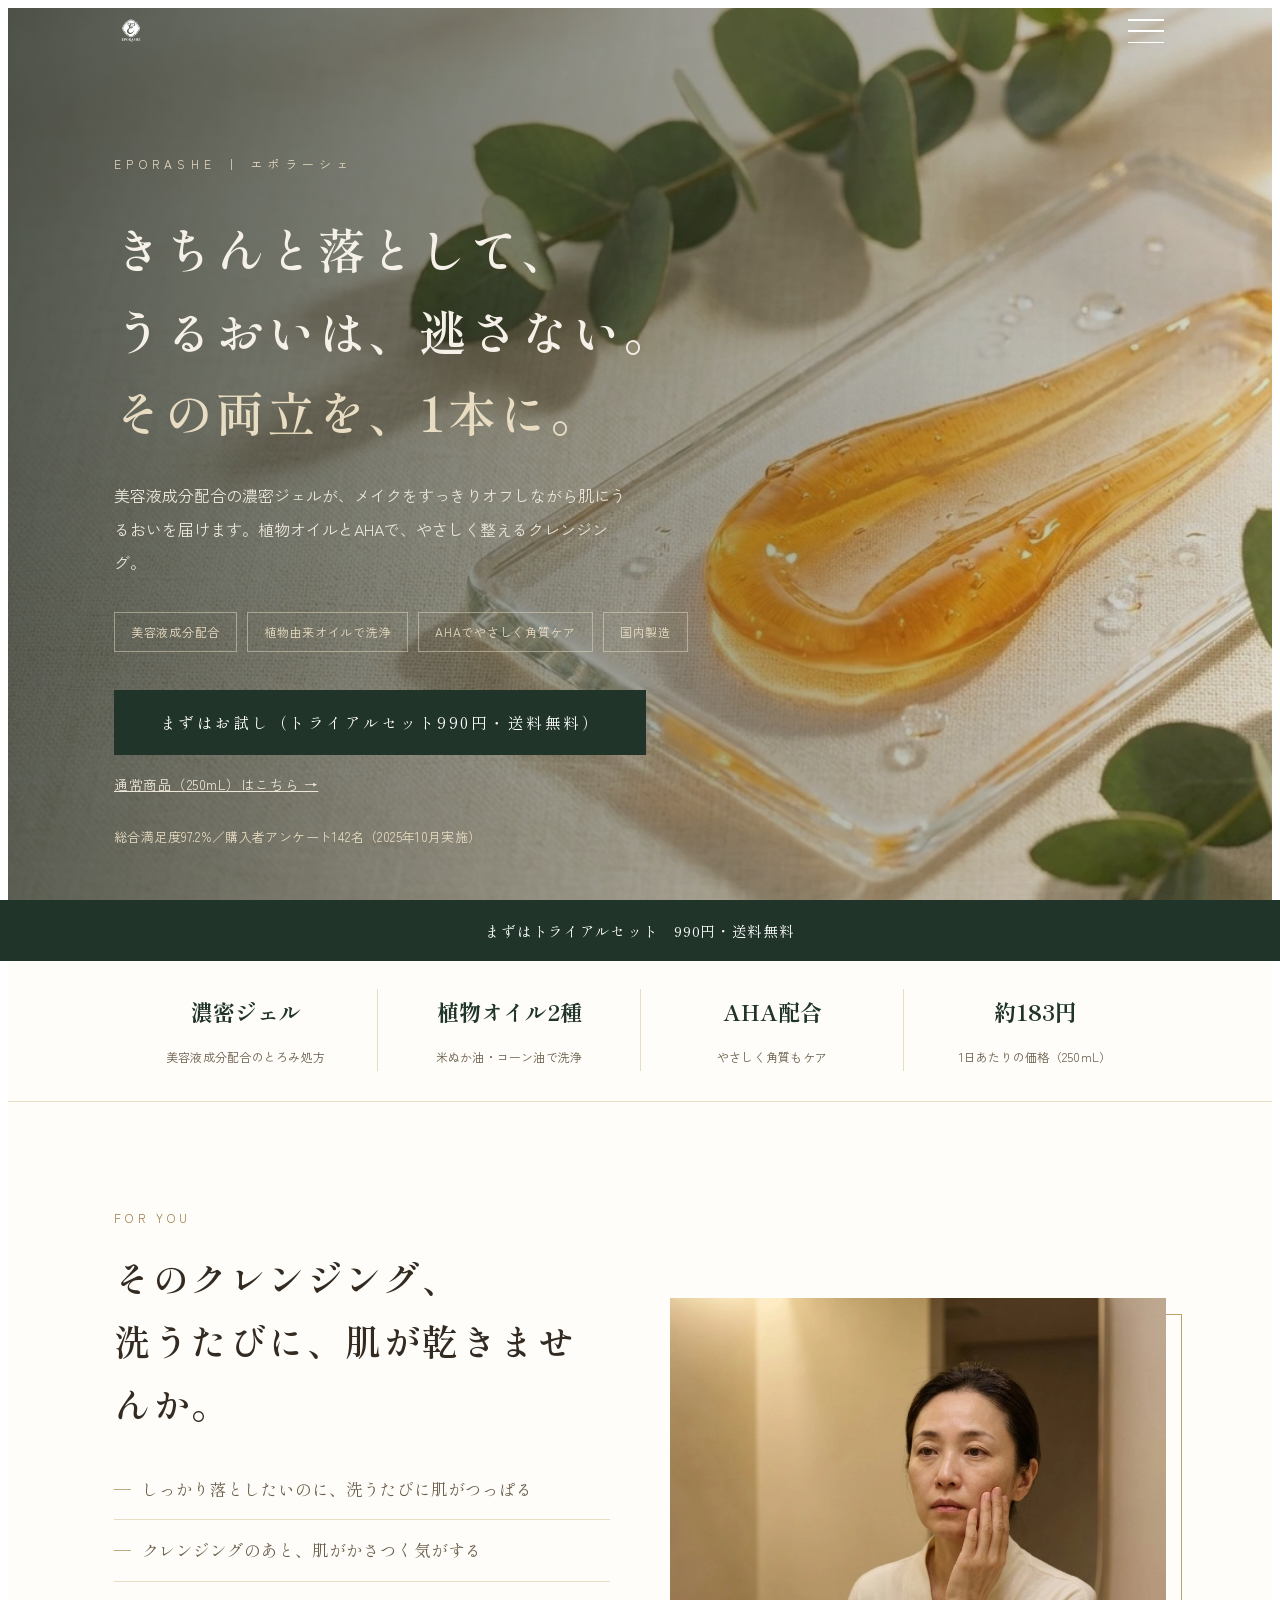
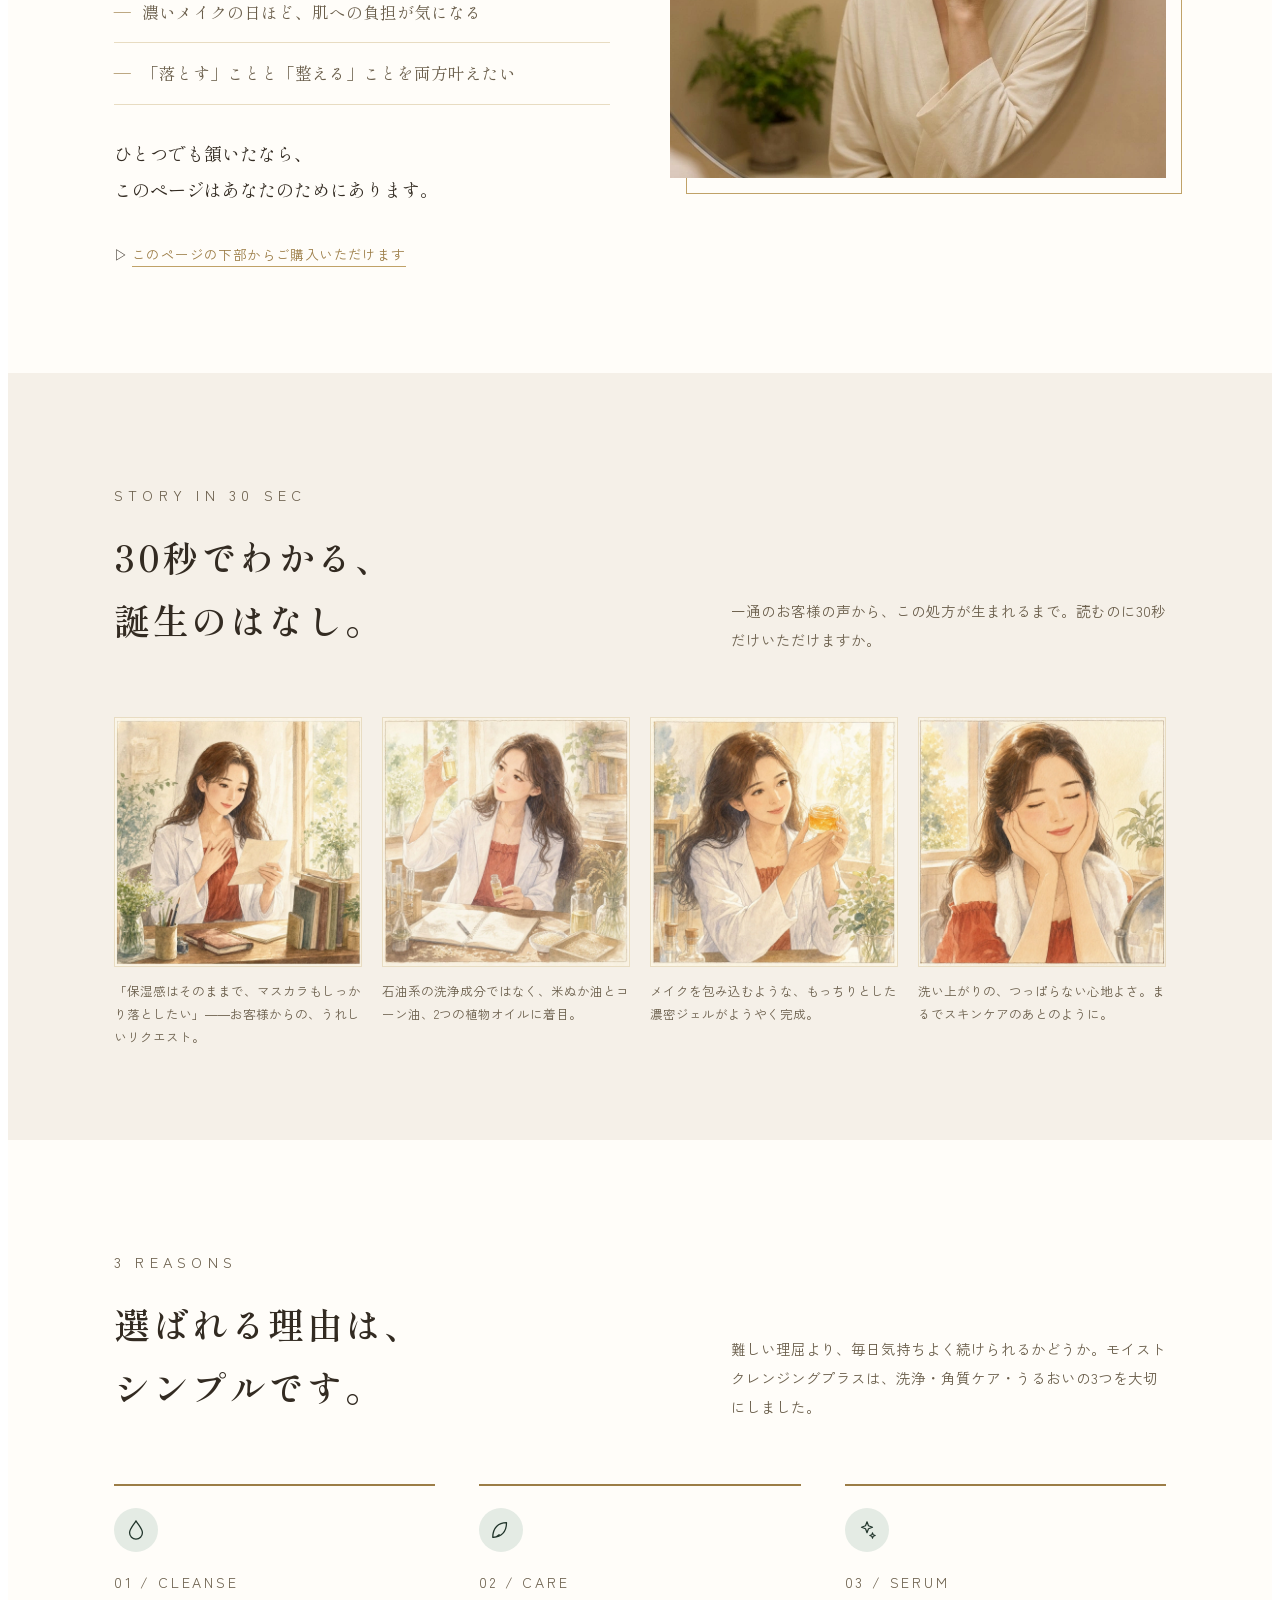
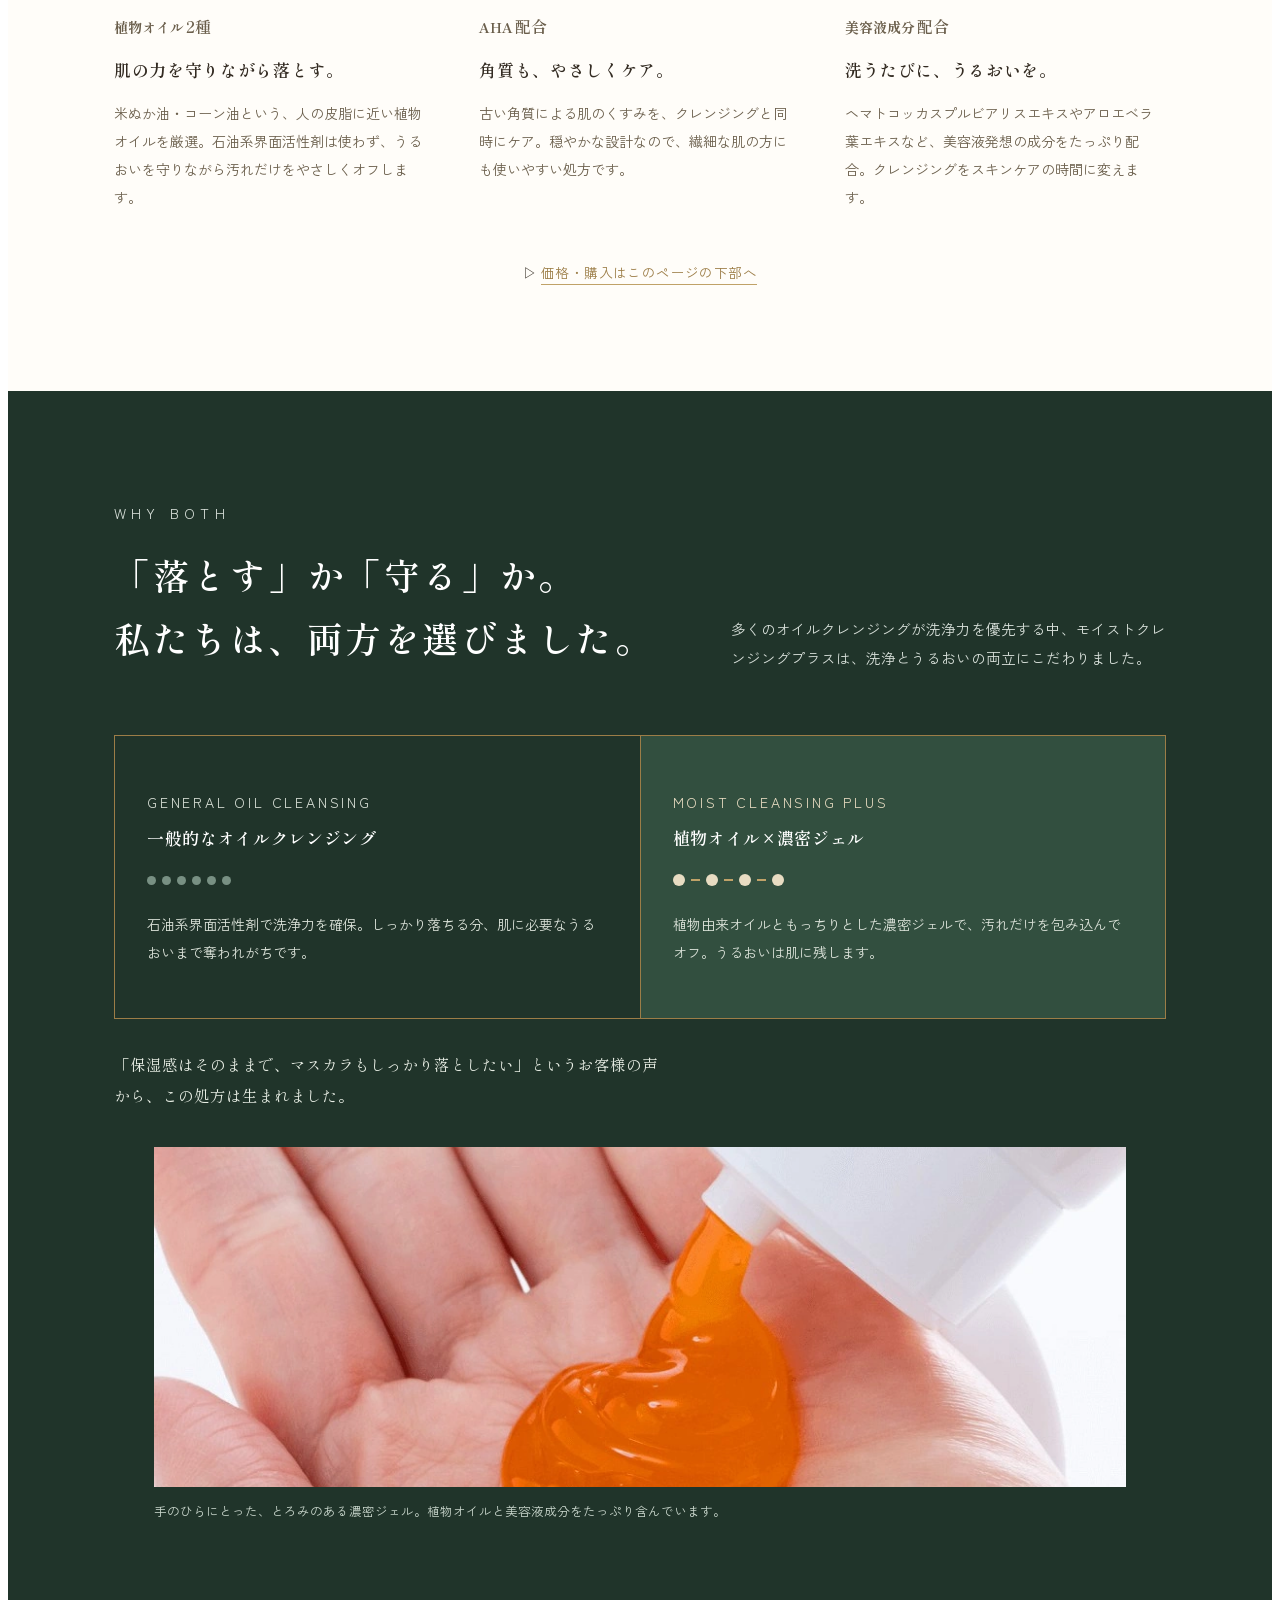
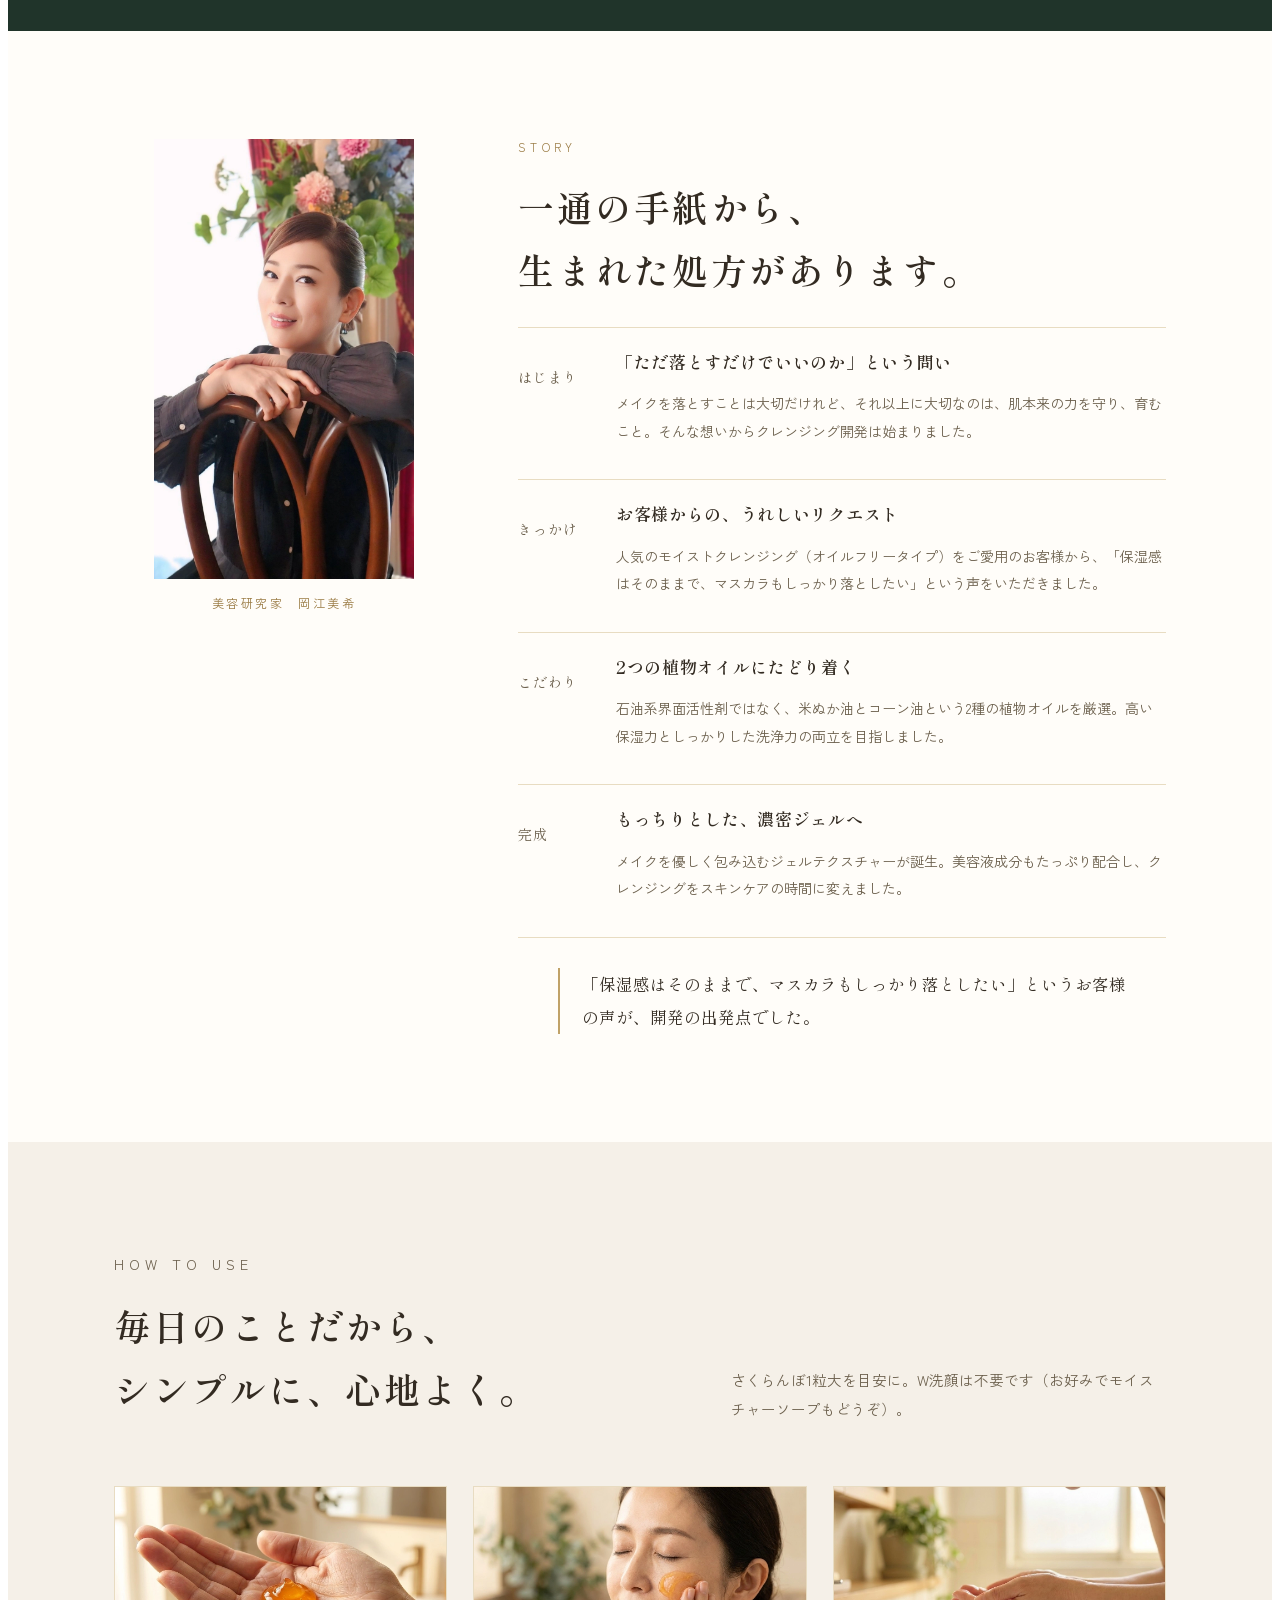
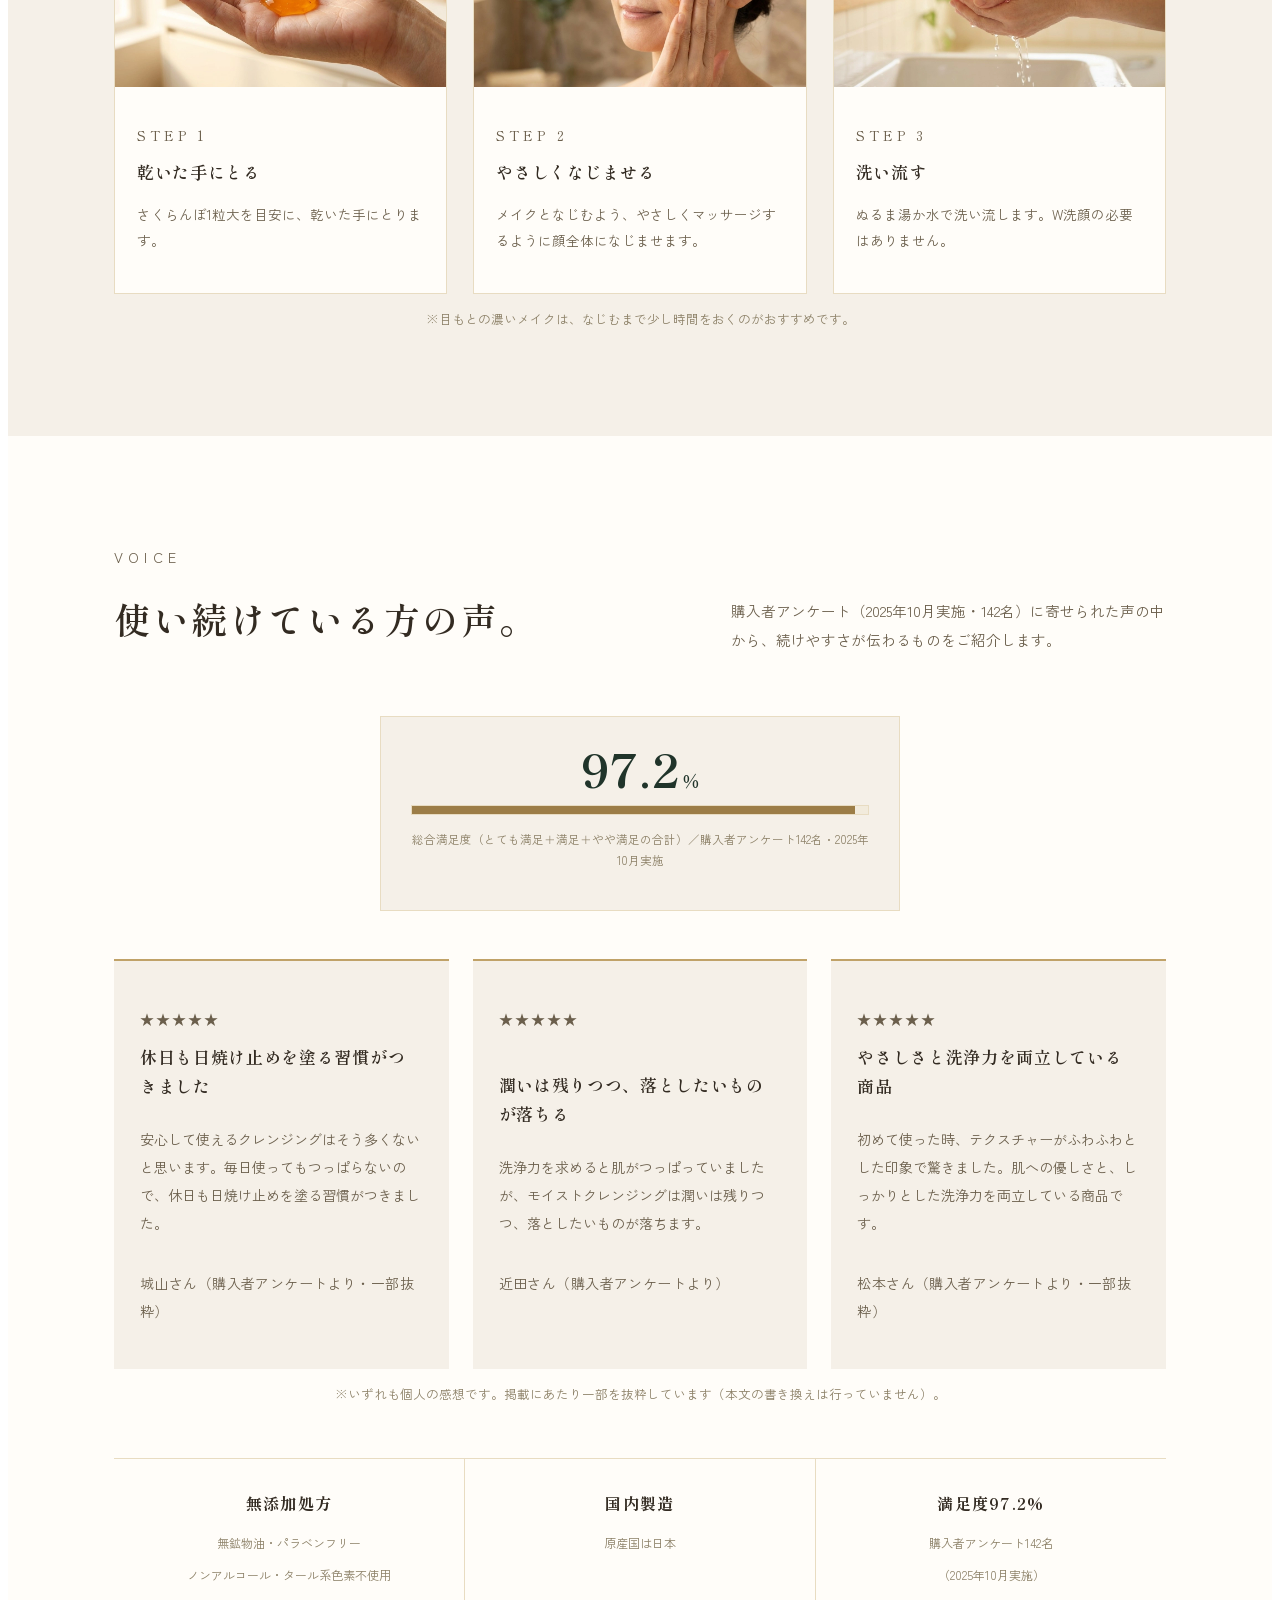
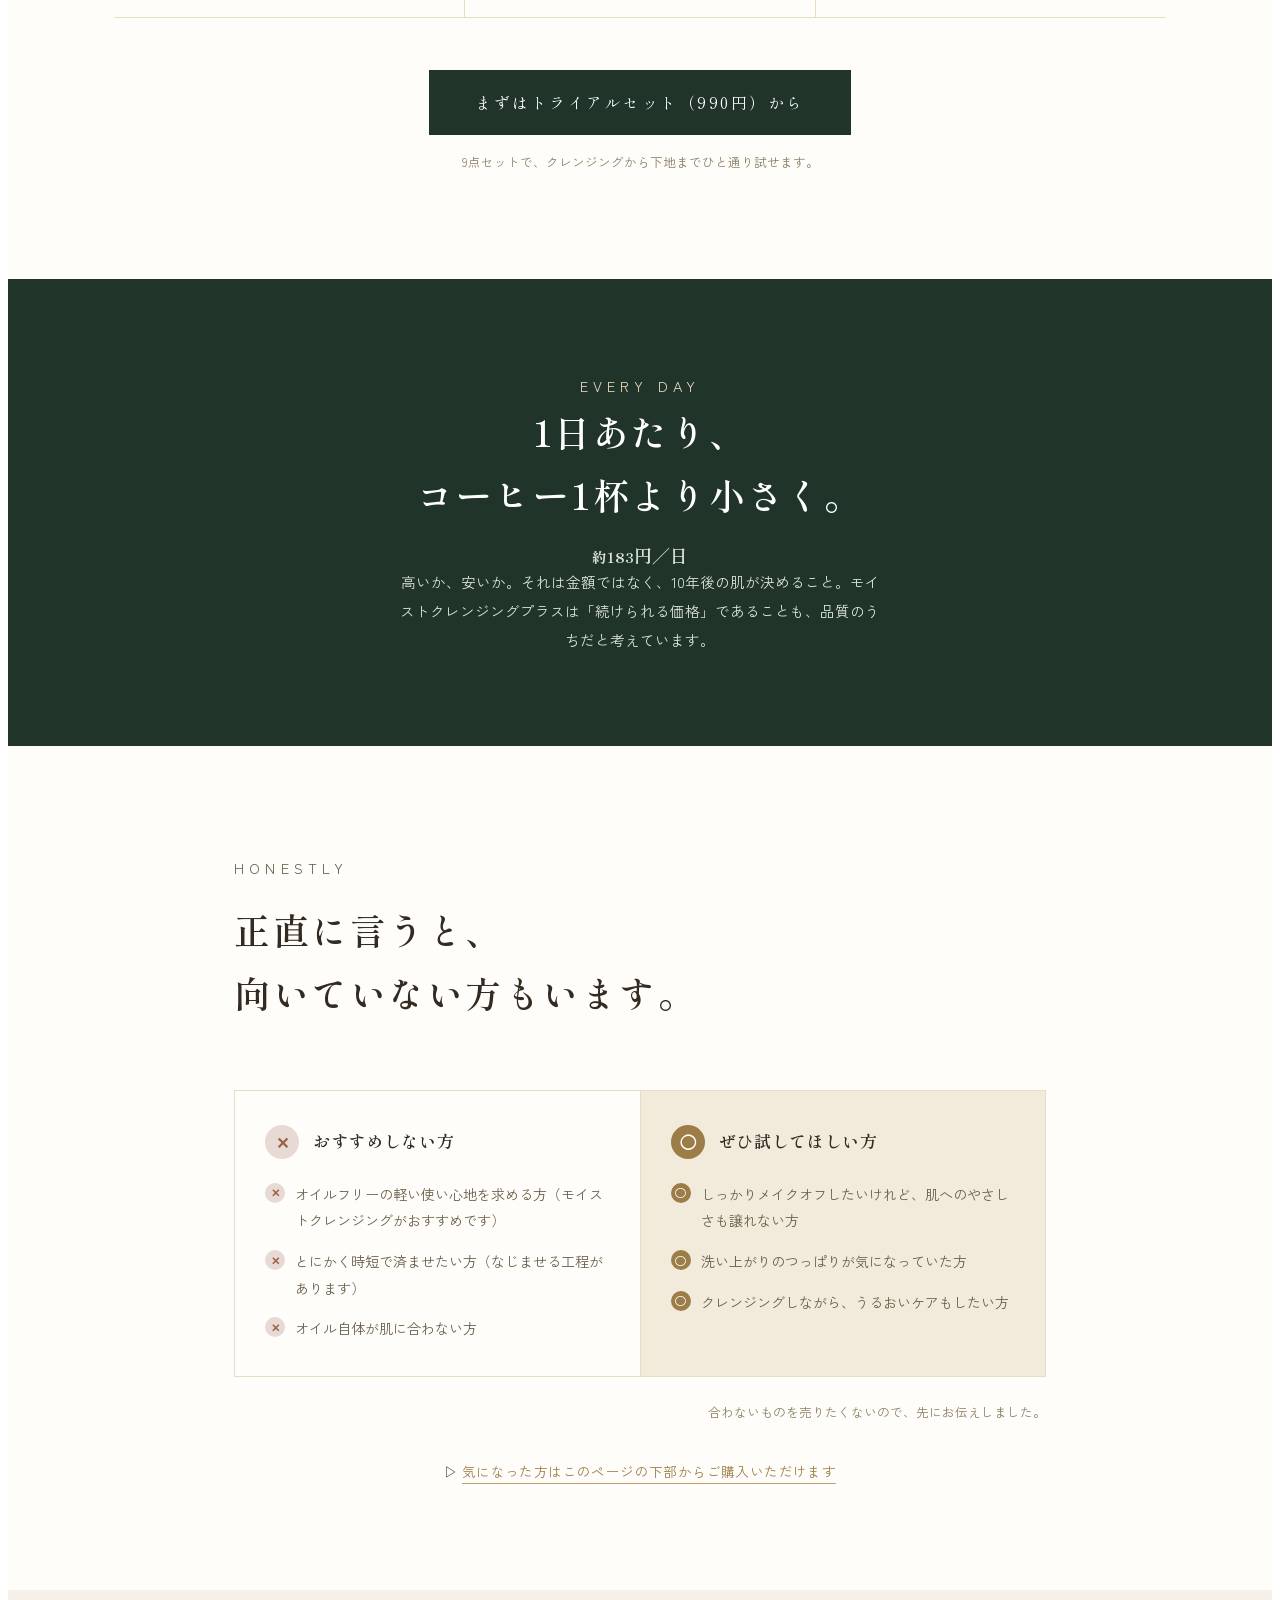
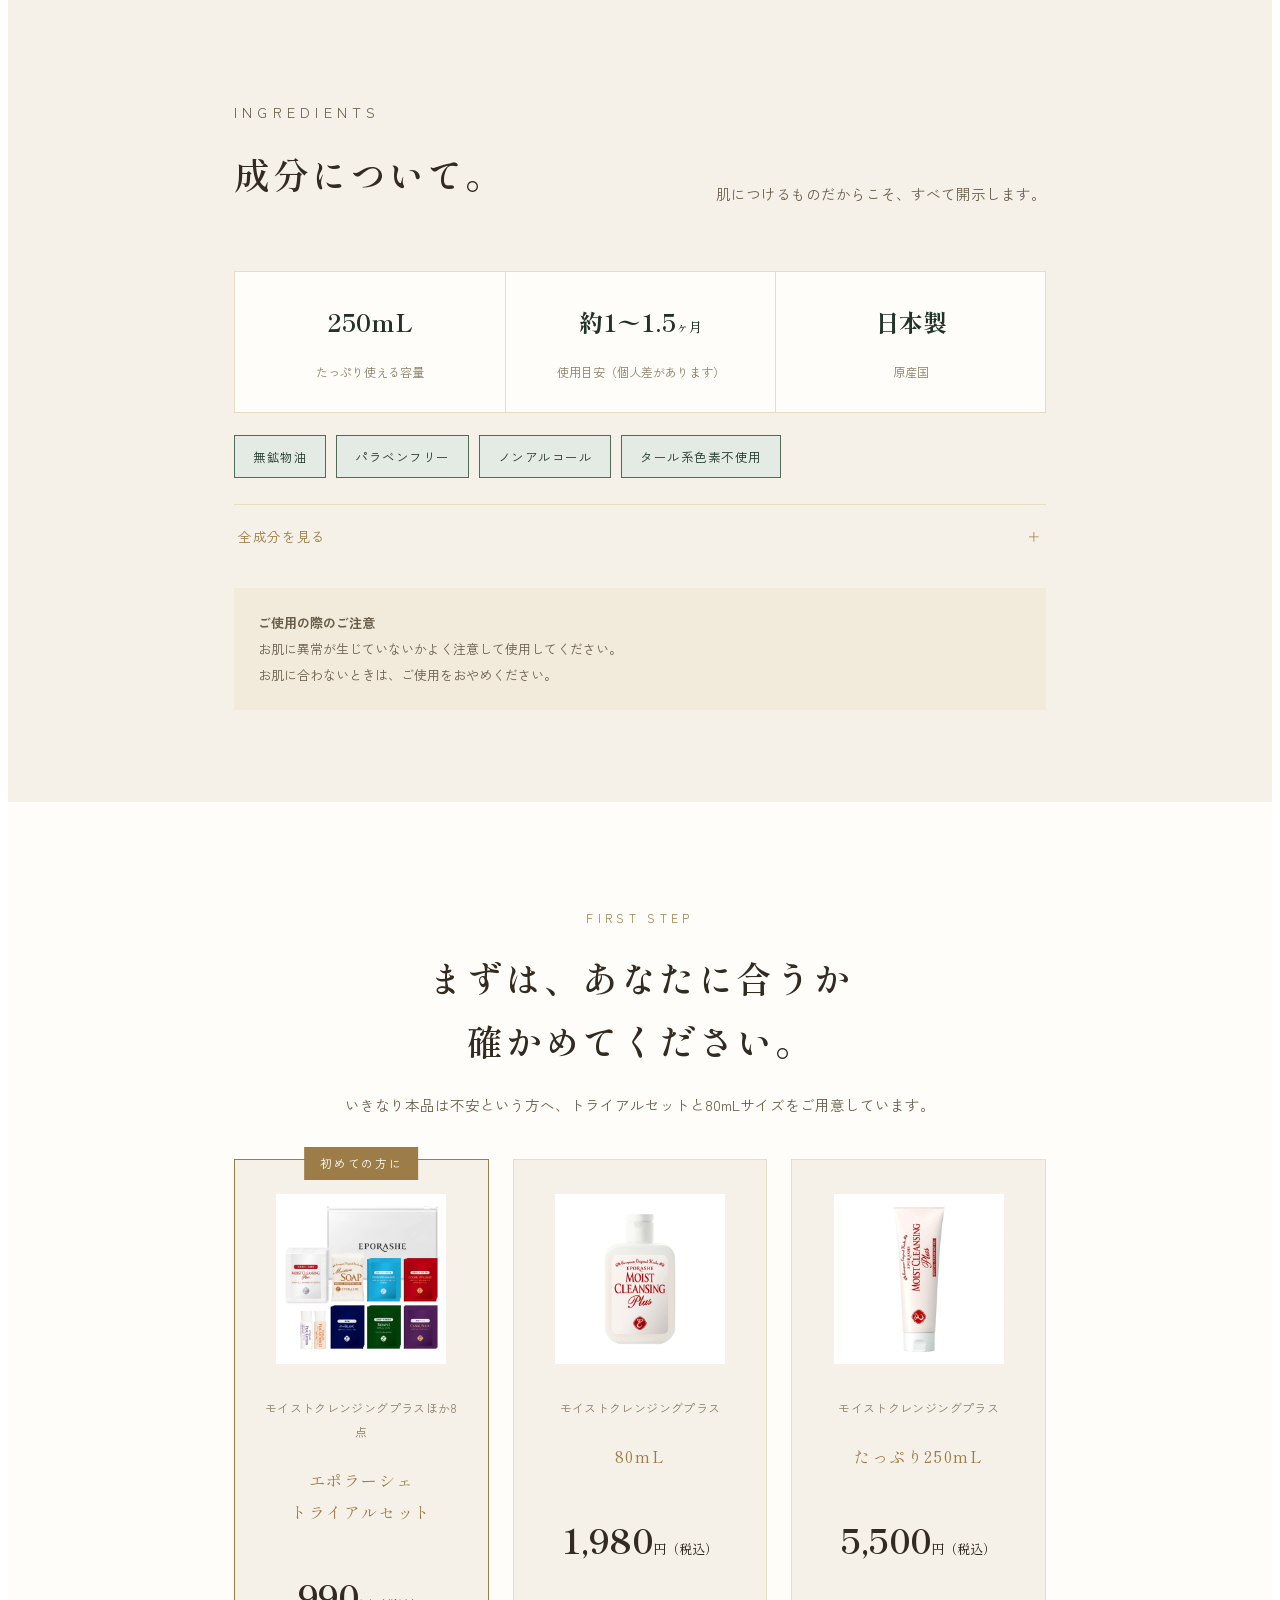
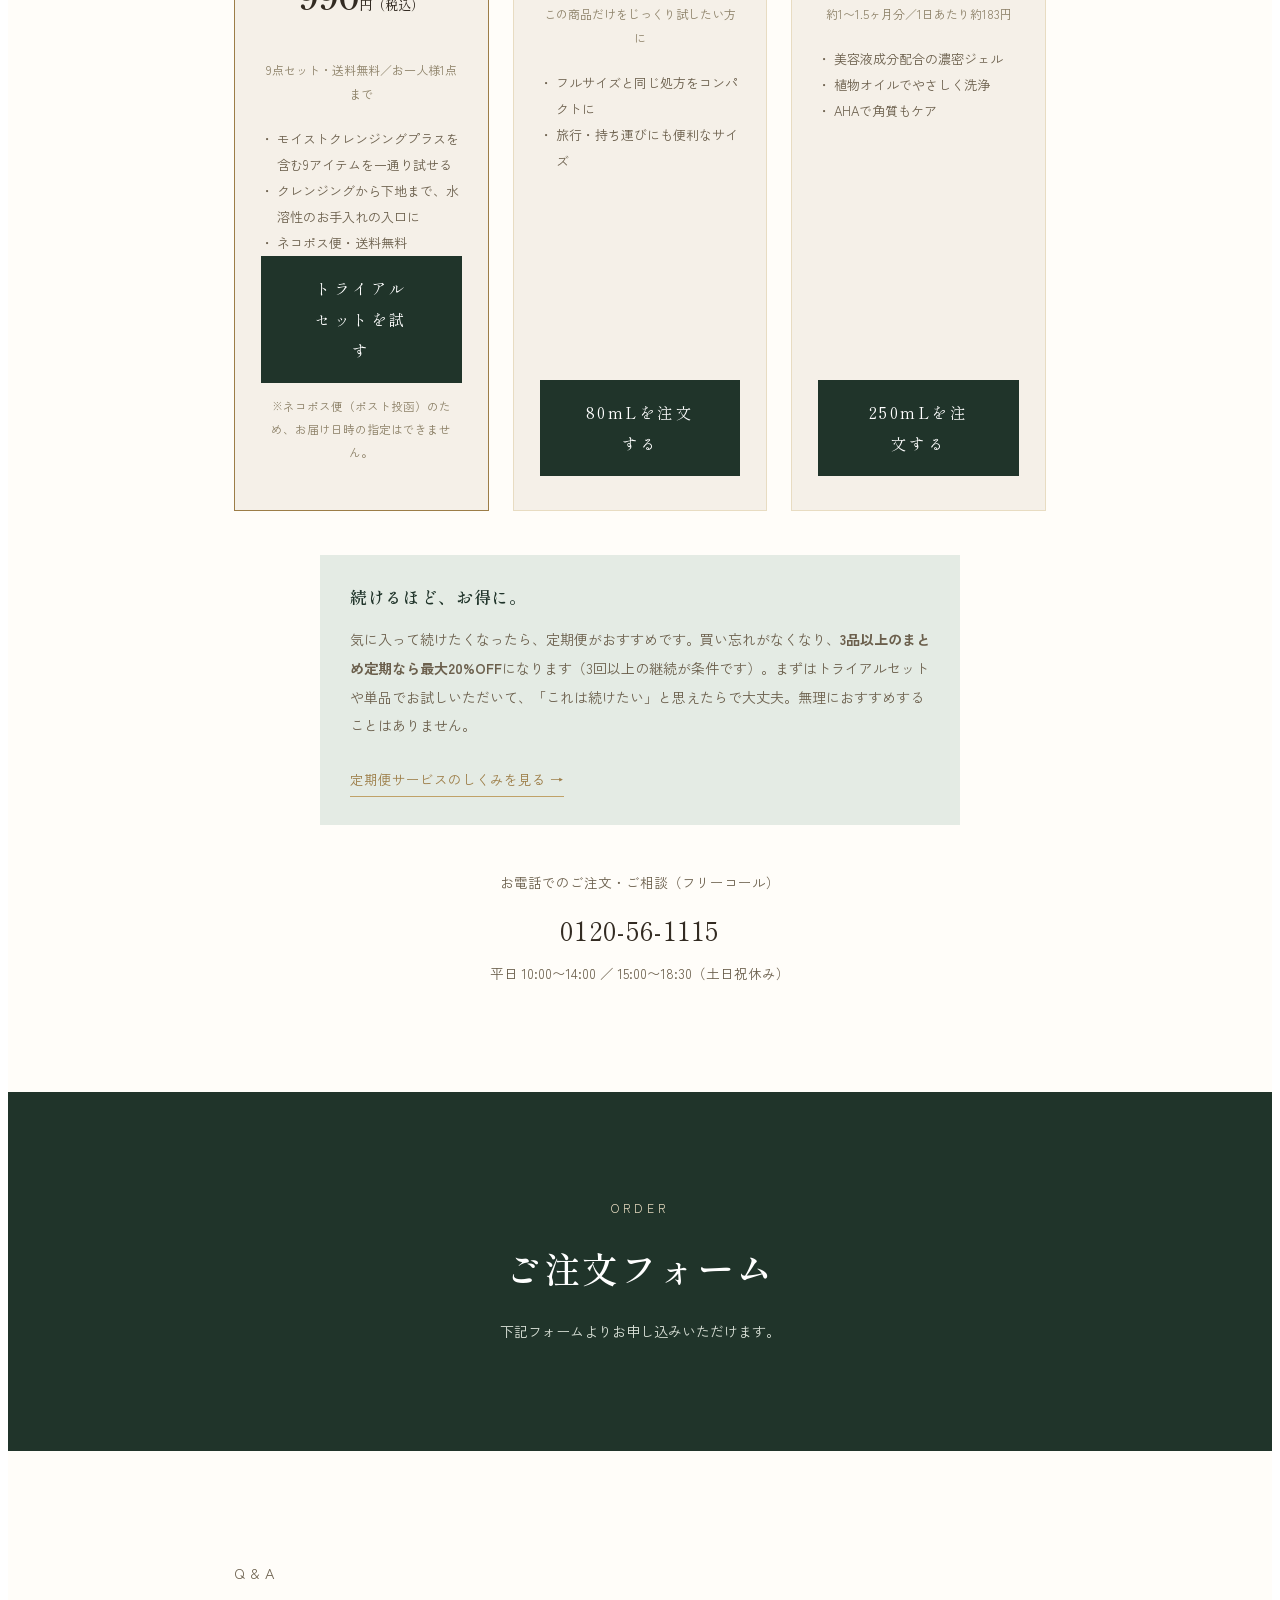
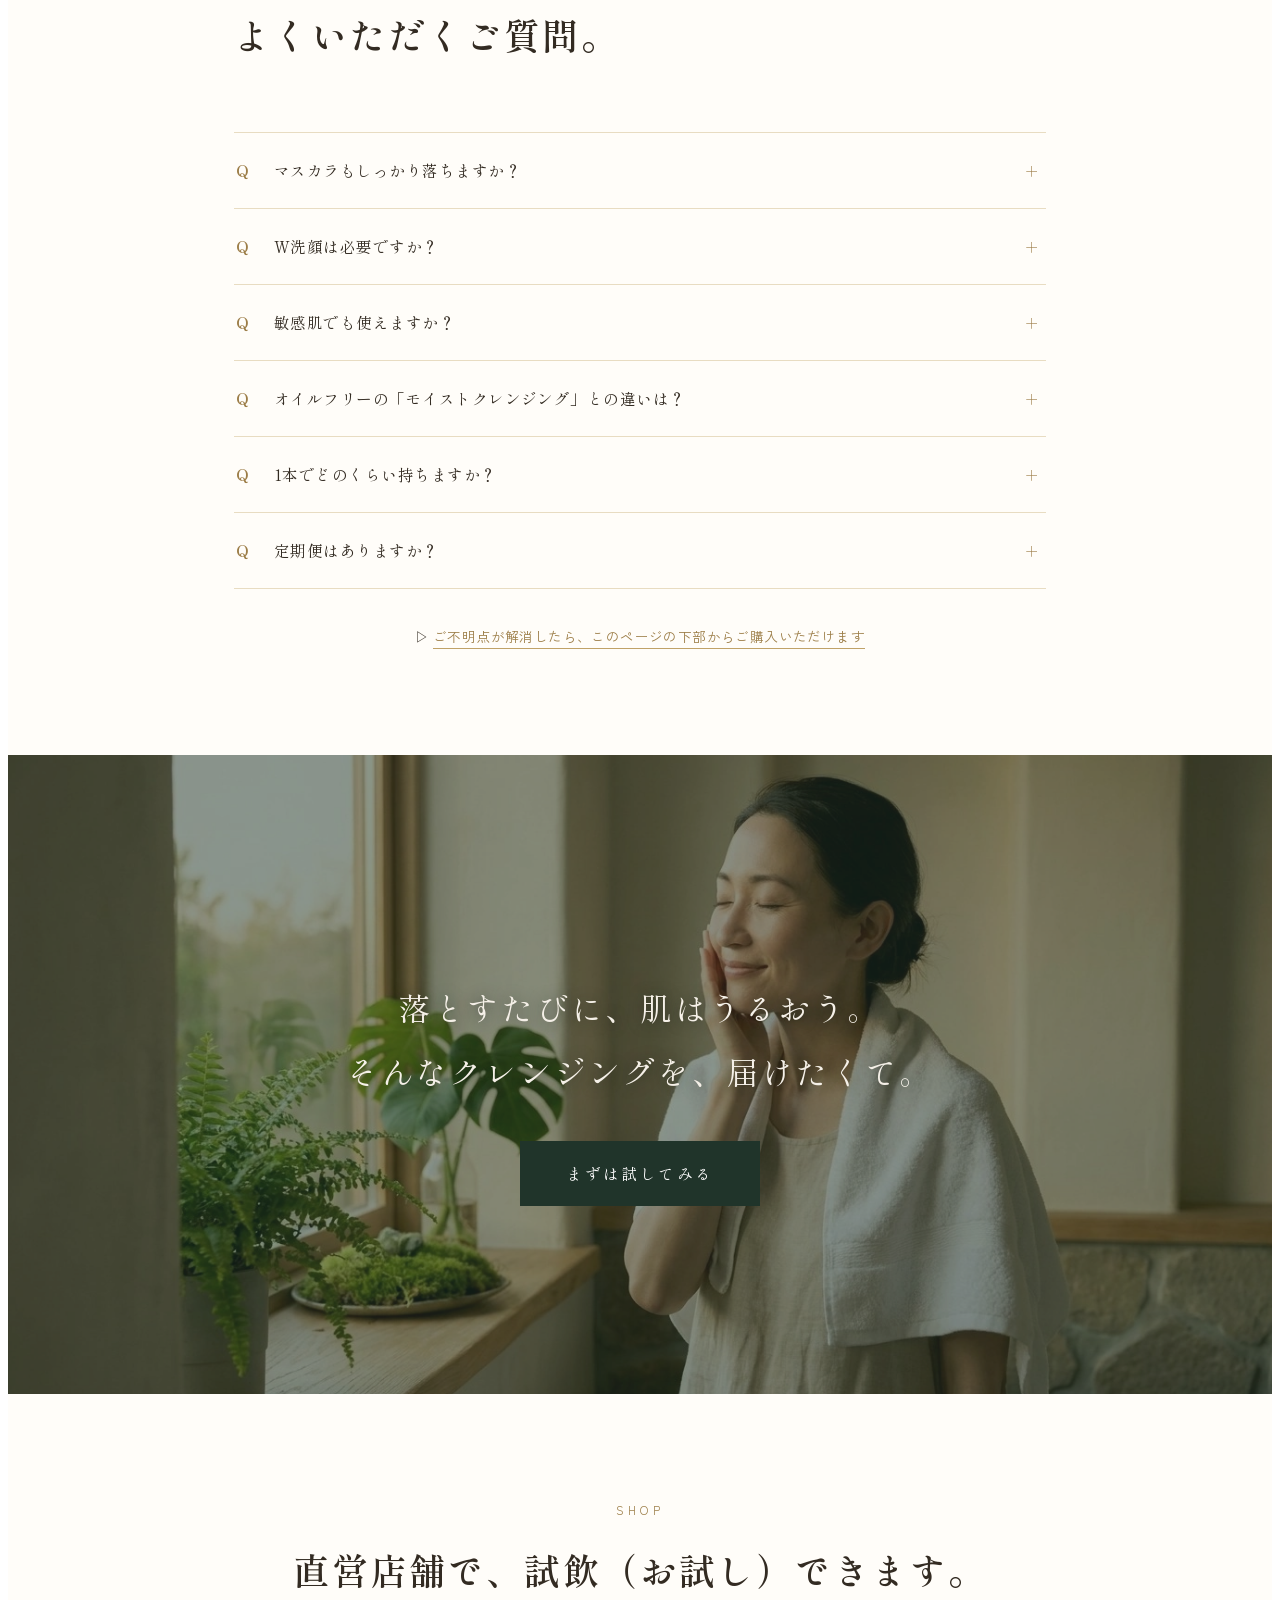
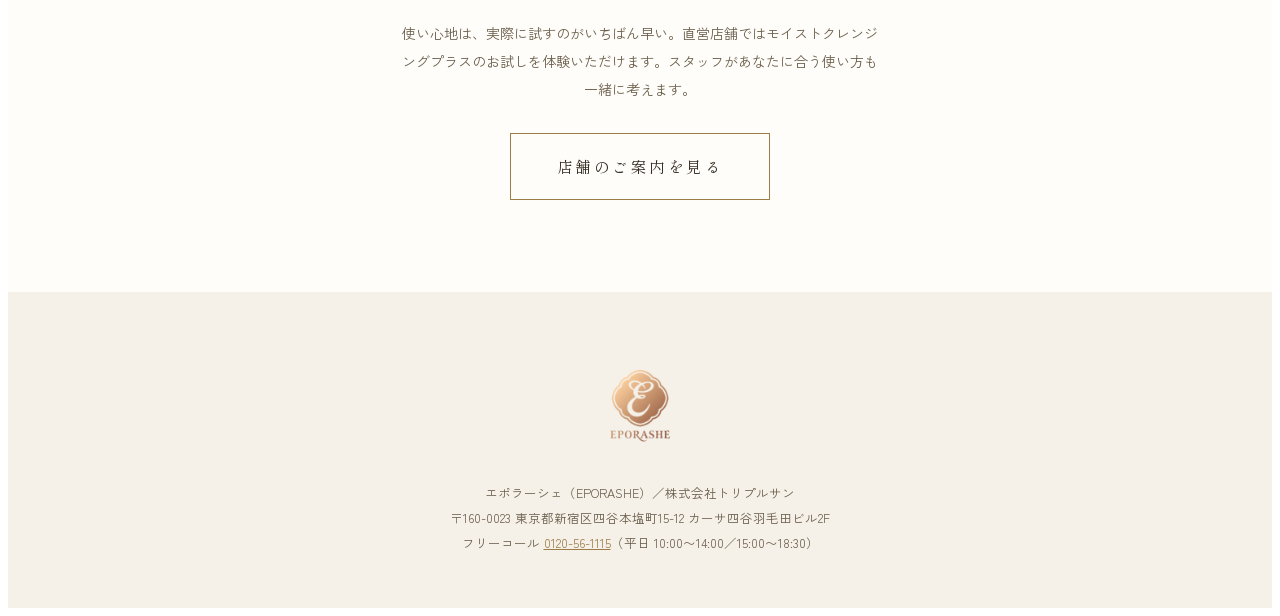
<file: index.html>
<!DOCTYPE html>
<html lang="ja">
<head>
<!-- ============================================================
  モイストクレンジングプラスLP / head 編集欄用
  ※ DOCTYPE・html・head・body タグは含めていません
============================================================ -->

<meta charset="UTF-8">
<meta name="viewport" content="width=device-width, initial-scale=1.0">

<title>モイストクレンジングプラス｜植物オイル×美容液成分の濃密ジェル｜エポラーシェ公式</title>
<meta name="description" content="洗いあがりは、まるでスキンケアのあとのしっとり感。米ぬか油・コーン油の植物オイルとAHAでやさしくメイクオフしながら、美容液成分でうるおいを届ける濃密クレンジングジェル。250mL 5,500円。トライアルセット990円・送料無料あり。">

<link rel="canonical" href="https://example.com/preview">

<!-- OGP -->
<meta property="og:type" content="product">
<meta property="og:site_name" content="エポラーシェ">
<meta property="og:title" content="モイストクレンジングプラス｜植物オイル×美容液成分の濃密ジェル｜エポラーシェ公式">
<meta property="og:description" content="洗いあがりは、まるでスキンケアのあとのしっとり感。植物オイルとAHAでやさしくメイクオフしながら、うるおいを届けるクレンジングジェル。">
<meta property="og:image" content="images/ogp.webp">
<meta property="og:url" content="https://example.com/preview">

<!-- Twitter Card -->
<meta name="twitter:card" content="summary_large_image">
<meta name="twitter:title" content="モイストクレンジングプラス｜植物オイル×美容液成分の濃密ジェル｜エポラーシェ公式">
<meta name="twitter:description" content="洗いあがりは、まるでスキンケアのあとのしっとり感。植物オイルとAHAでやさしくメイクオフしながら、うるおいを届けるクレンジングジェル。">
<meta name="twitter:image" content="images/ogp.webp">

<!-- Web フォント -->
<link rel="preconnect" href="https://fonts.googleapis.com">
<link rel="preconnect" href="https://fonts.gstatic.com" crossorigin>
<link rel="stylesheet" href="https://fonts.googleapis.com/css2?family=Shippori+Mincho:wght@500;600;700&family=Zen+Kaku+Gothic+New:wght@400;500;700&display=swap">

<!-- LP用スタイル -->
<style>
/* ============================================================
   モイストクレンジングプラスLP / style.css
   全セレクタを .ep-guide-page 配下に限定（ecforce要件）
============================================================ */

.ep-guide-page{
  --ivory:#F5F0E8;
  --paper:#FFFDF9;
  --ink:#332B22;
  --ink-soft:#6B5F4C;
  --ink-mist:#8C8067;
  --gold:#C0A268;
  --gold-light:#E8DCC2;
  --gold-pale:#F2EBDC;
  --gold-deep:#9C7D47;
  --green:#2E4A3A;
  --green-deep:#20342A;
  --green-soft:#4F6B58;
  --green-pale:#E4EBE4;

  font-family:'Zen Kaku Gothic New',sans-serif;
  background:var(--ivory);
  color:var(--ink);
  line-height:2;
  font-size:16px;
  -webkit-font-smoothing:antialiased;
  overflow-x:hidden;
}
.ep-guide-page *{box-sizing:border-box;}
.ep-guide-page img{max-width:100%;display:block;}
:where(.ep-guide-page) a{color:inherit;}
.ep-guide-page ul,.ep-guide-page dl{list-style:none;margin:0;padding:0;}

.ep-serif{font-family:'Shippori Mincho',serif;}
.ep-container{max-width:1100px;margin:0 auto;padding:0 24px;}
.ep-container-narrow{max-width:860px;margin:0 auto;padding:0 24px;}
.ep-sec{padding:92px 0;}
.ep-center{text-align:center;}
.ep-right{text-align:right;}

.ep-eyebrow{
  font-size:12px;letter-spacing:.36em;color:var(--gold-deep);
  margin-bottom:16px;text-transform:uppercase;
}
.ep-h2{
  font-family:'Shippori Mincho',serif;
  font-size:clamp(24px,3.6vw,36px);
  font-weight:600;letter-spacing:.07em;line-height:1.75;
  margin:0 0 18px;
}
.ep-h3{
  font-family:'Shippori Mincho',serif;
  font-size:17px;font-weight:600;letter-spacing:.04em;line-height:1.7;
  margin:0 0 10px;
}
.ep-sec-head{
  display:flex;justify-content:space-between;align-items:flex-end;gap:40px;
  flex-wrap:wrap;margin-bottom:48px;
}
.ep-sec-head p{color:var(--ink-soft);max-width:30em;font-size:14.5px;line-height:2;}
.ep-note{font-size:12.5px;color:var(--ink-mist);}

.ep-btn{
  display:inline-block;font-family:'Shippori Mincho',serif;
  font-size:15.5px;letter-spacing:.16em;padding:17px 46px;
  text-decoration:none;transition:all .25s ease;text-align:center;
}
.ep-btn-primary{background:var(--green-deep);color:#fff;}
.ep-btn-primary:hover{background:var(--gold-deep);}
.ep-btn-line{background:transparent;border:1px solid var(--gold-deep);color:var(--ink);}
.ep-btn-line:hover{background:var(--gold-deep);color:#fff;}
.ep-btn:focus-visible{outline:3px solid var(--gold);outline-offset:2px;}

/* ======== ヘッダー ======== */
.ep-header{
  position:fixed;top:0;left:0;right:0;z-index:100;
  padding:14px 0;background:rgba(32,52,42,.0);
  transition:background .3s ease;
}
.ep-header.is-scrolled{background:rgba(32,52,42,.94);}
.ep-header-inner{
  max-width:1100px;margin:0 auto;padding:0 24px;
  display:flex;align-items:center;justify-content:space-between;
}
.ep-header-logo img{height:34px;width:auto;}
.ep-burger{
  width:40px;height:32px;background:none;border:none;cursor:pointer;
  display:flex;flex-direction:column;justify-content:space-between;padding:4px 2px;
}
.ep-burger span{display:block;height:1.5px;width:100%;background:#fff;}

/* ======== ドロワー ======== */
.ep-drawer-overlay{
  position:fixed;inset:0;background:rgba(20,28,22,.5);z-index:150;
  opacity:0;visibility:hidden;transition:opacity .3s ease;
}
.ep-drawer-overlay.is-open{opacity:1;visibility:visible;}
.ep-drawer{
  position:fixed;top:0;right:0;bottom:0;width:min(320px,84vw);
  background:var(--green-deep);color:var(--ivory);z-index:160;
  padding:70px 34px 34px;transform:translateX(100%);transition:transform .32s ease;
  overflow-y:auto;
}
.ep-drawer.is-open{transform:translateX(0);}
.ep-drawer-close{
  position:absolute;top:20px;right:24px;background:none;border:none;
  color:#fff;font-size:26px;cursor:pointer;line-height:1;
}
.ep-drawer-nav li{border-bottom:1px solid rgba(255,255,255,.14);}
.ep-drawer-nav a{
  display:block;padding:16px 2px;font-size:14.5px;letter-spacing:.06em;
  text-decoration:none;color:var(--ivory);
}
.ep-drawer-cta{color:var(--gold-light) !important;font-family:'Shippori Mincho',serif;}
.ep-drawer-tel{margin-top:30px;font-size:12.5px;color:#D8E0DA;line-height:1.9;}
.ep-drawer-tel a{font-family:'Shippori Mincho',serif;font-size:19px;color:#fff;display:block;margin:6px 0;}

/* ======== ヒーロー ======== */
.ep-hero{position:relative;min-height:92vh;display:flex;align-items:center;background:var(--green-deep);overflow:hidden;}
.ep-hero-media{position:absolute;inset:0;}
.ep-hero-media img{width:100%;height:100%;object-fit:cover;opacity:.94;}
.ep-hero::after{
  content:"";position:absolute;inset:0;
  background:linear-gradient(100deg,rgba(20,30,24,.72) 0%,rgba(20,30,24,.42) 44%,rgba(20,30,24,.06) 100%);
}
.ep-hero-inner{position:relative;z-index:2;padding:132px 24px 96px;color:var(--ivory);width:100%;}
.ep-hero-brand{font-size:12px;letter-spacing:.44em;color:var(--gold-light);margin-bottom:26px;}
.ep-hero-title{
  font-family:'Shippori Mincho',serif;
  font-size:clamp(28px,4.8vw,48px);font-weight:600;line-height:1.7;letter-spacing:.06em;
  margin-bottom:26px;
}
.ep-l{display:inline-block;}
.ep-hero-title em{font-style:normal;color:var(--gold-light);}
.ep-hero-lead{font-size:clamp(14px,1.5vw,16px);color:#EBE6DA;max-width:32em;line-height:2.1;margin-bottom:32px;}
.ep-hero-badges{display:flex;flex-wrap:wrap;gap:10px;margin-bottom:38px;}
.ep-badge{
  font-size:12px;letter-spacing:.06em;padding:7px 16px;
  border:1px solid rgba(232,220,194,.5);color:var(--gold-light);
}
.ep-hero-actions{display:flex;flex-direction:column;align-items:flex-start;gap:16px;margin-bottom:26px;}
.ep-hero-textlink{font-size:13.5px;letter-spacing:.04em;text-decoration:underline;color:#EDE7D8;}
.ep-hero-proof{font-size:13px;color:var(--gold-light);letter-spacing:.03em;}

/* ======== クイック値バー ======== */
.ep-quick{background:var(--paper);border-bottom:1px solid var(--gold-light);}
.ep-quick-grid{
  display:grid;grid-template-columns:repeat(4,1fr);gap:0;
  padding:30px 24px;
}
.ep-quick-item{
  text-align:center;padding:0 14px;border-left:1px solid var(--gold-light);
}
.ep-quick-item:first-child{border-left:none;}
.ep-quick-item strong{
  display:block;font-family:'Shippori Mincho',serif;font-size:clamp(18px,2vw,22px);
  color:var(--green-deep);margin-bottom:6px;
}
.ep-quick-item span{font-size:12px;color:var(--ink-soft);letter-spacing:.02em;}

/* ======== 共感 ======== */
.ep-empathy{background:var(--paper);}
.ep-empathy-grid{display:grid;grid-template-columns:1fr 1fr;gap:60px;align-items:center;}
.ep-checklist{margin:24px 0 30px;}
.ep-check{
  font-family:'Shippori Mincho',serif;font-size:16.5px;line-height:1.85;
  padding:15px 0 15px 28px;position:relative;border-bottom:1px solid var(--gold-light);
  color:var(--ink-soft);
}
.ep-check::before{content:"—";position:absolute;left:0;color:var(--gold-deep);}
.ep-empathy-close{font-family:'Shippori Mincho',serif;font-size:18px;line-height:2;color:var(--ink);}
.ep-empathy-image{position:relative;}
.ep-empathy-image img{width:100%;height:480px;object-fit:cover;}
.ep-empathy-image::after{
  content:"";position:absolute;top:16px;left:16px;right:-16px;bottom:-16px;
  border:1px solid var(--gold);z-index:-1;
}

/* ======== 4コマ漫画 ======== */
.ep-manga{background:var(--ivory);}
.ep-manga-grid{display:grid;grid-template-columns:repeat(4,1fr);gap:20px;}
.ep-manga-item{margin:0;}
.ep-manga-frame{
  position:relative;width:100%;padding-top:100%;overflow:hidden;
  border:1px solid var(--gold-light);background:var(--paper);
}
.ep-manga-frame img{
  position:absolute;top:0;left:0;width:100%;height:100%;
  object-fit:cover;border:none;
}
.ep-manga-item figcaption{font-size:12.5px;color:var(--ink-soft);line-height:1.85;margin-top:12px;}

/* ======== 選ばれる理由 ======== */
.ep-reasons{background:var(--paper);}
.ep-reason-grid{display:grid;grid-template-columns:repeat(3,1fr);gap:44px;}
.ep-reason-card{border-top:2px solid var(--gold-deep);padding-top:22px;}
.ep-reason-icon{
  display:flex;align-items:center;justify-content:center;
  width:44px;height:44px;border-radius:50%;background:var(--green-pale);
  color:var(--green-deep);margin-bottom:16px;
}
.ep-reason-icon svg{width:22px;height:22px;}
.ep-reason-num{font-size:11.5px;letter-spacing:.2em;color:var(--gold-deep);margin-bottom:14px;}
.ep-reason-value{
  font-family:'Shippori Mincho',serif;font-size:clamp(30px,4vw,40px);
  font-weight:700;color:var(--green-deep);line-height:1.2;margin-bottom:14px;
}
.ep-reason-value small{font-size:16px;font-weight:600;margin-left:2px;}
.ep-reason-card p{font-size:14px;color:var(--ink-soft);line-height:2;}

/* ======== 独自性 / 逆説 ======== */
.ep-compare{background:var(--green-deep);color:var(--ivory);}
.ep-compare .ep-eyebrow{color:var(--gold-light);}
.ep-compare .ep-h2{color:#fff;}
.ep-compare .ep-sec-head p{color:#D8E0DA;}
.ep-compare-grid{
  display:grid;grid-template-columns:1fr 1fr;gap:1px;
  background:var(--gold-deep);border:1px solid var(--gold-deep);margin-top:8px;
}
.ep-compare-card{background:var(--green-deep);padding:38px 32px;}
.ep-compare-card.ep-featured{background:#324F3F;}
.ep-compare-label{font-size:11px;letter-spacing:.2em;color:#C9D6CC;margin-bottom:8px;}
.ep-compare-card.ep-featured .ep-compare-label{color:var(--gold-light);}
.ep-compare-card .ep-h3{color:#fff;}
.ep-compare-card p{font-size:14px;color:#DCE3DA;line-height:2;}
.ep-flow{display:flex;gap:6px;align-items:center;margin:18px 0 20px;height:20px;}
.ep-dot{width:9px;height:9px;border-radius:50%;background:#8FA79A;opacity:.8;}
.ep-featured .ep-dot{width:12px;height:12px;background:var(--gold-light);opacity:1;}
.ep-link{width:9px;height:2px;background:var(--gold);}
.ep-compare-note{
  font-family:'Shippori Mincho',serif;font-size:15.5px;line-height:2;
  color:#E7EDE4;margin-top:30px;max-width:36em;
}
.ep-proof{margin-top:36px;}
.ep-proof img{width:100%;height:340px;object-fit:cover;}
.ep-proof figcaption{font-size:12.5px;color:#C9D6CC;margin-top:12px;line-height:1.85;}

/* ======== 開発ストーリー ======== */
.ep-story{background:var(--paper);}
.ep-story-grid{display:grid;grid-template-columns:340px 1fr;gap:64px;align-items:start;}
.ep-story-photo{position:sticky;top:60px;}
.ep-story-photo img{width:100%;height:440px;object-fit:cover;}
.ep-story-photo figcaption{font-size:12px;letter-spacing:.2em;color:var(--gold-deep);margin-top:12px;text-align:center;}
.ep-timeline{margin:26px 0 30px;}
.ep-timeline-item{
  display:grid;grid-template-columns:76px 1fr;gap:22px;
  padding:20px 0;border-bottom:1px solid var(--gold-light);
}
.ep-timeline-item:first-child{border-top:1px solid var(--gold-light);}
.ep-timeline-year{font-family:'Shippori Mincho',serif;font-size:14px;color:var(--gold-deep);letter-spacing:.06em;padding-top:2px;}
.ep-timeline-item p{font-size:14px;color:var(--ink-soft);line-height:1.95;}
.ep-story-quote{
  font-family:'Shippori Mincho',serif;font-size:16.5px;line-height:2;color:var(--ink);
  border-left:2px solid var(--gold);padding-left:22px;margin-top:8px;
}

/* ======== 使い方 ======== */
.ep-howto{background:var(--ivory);}
.ep-howto-grid{display:grid;grid-template-columns:repeat(3,1fr);gap:26px;}
.ep-how-card{background:var(--paper);border:1px solid var(--gold-light);}
.ep-how-card img{width:100%;height:200px;object-fit:cover;}
.ep-how-body{padding:22px 22px 26px;}
.ep-kicker{font-family:'Shippori Mincho',serif;font-size:11.5px;letter-spacing:.3em;color:var(--gold-deep);margin-bottom:10px;}
.ep-how-body p{font-size:13.5px;color:var(--ink-soft);line-height:1.95;}

/* ======== セクションCTA（section-cta） ======== */
.ep-section-cta{margin-top:34px;font-size:13.5px;}
.ep-section-cta a{
  color:var(--gold-deep);text-decoration:none;
  border-bottom:1px solid var(--gold);padding-bottom:2px;
  letter-spacing:.03em;
}
.ep-section-cta a:hover{color:var(--ink);border-color:var(--ink);}
.ep-compare .ep-section-cta a{color:var(--gold-light);border-color:var(--gold);}
.ep-compare .ep-section-cta a:hover{color:#fff;}

/* ======== レビューグラフ ======== */
.ep-review-graph{
  max-width:520px;margin:0 auto 48px;text-align:center;
  padding:28px 30px;background:var(--ivory);border:1px solid var(--gold-light);
}
.ep-review-graph-num{
  font-family:'Shippori Mincho',serif;color:var(--green-deep);
  margin-bottom:14px;line-height:1;
}
.ep-review-graph-num strong{font-size:clamp(34px,4.5vw,46px);font-weight:700;}
.ep-review-graph-num span{font-size:18px;margin-left:2px;}
.ep-review-graph-bar{
  height:10px;background:var(--gold-pale);border:1px solid var(--gold-light);
  overflow:hidden;margin-bottom:14px;
}
.ep-review-graph-fill{height:100%;background:var(--gold-deep);}
.ep-review-graph-label{font-size:11.5px;color:var(--ink-mist);line-height:1.8;}

/* ======== お客様の声 ======== */
.ep-voices{background:var(--paper);}
.ep-voice-grid{display:grid;grid-template-columns:repeat(3,1fr);gap:24px;margin-bottom:8px;}
.ep-voice{background:var(--ivory);padding:30px 26px;border-top:2px solid var(--gold);display:flex;flex-direction:column;}
.ep-stars{color:var(--gold-deep);letter-spacing:2px;font-size:13px;margin-bottom:10px;}
.ep-voice p{font-size:14px;color:var(--ink-soft);line-height:2;flex:1;}
.ep-voice-meta{font-size:12px;color:var(--ink-mist);margin-top:18px;letter-spacing:.03em;}
.ep-trust{
  display:flex;justify-content:center;margin-top:52px;
  border-top:1px solid var(--gold-light);border-bottom:1px solid var(--gold-light);
}
.ep-trust-item{flex:1;text-align:center;padding:28px 16px;border-left:1px solid var(--gold-light);}
.ep-trust-item:first-child{border-left:none;}
.ep-trust-item strong{display:block;font-family:'Shippori Mincho',serif;font-size:16px;letter-spacing:.08em;margin-bottom:6px;}
.ep-trust-item span{font-size:12px;color:var(--ink-mist);line-height:1.8;}
.ep-midcta{text-align:center;margin-top:52px;}
.ep-microcopy{font-size:12.5px;color:var(--ink-mist);margin-top:14px;}

/* ======== コスパ ======== */
.ep-cost{background:var(--green-deep);color:var(--ivory);text-align:center;}
.ep-cost .ep-eyebrow{color:var(--gold-light);}
.ep-cost .ep-h2{color:#fff;}
.ep-cost-value{
  font-family:'Shippori Mincho',serif;font-size:clamp(40px,6vw,64px);
  color:var(--gold-light);font-weight:700;line-height:1.3;margin:10px 0 16px;
}
.ep-cost-value small{font-size:18px;font-weight:600;}
.ep-cost p{color:#DCE3DA;max-width:34em;margin:0 auto;font-size:14.5px;}

/* ======== 向き不向き ======== */
.ep-fit{background:var(--paper);}
.ep-fit-grid{display:grid;grid-template-columns:1fr 1fr;gap:1px;background:var(--gold-light);border:1px solid var(--gold-light);margin-top:8px;}
.ep-fit-card{background:var(--paper);padding:34px 30px;}
.ep-fit-card.ep-good{background:var(--gold-pale);}
.ep-fit-head{display:flex;align-items:center;gap:14px;margin-bottom:22px;}
.ep-fit-head .ep-h3{margin:0;}
.ep-fit-mark{
  flex:none;width:34px;height:34px;border-radius:50%;
  display:flex;align-items:center;justify-content:center;
  font-family:'Shippori Mincho',serif;font-size:16px;font-weight:700;
}
.ep-mark-no{background:#E7D9D3;color:#9C6248;}
.ep-mark-yes{background:var(--gold-deep);color:#fff;}
.ep-fit-list li{
  font-size:14px;color:var(--ink-soft);line-height:1.9;
  display:flex;gap:10px;margin-bottom:14px;
}
.ep-fit-list li:last-child{margin-bottom:0;}
.ep-fit-icon{
  flex:none;width:20px;height:20px;border-radius:50%;
  display:flex;align-items:center;justify-content:center;
  font-size:11px;font-weight:700;margin-top:2px;
}
.ep-icon-no{background:#E7D9D3;color:#9C6248;}
.ep-icon-yes{background:var(--gold-deep);color:#fff;}
.ep-note.ep-right{margin-top:22px;}

/* ======== 成分 ======== */
.ep-spec{background:var(--ivory);}
.ep-spec-stats{
  display:grid;grid-template-columns:repeat(3,1fr);gap:0;
  background:var(--paper);border:1px solid var(--gold-light);margin-top:6px;
}
.ep-spec-stat{text-align:center;padding:26px 16px;border-left:1px solid var(--gold-light);}
.ep-spec-stat:first-child{border-left:none;}
.ep-spec-stat strong{
  display:block;font-family:'Shippori Mincho',serif;font-size:clamp(18px,2.2vw,24px);
  color:var(--green-deep);margin-bottom:8px;
}
.ep-spec-stat strong small{font-size:13px;font-weight:500;}
.ep-spec-stat span{font-size:12px;color:var(--ink-mist);}
.ep-spec-badges{display:flex;flex-wrap:wrap;gap:10px;margin-top:22px;}
.ep-spec-badge{
  font-size:12.5px;letter-spacing:.04em;color:var(--green-deep);
  background:var(--green-pale);border:1px solid var(--green-soft);
  padding:8px 18px;
}
.ep-ingredients{margin-top:26px;border-top:1px solid var(--gold-light);}
.ep-ingredients summary{
  padding:18px 30px 18px 4px;cursor:pointer;list-style:none;position:relative;
  font-size:13.5px;letter-spacing:.05em;color:var(--gold-deep);
}
.ep-ingredients summary::-webkit-details-marker{display:none;}
.ep-ingredients summary::after{content:"＋";position:absolute;right:4px;top:18px;color:var(--gold-deep);}
.ep-ingredients[open] summary::after{content:"−";}
.ep-ingredients p{
  font-size:12.5px;color:var(--ink-mist);line-height:2.1;
  padding:0 4px 22px;
}
.ep-caution{
  margin-top:20px;padding:22px 24px;background:var(--gold-pale);
  font-size:13px;color:var(--ink-soft);line-height:2;
}

/* ======== 商品ラインナップ ======== */
.ep-offer{background:var(--paper);}
.ep-offer-lead{text-align:center;color:var(--ink-soft);font-size:14.5px;margin-bottom:40px;}
.ep-offer-grid{
  display:grid;grid-template-columns:repeat(auto-fit,minmax(230px,1fr));gap:24px;margin-bottom:44px;
}
.ep-offer-card{
  background:var(--ivory);border:1px solid var(--gold-light);padding:34px 26px;
  text-align:center;position:relative;display:flex;flex-direction:column;
}
.ep-offer-card.ep-trial{border:1px solid var(--gold-deep);}
.ep-ribbon{
  position:absolute;top:-13px;left:50%;transform:translateX(-50%);
  background:var(--gold-deep);color:#fff;font-size:11.5px;letter-spacing:.14em;
  padding:5px 16px;white-space:nowrap;
}
.ep-offer-img{width:100%;height:170px;object-fit:contain;margin-bottom:20px;}
.ep-offer-name{font-size:12px;color:var(--ink-mist);letter-spacing:.03em;margin-bottom:4px;}
.ep-offer-plan{font-family:'Shippori Mincho',serif;font-size:16px;letter-spacing:.1em;color:var(--gold-deep);margin-bottom:12px;}
.ep-offer-price{font-family:'Shippori Mincho',serif;font-size:clamp(26px,3vw,34px);font-weight:700;line-height:1.3;}
.ep-offer-price small{font-size:13px;font-weight:500;}
.ep-offer-sub{font-size:12px;color:var(--ink-mist);margin:6px 0 20px;}
.ep-offer-list{font-size:13px;color:var(--ink-soft);line-height:2;margin-bottom:22px;text-align:left;padding:0 4px;flex:1;}
.ep-offer-list li{padding-left:16px;position:relative;}
.ep-offer-list li::before{content:"・";position:absolute;left:0;}
.ep-micro{font-size:11.5px;color:var(--ink-mist);margin-top:12px;}
.ep-teiki{max-width:640px;margin:0 auto;background:var(--green-pale);padding:28px 30px;font-size:14px;color:var(--ink-soft);line-height:2.05;}
.ep-teiki .ep-h3{color:var(--green-deep);}
.ep-teiki a{display:inline-block;margin-top:12px;font-size:13.5px;color:var(--gold-deep);text-decoration:none;border-bottom:1px solid var(--gold);padding-bottom:2px;}
.ep-teiki a:hover{color:var(--ink);}
.ep-tel{margin-top:44px;text-align:center;font-size:13.5px;color:var(--ink-soft);}
.ep-tel a{font-family:'Shippori Mincho',serif;font-size:26px;letter-spacing:.05em;color:var(--ink);display:block;margin:8px 0 4px;text-decoration:none;}

/* ======== フォーム導入見出し ======== */
.ep-formlead{background:var(--green-deep);color:var(--ivory);}
.ep-formlead .ep-eyebrow{color:var(--gold-light);}
.ep-formlead .ep-h2{color:#fff;}
.ep-formlead-text{color:#DCE3DA;font-size:14px;}

/* ======== Q&A ======== */
.ep-faq{background:var(--paper);}
.ep-qa{border-bottom:1px solid var(--gold-light);}
.ep-qa:first-of-type{border-top:1px solid var(--gold-light);}
.ep-qa summary{
  font-family:'Shippori Mincho',serif;font-size:15.5px;padding:22px 36px 22px 40px;
  cursor:pointer;position:relative;letter-spacing:.03em;list-style:none;
}
.ep-qa summary::-webkit-details-marker{display:none;}
.ep-qa summary::before{content:"Q";position:absolute;left:2px;top:22px;font-family:'Shippori Mincho',serif;color:var(--gold-deep);font-weight:700;}
.ep-qa summary::after{content:"＋";position:absolute;right:6px;top:22px;color:var(--gold-deep);transition:transform .25s ease;}
.ep-qa[open] summary::after{content:"−";}
.ep-qa-a{padding:0 36px 24px 40px;font-size:13.5px;color:var(--ink-soft);line-height:2;position:relative;}
.ep-qa-a::before{content:"A";position:absolute;left:2px;top:0;font-family:'Shippori Mincho',serif;color:var(--gold);font-weight:700;font-size:15px;}

/* ======== 最終メッセージ ======== */
.ep-final{position:relative;background:var(--green-deep);color:var(--ivory);text-align:center;overflow:hidden;}
.ep-final-bg{position:absolute;inset:0;width:100%;height:100%;object-fit:cover;opacity:.48;}
.ep-final > .ep-container-narrow{position:relative;z-index:2;padding-top:96px;padding-bottom:96px;}
.ep-final-msg{
  font-family:'Shippori Mincho',serif;font-size:clamp(21px,3.2vw,32px);
  line-height:2;letter-spacing:.08em;margin-bottom:38px;
  text-shadow:0 1px 14px rgba(20,30,24,.6);
}

/* ======== 直営店案内 ======== */
.ep-shop{background:var(--paper);}
.ep-shop-text{color:var(--ink-soft);max-width:34em;margin:0 auto 30px;font-size:14px;}

/* ======== フッター ======== */
.ep-footer{max-width:1100px;margin:0 auto;padding:60px 24px 40px;text-align:center;}
.ep-footer-logo{margin:0 auto 18px;}
.ep-footer-text{font-size:12.5px;color:var(--ink-soft);line-height:2;}
.ep-footer-text a{color:var(--gold-deep);}

/* ======== 追従CTA（スマホ） ======== */
.ep-sticky{
  position:fixed;left:0;right:0;bottom:0;z-index:90;
  background:var(--green-deep);
  transform:translateY(100%);transition:transform .3s ease;
}
.ep-sticky.show{transform:translateY(0);}
.ep-sticky a{
  display:block;text-align:center;padding:16px 12px;color:#fff;
  font-family:'Shippori Mincho',serif;font-size:14.5px;letter-spacing:.05em;text-decoration:none;
}

/* ======== トップへ戻る ======== */
.ep-totop{
  position:fixed;right:18px;bottom:78px;z-index:80;
  width:42px;height:42px;background:rgba(46,74,58,.86);color:#fff;border:none;
  cursor:pointer;font-size:13px;opacity:0;visibility:hidden;transition:opacity .3s ease;
}
.ep-totop.show{opacity:1;visibility:visible;}

/* ======== スクロールリビール ======== */
.ep-reveal{opacity:0;transform:translateY(24px);transition:opacity .7s ease,transform .7s ease;}
.ep-reveal.on{opacity:1;transform:translateY(0);}
@media (prefers-reduced-motion:reduce){
  .ep-reveal{opacity:1;transform:none;transition:none;}
}

/* ======== キャンペーン差し込み枠 ======== */
.ep-campaign{background:var(--green-deep);color:var(--ivory);padding:20px 0;text-align:center;font-size:13.5px;}

/* ============================================================
   レスポンシブ
============================================================ */
@media (max-width:1024px){
  .ep-story-grid{grid-template-columns:1fr;}
  .ep-story-photo{position:static;}
  .ep-story-photo img{height:340px;}
}
@media (max-width:768px){
  .ep-sec{padding:64px 0;}
  .ep-empathy-grid{grid-template-columns:1fr;gap:32px;}
  .ep-empathy-image img{height:320px;}
  .ep-manga-grid{grid-template-columns:repeat(2,1fr);gap:14px;}
  .ep-reason-grid{grid-template-columns:1fr;gap:34px;}
  .ep-compare-grid{grid-template-columns:1fr;}
  .ep-howto-grid{grid-template-columns:1fr;}
  .ep-voice-grid{grid-template-columns:1fr;}
  .ep-trust{flex-direction:column;}
  .ep-trust-item{border-left:none;border-top:1px solid var(--gold-light);}
  .ep-trust-item:first-child{border-top:none;}
  .ep-fit-grid{grid-template-columns:1fr;}
  .ep-spec-stats{grid-template-columns:1fr;}
  .ep-spec-stat{border-left:none;border-top:1px solid var(--gold-light);}
  .ep-spec-stat:first-child{border-top:none;}
  .ep-quick-grid{grid-template-columns:repeat(2,1fr);gap:20px;}
  .ep-quick-item{border-left:none;border-top:1px solid var(--gold-light);padding-top:16px;}
  .ep-quick-item:nth-child(1),.ep-quick-item:nth-child(2){border-top:none;}
  .ep-offer-grid{grid-template-columns:1fr;}
  .ep-timeline-item{grid-template-columns:1fr;gap:6px;}
  .ep-hero-inner{padding:120px 24px 80px;}
  .ep-sec-head{flex-direction:column;align-items:flex-start;gap:14px;}
}
@media (max-width:480px){
  .ep-sec{padding:52px 0;}
  .ep-h2{font-size:23px;}
}

</style>

</head>
<body>
<!-- ============================================================
  モイストクレンジングプラスLP / ボディー編集欄用
  ------------------------------------------------------------
  【構造について】
  ページ本体を <div class="ep-guide-page"> で囲んでいます。
  ただし購入フォーム部分は、CSSリセットの影響を受けないよう
  意図的にラッパーの外に出しています。
  （ラッパー内に置くとフォームのデザインが崩れます）

    <div class="ep-guide-page"> … 前半 … </div>
    ← ここに購入フォーム（スコープ外）
    <div class="ep-guide-page"> … 後半 … </div>

  ★ ep-guide-page の div は削除しないでください。
============================================================ -->

<!-- ============================================================
  ▼▼▼ キャンペーン差し込み枠（ここから）▼▼▼
  常設LPとして1年使い、キャンペーン期間中のみ
  下記コメントを外して内容を書き換える運用です。削除しないでください。

<div class="ep-guide-page">
  <div class="ep-campaign">
    <div class="ep-container">
      <p>キャンペーン期間中の表記をここに（例：◯月限定｜◯◯円 → ◯◯円（税込）／◯月◯日〜◯月◯日）</p>
    </div>
  </div>
</div>

  ▲▲▲ キャンペーン差し込み枠（ここまで）▲▲▲
============================================================ -->

<div class="ep-guide-page">

  <!-- ========== 固定ヘッダー ========== -->
  <div class="ep-header" id="epHeader">
    <div class="ep-header-inner">
      <a class="ep-header-logo" href="#top">
        <img src="images/logo-white.webp" alt="エポラーシェ" width="133" height="133">
      </a>
      <button class="ep-burger" id="burger" type="button" aria-label="メニューを開く" aria-expanded="false" aria-controls="drawer">
        <span></span><span></span><span></span>
      </button>
    </div>
  </div>

  <!-- ========== ドロワーメニュー ========== -->
  <div class="ep-drawer-overlay" id="drawerOverlay"></div>
  <nav class="ep-drawer" id="drawer" aria-label="メニュー" aria-hidden="true">
    <button class="ep-drawer-close" id="drawerClose" type="button" aria-label="メニューを閉じる">×</button>
    <ul class="ep-drawer-nav">
      <li><a href="#reasons">選ばれる理由</a></li>
      <li><a href="#compare">独自性について</a></li>
      <li><a href="#story">開発ストーリー</a></li>
      <li><a href="#howto">使い方</a></li>
      <li><a href="#voices">お客様の声</a></li>
      <li><a href="#spec">成分について</a></li>
      <li><a href="#faq">よくある質問</a></li>
      <li><a class="ep-drawer-cta" href="#form">ご注文はこちら</a></li>
    </ul>
    <p class="ep-drawer-tel">
      お電話でのご注文<br>
      <a href="tel:0120561115">0120-56-1115</a>
      <span>平日 10:00〜14:00／15:00〜18:30</span>
    </p>
  </nav>

  <!-- ========== ヒーロー ========== -->
  <div class="ep-hero" id="top">
    <div class="ep-hero-media">
      <img src="images/hero.webp" alt="ガラスのトレイにのせた、とろみのある濃密ジェルとユーカリの葉" width="1365" height="768" fetchpriority="high">
    </div>
    <div class="ep-container ep-hero-inner">
      <p class="ep-hero-brand">EPORASHE ｜ エポラーシェ</p>
      <h1 class="ep-hero-title"><span class="ep-l">きちんと落として、</span><br><span class="ep-l">うるおいは、逃さない。</span><br><span class="ep-l"><em>その両立を、1本に。</em></span></h1>
      <p class="ep-hero-lead">美容液成分配合の濃密ジェルが、メイクをすっきりオフしながら肌にうるおいを届けます。植物オイルとAHAで、やさしく整えるクレンジング。</p>
      <div class="ep-hero-badges">
        <span class="ep-badge">美容液成分配合</span>
        <span class="ep-badge">植物由来オイルで洗浄</span>
        <span class="ep-badge">AHAでやさしく角質ケア</span>
        <span class="ep-badge">国内製造</span>
      </div>
      <div class="ep-hero-actions">
        <a class="ep-btn ep-btn-primary" href="#form">まずはお試し（トライアルセット990円・送料無料）</a>
        <a class="ep-hero-textlink" href="#order">通常商品（250mL）はこちら →</a>
      </div>
      <p class="ep-hero-proof">総合満足度97.2%／購入者アンケート142名（2025年10月実施）</p>
    </div>
  </div>

  <!-- ========== クイック値バー ========== -->
  <div class="ep-quick">
    <div class="ep-container ep-quick-grid">
      <div class="ep-quick-item"><strong>濃密ジェル</strong><span>美容液成分配合のとろみ処方</span></div>
      <div class="ep-quick-item"><strong>植物オイル2種</strong><span>米ぬか油・コーン油で洗浄</span></div>
      <div class="ep-quick-item"><strong>AHA配合</strong><span>やさしく角質もケア</span></div>
      <div class="ep-quick-item"><strong>約183円</strong><span>1日あたりの価格（250mL）</span></div>
    </div>
  </div>

  <!-- ========== 共感 ========== -->
  <div class="ep-sec ep-empathy">
    <div class="ep-container ep-empathy-grid">
      <div class="ep-empathy-copy ep-reveal">
        <p class="ep-eyebrow">FOR YOU</p>
        <h2 class="ep-h2">そのクレンジング、<br>洗うたびに、肌が乾きませんか。</h2>
        <div class="ep-checklist">
          <div class="ep-check">しっかり落としたいのに、洗うたびに肌がつっぱる</div>
          <div class="ep-check">クレンジングのあと、肌がかさつく気がする</div>
          <div class="ep-check">濃いメイクの日ほど、肌への負担が気になる</div>
          <div class="ep-check">「落とす」ことと「整える」ことを両方叶えたい</div>
        </div>
        <p class="ep-empathy-close">ひとつでも頷いたなら、<br>このページはあなたのためにあります。</p>
        <p class="ep-section-cta section-cta">▷ <a href="#order">このページの下部からご購入いただけます</a></p>
      </div>
      <div class="ep-empathy-image ep-reveal">
        <img src="images/empathy.webp" alt="鏡の前で頬に手をあてる女性" width="896" height="1194" loading="lazy">
      </div>
    </div>
  </div>

  <!-- ========== 4コマ漫画 ========== -->
  <div class="ep-sec ep-manga">
    <div class="ep-container">
      <div class="ep-sec-head ep-reveal">
        <div><p class="ep-eyebrow">STORY IN 30 SEC</p><h2 class="ep-h2">30秒でわかる、<br>誕生のはなし。</h2></div>
        <p>一通のお客様の声から、この処方が生まれるまで。読むのに30秒だけいただけますか。</p>
      </div>
      <div class="ep-manga-grid ep-reveal">
        <figure class="ep-manga-item">
          <div class="ep-manga-frame"><img src="images/manga1.webp" alt="お客様からの手紙を読む岡江美希" width="1024" height="1024" loading="lazy"></div>
          <figcaption>「保湿感はそのままで、マスカラもしっかり落としたい」――お客様からの、うれしいリクエスト。</figcaption>
        </figure>
        <figure class="ep-manga-item">
          <div class="ep-manga-frame"><img src="images/manga2.webp" alt="植物オイルを研究する岡江美希" width="1024" height="1024" loading="lazy"></div>
          <figcaption>石油系の洗浄成分ではなく、米ぬか油とコーン油、2つの植物オイルに着目。</figcaption>
        </figure>
        <figure class="ep-manga-item">
          <div class="ep-manga-frame"><img src="images/manga3.webp" alt="完成したジェルを見つめる岡江美希" width="1024" height="1024" loading="lazy"></div>
          <figcaption>メイクを包み込むような、もっちりとした濃密ジェルがようやく完成。</figcaption>
        </figure>
        <figure class="ep-manga-item">
          <div class="ep-manga-frame"><img src="images/manga4.webp" alt="洗い上がりの心地よさに微笑む岡江美希" width="1024" height="1024" loading="lazy"></div>
          <figcaption>洗い上がりの、つっぱらない心地よさ。まるでスキンケアのあとのように。</figcaption>
        </figure>
      </div>
    </div>
  </div>

  <!-- ========== 選ばれる理由 ========== -->
  <div class="ep-sec ep-reasons" id="reasons">
    <div class="ep-container">
      <div class="ep-sec-head ep-reveal">
        <div><p class="ep-eyebrow">3 REASONS</p><h2 class="ep-h2">選ばれる理由は、<br>シンプルです。</h2></div>
        <p>難しい理屈より、毎日気持ちよく続けられるかどうか。モイストクレンジングプラスは、洗浄・角質ケア・うるおいの3つを大切にしました。</p>
      </div>
      <div class="ep-reason-grid">
        <div class="ep-reason-card ep-reveal">
          <span class="ep-reason-icon" aria-hidden="true"><svg viewBox="0 0 24 24" fill="none"><path d="M12 2C9 7 5 11 5 15a7 7 0 0 0 14 0c0-4-4-8-7-13z" stroke="currentColor" stroke-width="1.4" stroke-linejoin="round"/></svg></span>
          <p class="ep-reason-num">01 / CLEANSE</p>
          <p class="ep-reason-value">植物オイル<small>2種</small></p>
          <h3 class="ep-h3">肌の力を守りながら落とす。</h3>
          <p>米ぬか油・コーン油という、人の皮脂に近い植物オイルを厳選。石油系界面活性剤は使わず、うるおいを守りながら汚れだけをやさしくオフします。</p>
        </div>
        <div class="ep-reason-card ep-reveal">
          <span class="ep-reason-icon" aria-hidden="true"><svg viewBox="0 0 24 24" fill="none"><path d="M4 20c8 0 14-6 14-16-9 0-15 6-15 16 3 0 5-1 7-3" stroke="currentColor" stroke-width="1.4" stroke-linejoin="round" stroke-linecap="round"/></svg></span>
          <p class="ep-reason-num">02 / CARE</p>
          <p class="ep-reason-value">AHA<small>配合</small></p>
          <h3 class="ep-h3">角質も、やさしくケア。</h3>
          <p>古い角質による肌のくすみを、クレンジングと同時にケア。穏やかな設計なので、繊細な肌の方にも使いやすい処方です。</p>
        </div>
        <div class="ep-reason-card ep-reveal">
          <span class="ep-reason-icon" aria-hidden="true"><svg viewBox="0 0 24 24" fill="none"><path d="M12 3l1.6 4.4L18 9l-4.4 1.6L12 15l-1.6-4.4L6 9l4.4-1.6L12 3z" stroke="currentColor" stroke-width="1.3" stroke-linejoin="round"/><path d="M18 15l.8 2.2L21 18l-2.2.8L18 21l-.8-2.2L15 18l2.2-.8L18 15z" stroke="currentColor" stroke-width="1.1" stroke-linejoin="round"/></svg></span>
          <p class="ep-reason-num">03 / SERUM</p>
          <p class="ep-reason-value">美容液成分<small>配合</small></p>
          <h3 class="ep-h3">洗うたびに、うるおいを。</h3>
          <p>ヘマトコッカスプルビアリスエキスやアロエベラ葉エキスなど、美容液発想の成分をたっぷり配合。クレンジングをスキンケアの時間に変えます。</p>
        </div>
      </div>
      <p class="ep-section-cta section-cta ep-center">▷ <a href="#order">価格・購入はこのページの下部へ</a></p>
    </div>
  </div>

  <!-- ========== 独自性について ========== -->
  <div class="ep-sec ep-compare" id="compare">
    <div class="ep-container">
      <div class="ep-sec-head ep-reveal">
        <div><p class="ep-eyebrow">WHY BOTH</p><h2 class="ep-h2">「落とす」か「守る」か。<br>私たちは、両方を選びました。</h2></div>
        <p>多くのオイルクレンジングが洗浄力を優先する中、モイストクレンジングプラスは、洗浄とうるおいの両立にこだわりました。</p>
      </div>
      <div class="ep-compare-grid ep-reveal">
        <div class="ep-compare-card">
          <p class="ep-compare-label">GENERAL OIL CLEANSING</p>
          <h3 class="ep-h3">一般的なオイルクレンジング</h3>
          <div class="ep-flow"><span class="ep-dot"></span><span class="ep-dot"></span><span class="ep-dot"></span><span class="ep-dot"></span><span class="ep-dot"></span><span class="ep-dot"></span></div>
          <p>石油系界面活性剤で洗浄力を確保。しっかり落ちる分、肌に必要なうるおいまで奪われがちです。</p>
        </div>
        <div class="ep-compare-card ep-featured">
          <p class="ep-compare-label">MOIST CLEANSING PLUS</p>
          <h3 class="ep-h3">植物オイル×濃密ジェル</h3>
          <div class="ep-flow"><span class="ep-dot"></span><span class="ep-link"></span><span class="ep-dot"></span><span class="ep-link"></span><span class="ep-dot"></span><span class="ep-link"></span><span class="ep-dot"></span></div>
          <p>植物由来オイルともっちりとした濃密ジェルで、汚れだけを包み込んでオフ。うるおいは肌に残します。</p>
        </div>
      </div>
      <p class="ep-compare-note ep-reveal">「保湿感はそのままで、マスカラもしっかり落としたい」というお客様の声から、この処方は生まれました。</p>
      <figure class="ep-proof ep-reveal">
        <img src="images/proof-jelly.webp" alt="手のひらにとった、とろみのある濃密ジェル" width="1000" height="666" loading="lazy" onerror="this.style.display='none'">
        <figcaption>手のひらにとった、とろみのある濃密ジェル。植物オイルと美容液成分をたっぷり含んでいます。</figcaption>
      </figure>
    </div>
  </div>

  <!-- ========== 開発ストーリー ========== -->
  <div class="ep-sec ep-story" id="story">
    <div class="ep-container ep-story-grid">
      <figure class="ep-story-photo ep-reveal">
        <img src="images/okae.webp" alt="美容研究家 岡江美希" width="1080" height="1440" loading="lazy">
        <figcaption>美容研究家　岡江美希</figcaption>
      </figure>
      <div class="ep-reveal">
        <p class="ep-eyebrow">STORY</p>
        <h2 class="ep-h2">一通の手紙から、<br>生まれた処方があります。</h2>
        <div class="ep-timeline">
          <div class="ep-timeline-item"><p class="ep-timeline-year">はじまり</p><div><h3 class="ep-h3">「ただ落とすだけでいいのか」という問い</h3><p>メイクを落とすことは大切だけれど、それ以上に大切なのは、肌本来の力を守り、育むこと。そんな想いからクレンジング開発は始まりました。</p></div></div>
          <div class="ep-timeline-item"><p class="ep-timeline-year">きっかけ</p><div><h3 class="ep-h3">お客様からの、うれしいリクエスト</h3><p>人気のモイストクレンジング（オイルフリータイプ）をご愛用のお客様から、「保湿感はそのままで、マスカラもしっかり落としたい」という声をいただきました。</p></div></div>
          <div class="ep-timeline-item"><p class="ep-timeline-year">こだわり</p><div><h3 class="ep-h3">2つの植物オイルにたどり着く</h3><p>石油系界面活性剤ではなく、米ぬか油とコーン油という2種の植物オイルを厳選。高い保湿力としっかりした洗浄力の両立を目指しました。</p></div></div>
          <div class="ep-timeline-item"><p class="ep-timeline-year">完成</p><div><h3 class="ep-h3">もっちりとした、濃密ジェルへ</h3><p>メイクを優しく包み込むジェルテクスチャーが誕生。美容液成分もたっぷり配合し、クレンジングをスキンケアの時間に変えました。</p></div></div>
        </div>
        <blockquote class="ep-story-quote">「保湿感はそのままで、マスカラもしっかり落としたい」というお客様の声が、開発の出発点でした。</blockquote>
      </div>
    </div>
  </div>

  <!-- ========== 使い方 ========== -->
  <div class="ep-sec ep-howto" id="howto">
    <div class="ep-container">
      <div class="ep-sec-head ep-reveal">
        <div><p class="ep-eyebrow">HOW TO USE</p><h2 class="ep-h2">毎日のことだから、<br>シンプルに、心地よく。</h2></div>
        <p>さくらんぼ1粒大を目安に。W洗顔は不要です（お好みでモイスチャーソープもどうぞ）。</p>
      </div>
      <div class="ep-howto-grid">
        <div class="ep-how-card ep-reveal">
          <img src="images/step-take.webp" alt="乾いた手にジェルをとる" width="1194" height="896" loading="lazy">
          <div class="ep-how-body"><p class="ep-kicker">STEP 1</p><h3 class="ep-h3">乾いた手にとる</h3><p>さくらんぼ1粒大を目安に、乾いた手にとります。</p></div>
        </div>
        <div class="ep-how-card ep-reveal">
          <img src="images/step-massage.webp" alt="やさしくなじませる" width="1194" height="896" loading="lazy">
          <div class="ep-how-body"><p class="ep-kicker">STEP 2</p><h3 class="ep-h3">やさしくなじませる</h3><p>メイクとなじむよう、やさしくマッサージするように顔全体になじませます。</p></div>
        </div>
        <div class="ep-how-card ep-reveal">
          <img src="images/step-rinse.webp" alt="ぬるま湯で洗い流す" width="1194" height="896" loading="lazy">
          <div class="ep-how-body"><p class="ep-kicker">STEP 3</p><h3 class="ep-h3">洗い流す</h3><p>ぬるま湯か水で洗い流します。W洗顔の必要はありません。</p></div>
        </div>
      </div>
      <p class="ep-note ep-center">※目もとの濃いメイクは、なじむまで少し時間をおくのがおすすめです。</p>
    </div>
  </div>

  <!-- ========== お客様の声 ========== -->
  <div class="ep-sec ep-voices" id="voices">
    <div class="ep-container">
      <div class="ep-sec-head ep-reveal">
        <div><p class="ep-eyebrow">VOICE</p><h2 class="ep-h2">使い続けている方の声。</h2></div>
        <p>購入者アンケート（2025年10月実施・142名）に寄せられた声の中から、続けやすさが伝わるものをご紹介します。</p>
      </div>
      <div class="ep-review-graph ep-reveal">
        <div class="ep-review-graph-num"><strong>97.2</strong><span>%</span></div>
        <div class="ep-review-graph-bar"><div class="ep-review-graph-fill" style="width:97.2%"></div></div>
        <p class="ep-review-graph-label">総合満足度（とても満足＋満足＋やや満足の合計）／購入者アンケート142名・2025年10月実施</p>
      </div>
      <div class="ep-voice-grid">
        <div class="ep-voice ep-reveal">
          <p class="ep-stars">★★★★★</p>
          <h3 class="ep-h3">休日も日焼け止めを塗る習慣がつきました</h3>
          <p>安心して使えるクレンジングはそう多くないと思います。毎日使ってもつっぱらないので、休日も日焼け止めを塗る習慣がつきました。</p>
          <p class="ep-voice-meta">城山さん（購入者アンケートより・一部抜粋）</p>
        </div>
        <div class="ep-voice ep-reveal">
          <p class="ep-stars">★★★★★</p>
          <h3 class="ep-h3">潤いは残りつつ、落としたいものが落ちる</h3>
          <p>洗浄力を求めると肌がつっぱっていましたが、モイストクレンジングは潤いは残りつつ、落としたいものが落ちます。</p>
          <p class="ep-voice-meta">近田さん（購入者アンケートより）</p>
        </div>
        <div class="ep-voice ep-reveal">
          <p class="ep-stars">★★★★★</p>
          <h3 class="ep-h3">やさしさと洗浄力を両立している商品</h3>
          <p>初めて使った時、テクスチャーがふわふわとした印象で驚きました。肌への優しさと、しっかりとした洗浄力を両立している商品です。</p>
          <p class="ep-voice-meta">松本さん（購入者アンケートより・一部抜粋）</p>
        </div>
      </div>
      <p class="ep-note ep-center">※いずれも個人の感想です。掲載にあたり一部を抜粋しています（本文の書き換えは行っていません）。</p>
      <div class="ep-trust ep-reveal">
        <div class="ep-trust-item"><strong>無添加処方</strong><span>無鉱物油・パラベンフリー<br>ノンアルコール・タール系色素不使用</span></div>
        <div class="ep-trust-item"><strong>国内製造</strong><span>原産国は日本</span></div>
        <div class="ep-trust-item"><strong>満足度97.2%</strong><span>購入者アンケート142名<br>（2025年10月実施）</span></div>
      </div>
      <div class="ep-midcta ep-reveal">
        <a class="ep-btn ep-btn-primary" href="#form">まずはトライアルセット（990円）から</a>
        <p class="ep-microcopy">9点セットで、クレンジングから下地までひと通り試せます。</p>
      </div>
    </div>
  </div>

  <!-- ========== コスパ ========== -->
  <div class="ep-sec ep-cost">
    <div class="ep-container-narrow ep-reveal">
      <p class="ep-eyebrow">EVERY DAY</p>
      <h2 class="ep-h2">1日あたり、<br>コーヒー1杯より小さく。</h2>
      <p class="ep-cost-value">約183<small>円／日</small></p>
      <p>高いか、安いか。それは金額ではなく、10年後の肌が決めること。モイストクレンジングプラスは「続けられる価格」であることも、品質のうちだと考えています。</p>
    </div>
  </div>

  <!-- ========== 向き不向き ========== -->
  <div class="ep-sec ep-fit">
    <div class="ep-container-narrow">
      <div class="ep-sec-head ep-reveal"><div><p class="ep-eyebrow">HONESTLY</p><h2 class="ep-h2">正直に言うと、<br>向いていない方もいます。</h2></div></div>
      <div class="ep-fit-grid ep-reveal">
        <div class="ep-fit-card">
          <div class="ep-fit-head"><span class="ep-fit-mark ep-mark-no">✕</span><h3 class="ep-h3">おすすめしない方</h3></div>
          <ul class="ep-fit-list">
            <li><span class="ep-fit-icon ep-icon-no">✕</span>オイルフリーの軽い使い心地を求める方（モイストクレンジングがおすすめです）</li>
            <li><span class="ep-fit-icon ep-icon-no">✕</span>とにかく時短で済ませたい方（なじませる工程があります）</li>
            <li><span class="ep-fit-icon ep-icon-no">✕</span>オイル自体が肌に合わない方</li>
          </ul>
        </div>
        <div class="ep-fit-card ep-good">
          <div class="ep-fit-head"><span class="ep-fit-mark ep-mark-yes">◯</span><h3 class="ep-h3">ぜひ試してほしい方</h3></div>
          <ul class="ep-fit-list">
            <li><span class="ep-fit-icon ep-icon-yes">◯</span>しっかりメイクオフしたいけれど、肌へのやさしさも譲れない方</li>
            <li><span class="ep-fit-icon ep-icon-yes">◯</span>洗い上がりのつっぱりが気になっていた方</li>
            <li><span class="ep-fit-icon ep-icon-yes">◯</span>クレンジングしながら、うるおいケアもしたい方</li>
          </ul>
        </div>
      </div>
      <p class="ep-note ep-right">合わないものを売りたくないので、先にお伝えしました。</p>
      <p class="ep-section-cta section-cta ep-center">▷ <a href="#order">気になった方はこのページの下部からご購入いただけます</a></p>
    </div>
  </div>

  <!-- ========== 成分（法令上、削除不可） ========== -->
  <div class="ep-sec ep-spec" id="spec">
    <div class="ep-container-narrow">
      <div class="ep-sec-head ep-reveal"><div><p class="ep-eyebrow">INGREDIENTS</p><h2 class="ep-h2">成分について。</h2></div><p>肌につけるものだからこそ、すべて開示します。</p></div>
      <div class="ep-spec-stats ep-reveal">
        <div class="ep-spec-stat"><strong>250mL</strong><span>たっぷり使える容量</span></div>
        <div class="ep-spec-stat"><strong>約1〜1.5<small>ヶ月</small></strong><span>使用目安（個人差があります）</span></div>
        <div class="ep-spec-stat"><strong>日本製</strong><span>原産国</span></div>
      </div>
      <div class="ep-spec-badges ep-reveal">
        <span class="ep-spec-badge">無鉱物油</span>
        <span class="ep-spec-badge">パラベンフリー</span>
        <span class="ep-spec-badge">ノンアルコール</span>
        <span class="ep-spec-badge">タール系色素不使用</span>
      </div>
      <details class="ep-ingredients ep-reveal">
        <summary>全成分を見る</summary>
        <p>ラウリン酸ポリグリセリル-10、グリセリン、乳酸桿菌／セイヨウナシ果汁発酵液、アスペルギルス／(マンダリンオレンジ×スイートオレンジ果実／コメ／イチゴ果実)発酵液、グレープフルーツ果皮油、コメヌカ油、コレステロール、セラミドAP、セラミドEOP、セラミドNP、トウモロコシ胚芽油、トコトリエノール、トコフェロール、グリチルリチン酸2K、ヘマトコッカスプルビアリスエキス、ヒアルロン酸Na、アロエベラ葉エキス、エチルヘキシルグリセリン、カルボマー、キサンタンガム、クエン酸、クエン酸Na、乳酸、フィトスフィンゴシン、トリ（カプリル酸／カプリン酸）グリセリル、ラウロイルラクチレートNa、異性化糖、水酸化K、水添レシチン、(アクリロイルジメチルタウリンアンモニウム/VP)コポリマー、1,2-ヘキサンジオール、BG、t-ブタノール、フェノキシエタノール</p>
      </details>
      <div class="ep-caution ep-reveal">
        <strong>ご使用の際のご注意</strong><br>
        お肌に異常が生じていないかよく注意して使用してください。<br>
        お肌に合わないときは、ご使用をおやめください。
      </div>
    </div>
  </div>

  <!-- ========== 商品ラインナップ ========== -->
  <div class="ep-sec ep-offer" id="order">
    <div class="ep-container-narrow">
      <p class="ep-eyebrow ep-center">FIRST STEP</p>
      <h2 class="ep-h2 ep-center">まずは、あなたに合うか<br>確かめてください。</h2>
      <p class="ep-offer-lead">いきなり本品は不安という方へ、トライアルセットと80mLサイズをご用意しています。</p>
      <div class="ep-offer-grid">
        <div class="ep-offer-card ep-trial">
          <span class="ep-ribbon">初めての方に</span>
          <img class="ep-offer-img" src="images/product-trial.webp" alt="エポラーシェトライアルセット（9点入り）" width="1000" height="1000" loading="lazy" onerror="this.style.display='none'">
          <p class="ep-offer-name">モイストクレンジングプラスほか8点</p>
          <p class="ep-offer-plan">エポラーシェ<br>トライアルセット</p>
          <p class="ep-offer-price">990<small>円（税込）</small></p>
          <p class="ep-offer-sub">9点セット・送料無料／お一人様1点まで</p>
          <ul class="ep-offer-list">
            <li>モイストクレンジングプラスを含む9アイテムを一通り試せる</li>
            <li>クレンジングから下地まで、水溶性のお手入れの入口に</li>
            <li>ネコポス便・送料無料</li>
          </ul>
          <a class="ep-btn ep-btn-primary" href="#form">トライアルセットを試す</a>
          <p class="ep-micro">※ネコポス便（ポスト投函）のため、お届け日時の指定はできません。</p>
        </div>
        <div class="ep-offer-card">
          <img class="ep-offer-img" src="images/product-80ml.webp" alt="モイストクレンジングプラス 80mL" width="1000" height="1000" loading="lazy" onerror="this.style.display='none'">
          <p class="ep-offer-name">モイストクレンジングプラス</p>
          <p class="ep-offer-plan">80mL</p>
          <p class="ep-offer-price">1,980<small>円（税込）</small></p>
          <p class="ep-offer-sub">この商品だけをじっくり試したい方に</p>
          <ul class="ep-offer-list">
            <li>フルサイズと同じ処方をコンパクトに</li>
            <li>旅行・持ち運びにも便利なサイズ</li>
          </ul>
          <a class="ep-btn ep-btn-primary" href="#form">80mLを注文する</a>
        </div>
        <div class="ep-offer-card">
          <img class="ep-offer-img" src="images/product-250ml.webp" alt="モイストクレンジングプラス たっぷり250mL" width="1000" height="1000" loading="lazy" onerror="this.style.display='none'">
          <p class="ep-offer-name">モイストクレンジングプラス</p>
          <p class="ep-offer-plan">たっぷり250mL</p>
          <p class="ep-offer-price">5,500<small>円（税込）</small></p>
          <p class="ep-offer-sub">約1〜1.5ヶ月分／1日あたり約183円</p>
          <ul class="ep-offer-list">
            <li>美容液成分配合の濃密ジェル</li>
            <li>植物オイルでやさしく洗浄</li>
            <li>AHAで角質もケア</li>
          </ul>
          <a class="ep-btn ep-btn-primary" href="#form">250mLを注文する</a>
        </div>
      </div>

      <!-- 定期便：条件明記＋配慮の一文（削除不可） -->
      <div class="ep-teiki">
        <h3 class="ep-h3">続けるほど、お得に。</h3>
        <p>気に入って続けたくなったら、定期便がおすすめです。買い忘れがなくなり、<strong>3品以上のまとめ定期なら最大20%OFF</strong>になります（3回以上の継続が条件です）。まずはトライアルセットや単品でお試しいただいて、「これは続けたい」と思えたらで大丈夫。無理におすすめすることはありません。</p>
        <a href="https://www.triplesun.co.jp/shop/pages/regular2" target="_blank" rel="noopener">定期便サービスのしくみを見る →</a>
      </div>

      <p class="ep-tel">
        お電話でのご注文・ご相談（フリーコール）
        <a href="tel:0120561115">0120-56-1115</a>
        平日 10:00〜14:00 ／ 15:00〜18:30（土日祝休み）
      </p>
    </div>
  </div>

  <!-- 購入フォームへの導入見出し -->
  <div class="ep-sec ep-formlead" id="form">
    <div class="ep-container-narrow ep-center">
      <p class="ep-eyebrow">ORDER</p>
      <h2 class="ep-h2">ご注文フォーム</h2>
      <p class="ep-formlead-text">下記フォームよりお申し込みいただけます。</p>
    </div>
  </div>

</div><!-- /.ep-guide-page ここでいったん閉じる -->


<!-- ============================================================
     ▼▼▼【購入フォーム設置位置】▼▼▼

     ecforce のテンプレートタイプ選択時に「ボディー編集」へ
     自動入力されるフォーム部分の記述（__PAYMENT_FORM__ を含む）を
     この位置にそのまま配置してください。

     ★この位置は .ep-guide-page の外側です。
       LP側のCSSはフォームに一切影響しません。
     ★__PAYMENT_FORM__ は編集不可です。そのままお使いください。
     ★CSS編集欄に自動入力されているフォーム用CSSも削除しないでください。

     ▲▲▲【購入フォーム設置位置】▲▲▲
============================================================ -->


<div class="ep-guide-page"><!-- ここから後半 -->

  <!-- ========== Q&A ========== -->
  <div class="ep-sec ep-faq" id="faq">
    <div class="ep-container-narrow">
      <div class="ep-sec-head ep-reveal"><div><p class="ep-eyebrow">Q&amp;A</p><h2 class="ep-h2">よくいただくご質問。</h2></div></div>
      <details class="ep-qa"><summary>マスカラもしっかり落ちますか？</summary><div class="ep-qa-a">濃密なジェルがメイクとなじみ、マスカラもオフしやすい設計です。目もとの濃いメイクは、なじむまで少し時間をおくと、よりすっきりします。</div></details>
      <details class="ep-qa"><summary>W洗顔は必要ですか？</summary><div class="ep-qa-a">不要です。メイクがなじんだら、ぬるま湯か水で洗い流すだけでOK。お好みでモイスチャーソープを使ったW洗顔もお楽しみいただけます。</div></details>
      <details class="ep-qa"><summary>敏感肌でも使えますか？</summary><div class="ep-qa-a">無鉱物油・パラベンフリー・ノンアルコール・タール系色素不使用の処方です。お肌に合わないときは、ご使用をおやめください。</div></details>
      <details class="ep-qa"><summary>オイルフリーの「モイストクレンジング」との違いは？</summary><div class="ep-qa-a">モイストクレンジング（オイルフリー）は軽い使い心地でまつ毛エクステにも使いやすいタイプ、モイストクレンジングプラスは植物オイルベースでしっかりメイクオフしながらうるおいも守るタイプです。</div></details>
      <details class="ep-qa"><summary>1本でどのくらい持ちますか？</summary><div class="ep-qa-a">250mLで約1〜1.5ヶ月分が目安です（使用量により個人差があります）。</div></details>
      <details class="ep-qa"><summary>定期便はありますか？</summary><div class="ep-qa-a">はい。3品以上のまとめ定期なら最大20%OFFになります（3回以上の継続が条件です）。まずはトライアルセットや単品でお試しいただくのがおすすめです。</div></details>
      <p class="ep-section-cta section-cta ep-center">▷ <a href="#order">ご不明点が解消したら、このページの下部からご購入いただけます</a></p>
    </div>
  </div>

  <!-- ========== 最終メッセージ ========== -->
  <div class="ep-sec ep-final">
    <img class="ep-final-bg" src="images/final.webp" alt="" width="1365" height="768" loading="lazy">
    <div class="ep-container-narrow ep-reveal">
      <p class="ep-final-msg">落とすたびに、肌はうるおう。<br>そんなクレンジングを、届けたくて。</p>
      <a class="ep-btn ep-btn-primary" href="#form">まずは試してみる</a>
    </div>
  </div>

  <!-- ========== 直営店案内（全LP共通） ========== -->
  <div class="ep-sec ep-shop">
    <div class="ep-container-narrow ep-center ep-reveal">
      <p class="ep-eyebrow">SHOP</p>
      <h2 class="ep-h2">直営店舗で、試飲（お試し）できます。</h2>
      <p class="ep-shop-text">使い心地は、実際に試すのがいちばん早い。直営店舗ではモイストクレンジングプラスのお試しを体験いただけます。スタッフがあなたに合う使い方も一緒に考えます。</p>
      <a class="ep-btn ep-btn-line" href="https://333esthe.com/course/shoplist/" target="_blank" rel="noopener">店舗のご案内を見る</a>
    </div>
  </div>

</div><!-- /.ep-guide-page -->

<!-- ============================================================
  モイストクレンジングプラスLP / フッター編集欄用
============================================================ -->

<div class="ep-guide-page">

  <div class="ep-footer">
    <img class="ep-footer-logo" src="images/logo.webp" alt="エポラーシェ" width="110" height="110">
    <p class="ep-footer-text">
      エポラーシェ（EPORASHE）／株式会社トリプルサン<br>
      〒160-0023 東京都新宿区四谷本塩町15-12 カーサ四谷羽毛田ビル2F<br>
      フリーコール <a href="tel:0120561115">0120-56-1115</a>（平日 10:00〜14:00／15:00〜18:30）
    </p>
  </div>

  <!-- 追従CTA（スマホ） -->
  <div class="ep-sticky" id="stickyCta">
    <a href="#form">まずはトライアルセット　990円・送料無料</a>
  </div>

  <!-- トップへ戻る -->
  <button class="ep-totop" id="backToTop" type="button" aria-label="ページ上部へ戻る">▲</button>

</div><!-- /.ep-guide-page -->

<!-- 構造化データ -->
<script type="application/ld+json">
{
  "@context": "https://schema.org",
  "@type": "Organization",
  "name": "エポラーシェ",
  "alternateName": "株式会社トリプルサン",
  "url": "https://example.com/preview",
  "logo": "images/logo.webp",
  "telephone": "0120-56-1115",
  "address": {
    "@type": "PostalAddress",
    "postalCode": "160-0023",
    "addressRegion": "東京都",
    "addressLocality": "新宿区",
    "streetAddress": "四谷本塩町15-12 カーサ四谷羽毛田ビル2F",
    "addressCountry": "JP"
  }
}
</script>

<script type="application/ld+json">
{
  "@context": "https://schema.org",
  "@type": "Product",
  "name": "モイストクレンジングプラス",
  "image": "images/product-250ml.webp",
  "description": "米ぬか油・コーン油の植物オイルとAHAでやさしくメイクオフしながら、美容液成分でうるおいを届ける濃密クレンジングジェル。内容量250mL（約1〜1.5ヶ月分）。",
  "brand": { "@type": "Brand", "name": "エポラーシェ" },
  "offers": {
    "@type": "Offer",
    "priceCurrency": "JPY",
    "price": "5500",
    "availability": "https://schema.org/InStock",
    "url": "https://example.com/preview"
  }
}
</script>

<script type="application/ld+json">
{
  "@context": "https://schema.org",
  "@type": "FAQPage",
  "mainEntity": [
    {"@type":"Question","name":"マスカラもしっかり落ちますか？","acceptedAnswer":{"@type":"Answer","text":"濃密なジェルがメイクとなじみ、マスカラもオフしやすい設計です。目もとの濃いメイクは、なじむまで少し時間をおくと、よりすっきりします。"}},
    {"@type":"Question","name":"W洗顔は必要ですか？","acceptedAnswer":{"@type":"Answer","text":"不要です。メイクがなじんだら、ぬるま湯か水で洗い流すだけでOK。お好みでモイスチャーソープを使ったW洗顔もお楽しみいただけます。"}},
    {"@type":"Question","name":"敏感肌でも使えますか？","acceptedAnswer":{"@type":"Answer","text":"無鉱物油・パラベンフリー・ノンアルコール・タール系色素不使用の処方です。お肌に合わないときは、ご使用をおやめください。"}},
    {"@type":"Question","name":"オイルフリーの「モイストクレンジング」との違いは？","acceptedAnswer":{"@type":"Answer","text":"モイストクレンジング（オイルフリー）は軽い使い心地でまつ毛エクステにも使いやすいタイプ、モイストクレンジングプラスは植物オイルベースでしっかりメイクオフしながらうるおいも守るタイプです。"}},
    {"@type":"Question","name":"1本でどのくらい持ちますか？","acceptedAnswer":{"@type":"Answer","text":"250mLで約1〜1.5ヶ月分が目安です（使用量により個人差があります）。"}},
    {"@type":"Question","name":"定期便はありますか？","acceptedAnswer":{"@type":"Answer","text":"はい。3品以上のまとめ定期なら最大20%OFFになります（3回以上の継続が条件です）。まずはトライアルセットや単品でお試しいただくのがおすすめです。"}}
  ]
}
</script>

<script>
/* ============================================================
   モイストクレンジングプラスLP / script.js
   - 外部ライブラリ不使用
   - DOMContentLoaded後に初期化
   - 各機能はtry-catchで分離（1つ失敗しても他は止まらない）
   - 全DOM要素でnullチェック
============================================================ */

document.addEventListener('DOMContentLoaded', function () {

  /* ---------- 固定ヘッダー：スクロールで背景を濃くする ---------- */
  try {
    var header = document.getElementById('epHeader');
    if (header) {
      var updateHeader = function () {
        var y = window.scrollY || window.pageYOffset;
        header.classList.toggle('is-scrolled', y > 40);
      };
      updateHeader();
      window.addEventListener('scroll', updateHeader, { passive: true });
    }
  } catch (e) { /* header init failed, continue */ }

  /* ---------- ハンバーガーメニュー／ドロワー ---------- */
  try {
    var burger = document.getElementById('burger');
    var drawer = document.getElementById('drawer');
    var overlay = document.getElementById('drawerOverlay');
    var closeBtn = document.getElementById('drawerClose');

    if (burger && drawer && overlay) {
      var openDrawer = function () {
        drawer.classList.add('is-open');
        overlay.classList.add('is-open');
        drawer.setAttribute('aria-hidden', 'false');
        burger.setAttribute('aria-expanded', 'true');
      };
      var closeDrawer = function () {
        drawer.classList.remove('is-open');
        overlay.classList.remove('is-open');
        drawer.setAttribute('aria-hidden', 'true');
        burger.setAttribute('aria-expanded', 'false');
      };
      burger.addEventListener('click', openDrawer);
      overlay.addEventListener('click', closeDrawer);
      if (closeBtn) { closeBtn.addEventListener('click', closeDrawer); }

      var drawerLinks = drawer.querySelectorAll('a');
      drawerLinks.forEach(function (a) {
        a.addEventListener('click', closeDrawer);
      });
    }
  } catch (e) { /* drawer init failed, continue */ }

  /* ---------- スムーススクロール（固定ヘッダー分を自動補正） ---------- */
  try {
    var headerEl = document.getElementById('epHeader');
    var headerH = headerEl ? headerEl.offsetHeight : 64;
    var anchorLinks = document.querySelectorAll('a[href^="#"]');
    anchorLinks.forEach(function (link) {
      link.addEventListener('click', function (ev) {
        var targetId = link.getAttribute('href');
        if (!targetId || targetId === '#') { return; }
        var target = document.querySelector(targetId);
        if (!target) { return; }
        ev.preventDefault();
        var top = target.getBoundingClientRect().top + window.pageYOffset - (headerH + 12);
        window.scrollTo({ top: top, behavior: 'smooth' });
      });
    });
  } catch (e) { /* smooth scroll init failed, continue */ }

  /* ---------- スクロールリビール ---------- */
  try {
    var reveals = document.querySelectorAll('.ep-reveal');
    if (reveals.length) {
      if (!('IntersectionObserver' in window)) {
        reveals.forEach(function (el) { el.classList.add('on'); });
      } else {
        var io = new IntersectionObserver(function (entries) {
          entries.forEach(function (entry) {
            if (entry.isIntersecting) {
              entry.target.classList.add('on');
              io.unobserve(entry.target);
            }
          });
        }, { threshold: 0.12 });
        reveals.forEach(function (el) { io.observe(el); });
      }
    }
  } catch (e) { /* reveal init failed, continue */ }

  /* ---------- 追従CTA（スマホ） ---------- */
  try {
    var sticky = document.getElementById('stickyCta');
    if (sticky) {
      var shown = false;
      var updateSticky = function () {
        var y = window.scrollY || window.pageYOffset;
        var nearBottom = (window.innerHeight + y) >= (document.body.scrollHeight - 600);
        var show = y > 600 && !nearBottom;
        if (show !== shown) {
          shown = show;
          sticky.classList.toggle('show', show);
        }
      };
      updateSticky();
      window.addEventListener('scroll', updateSticky, { passive: true });
    }
  } catch (e) { /* sticky init failed, continue */ }

  /* ---------- トップへ戻るボタン ---------- */
  try {
    var toTop = document.getElementById('backToTop');
    if (toTop) {
      var updateToTop = function () {
        var y = window.scrollY || window.pageYOffset;
        toTop.classList.toggle('show', y > 800);
      };
      updateToTop();
      window.addEventListener('scroll', updateToTop, { passive: true });
      toTop.addEventListener('click', function () {
        window.scrollTo({ top: 0, behavior: 'smooth' });
      });
    }
  } catch (e) { /* toTop init failed, continue */ }

});

</script>

</body>
</html>
</file>
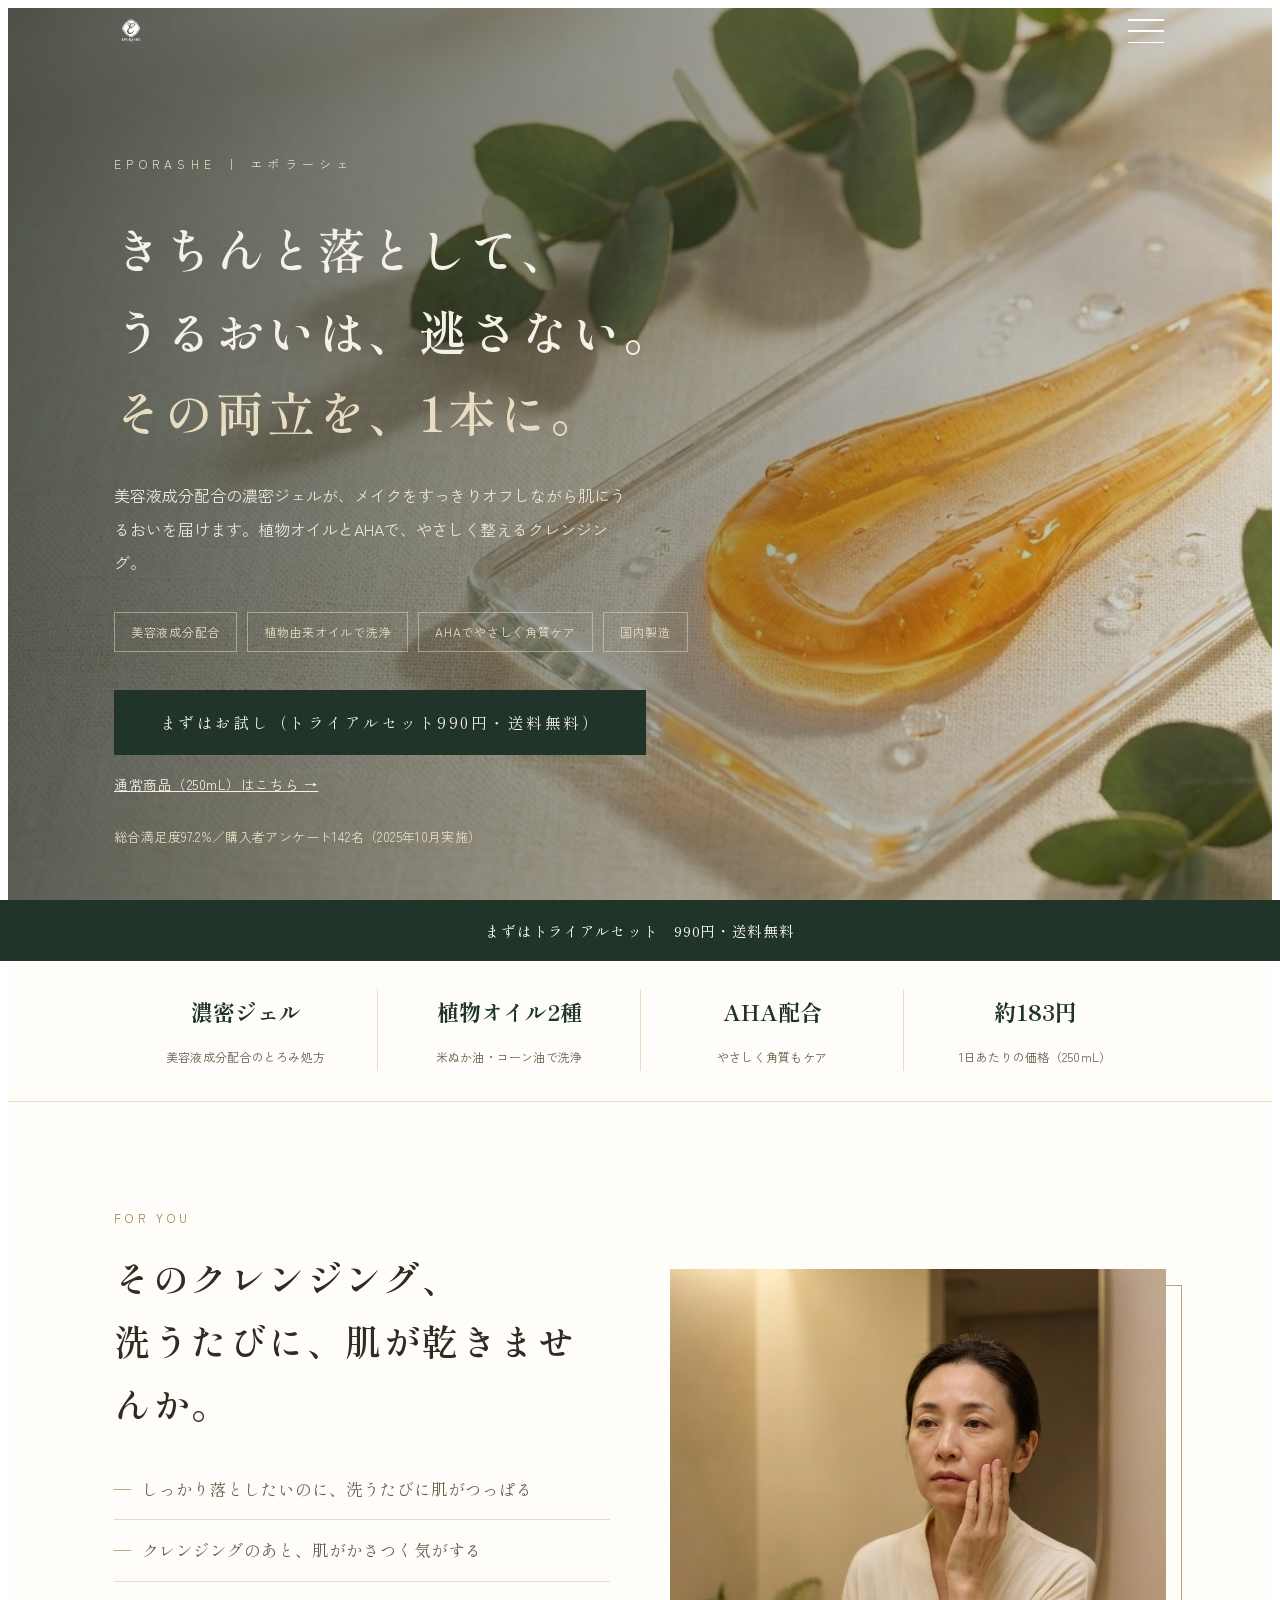
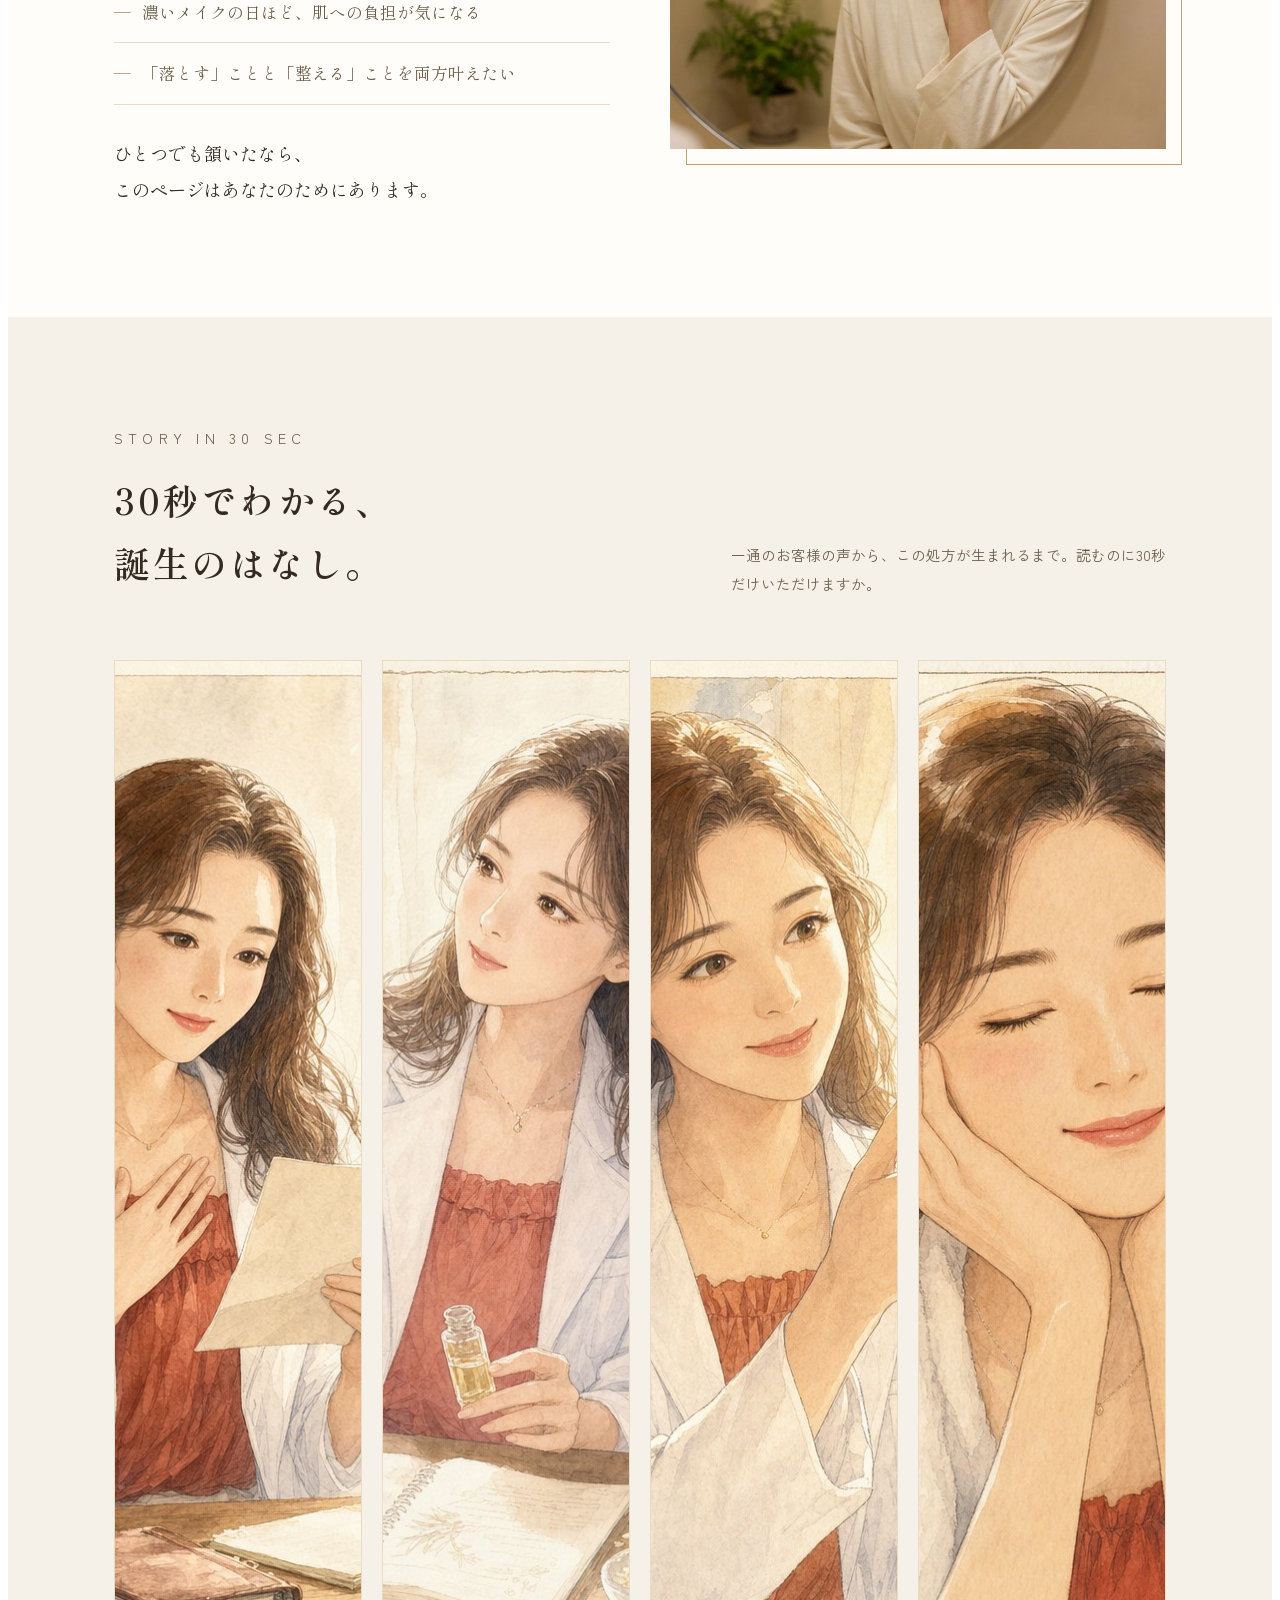
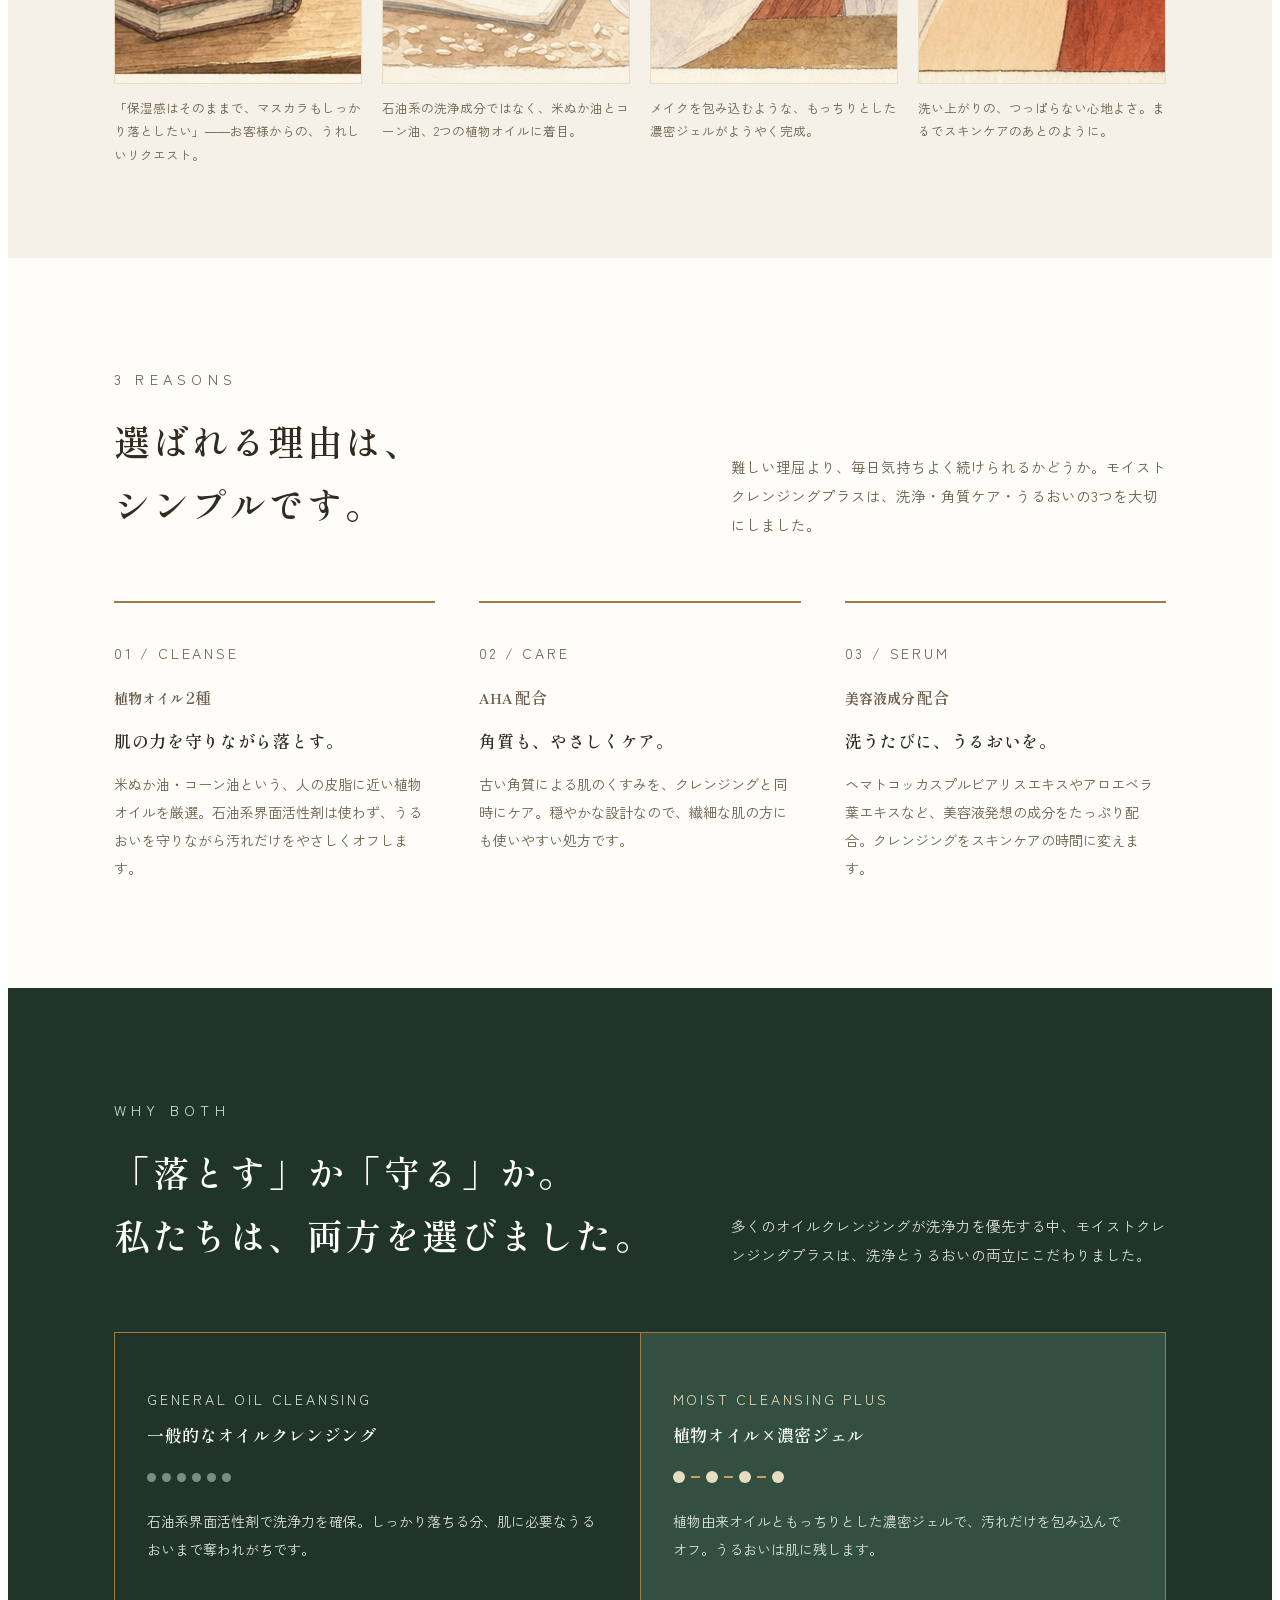
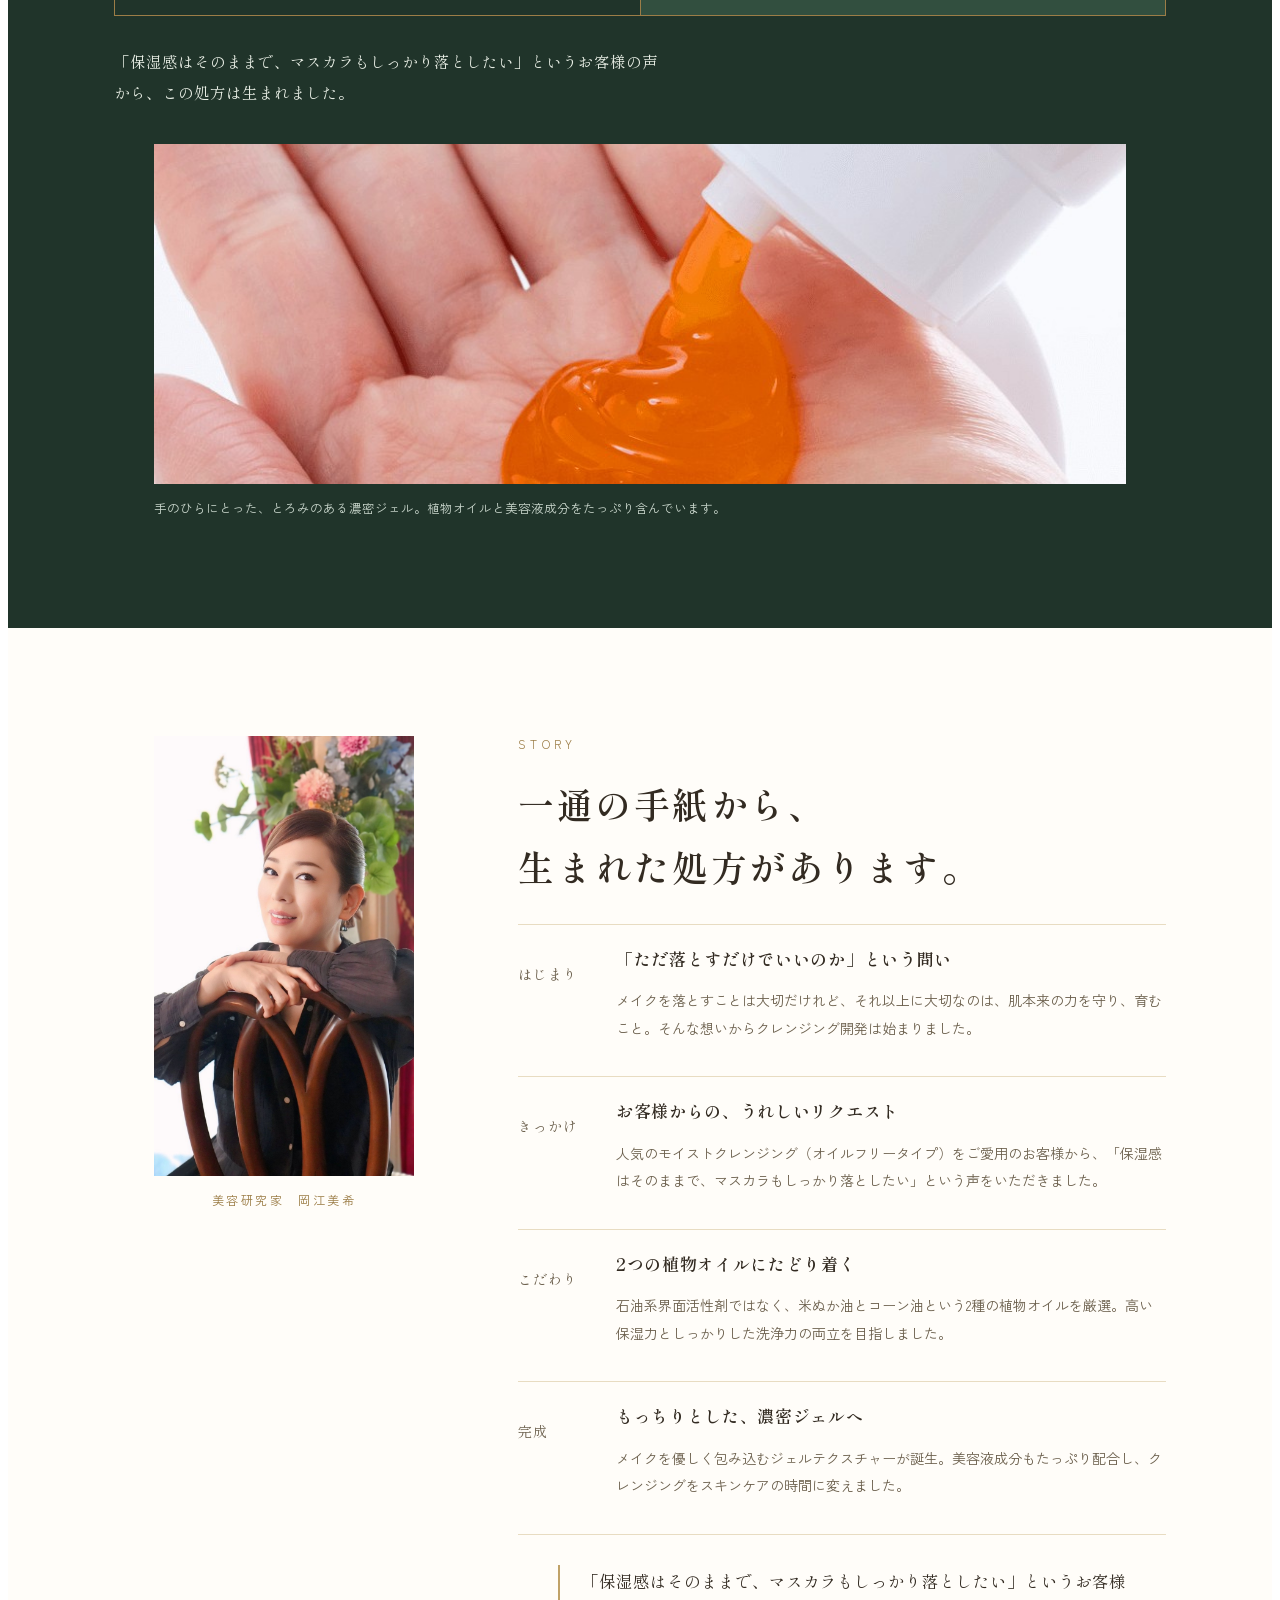
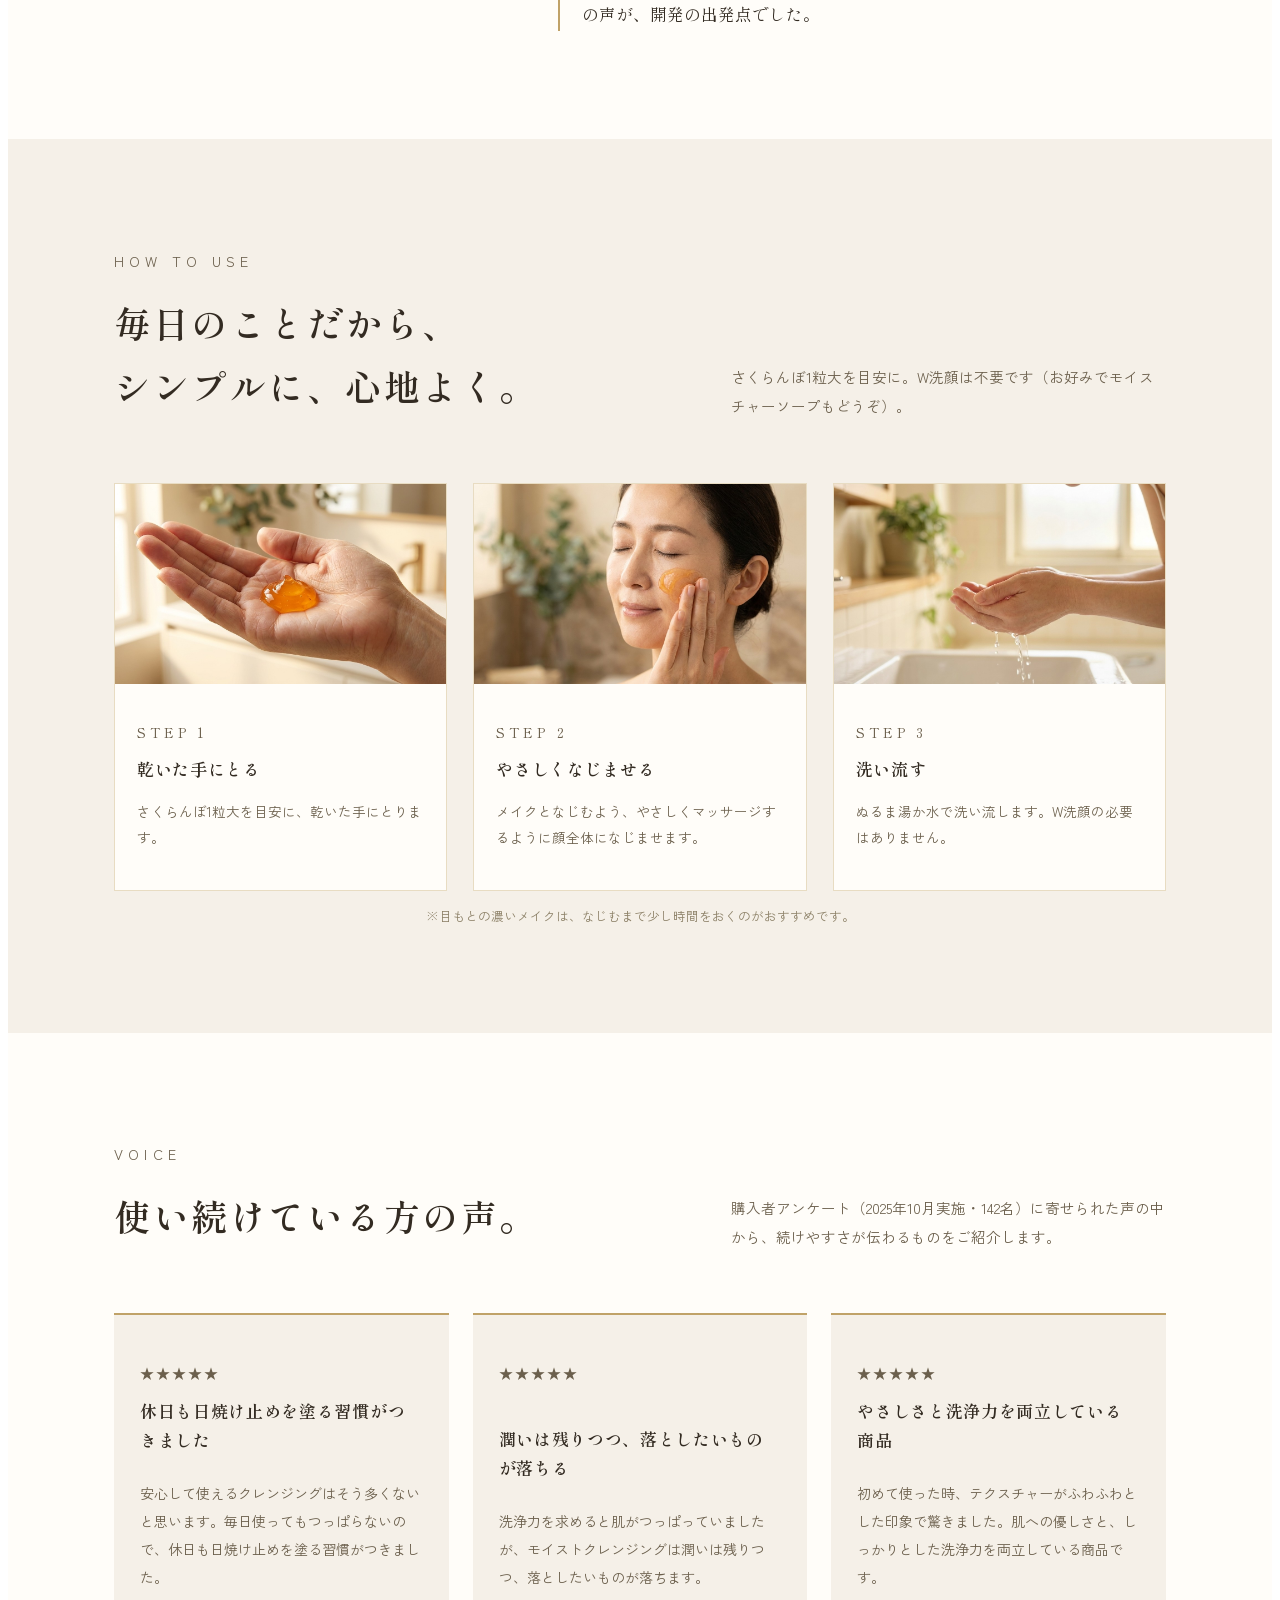
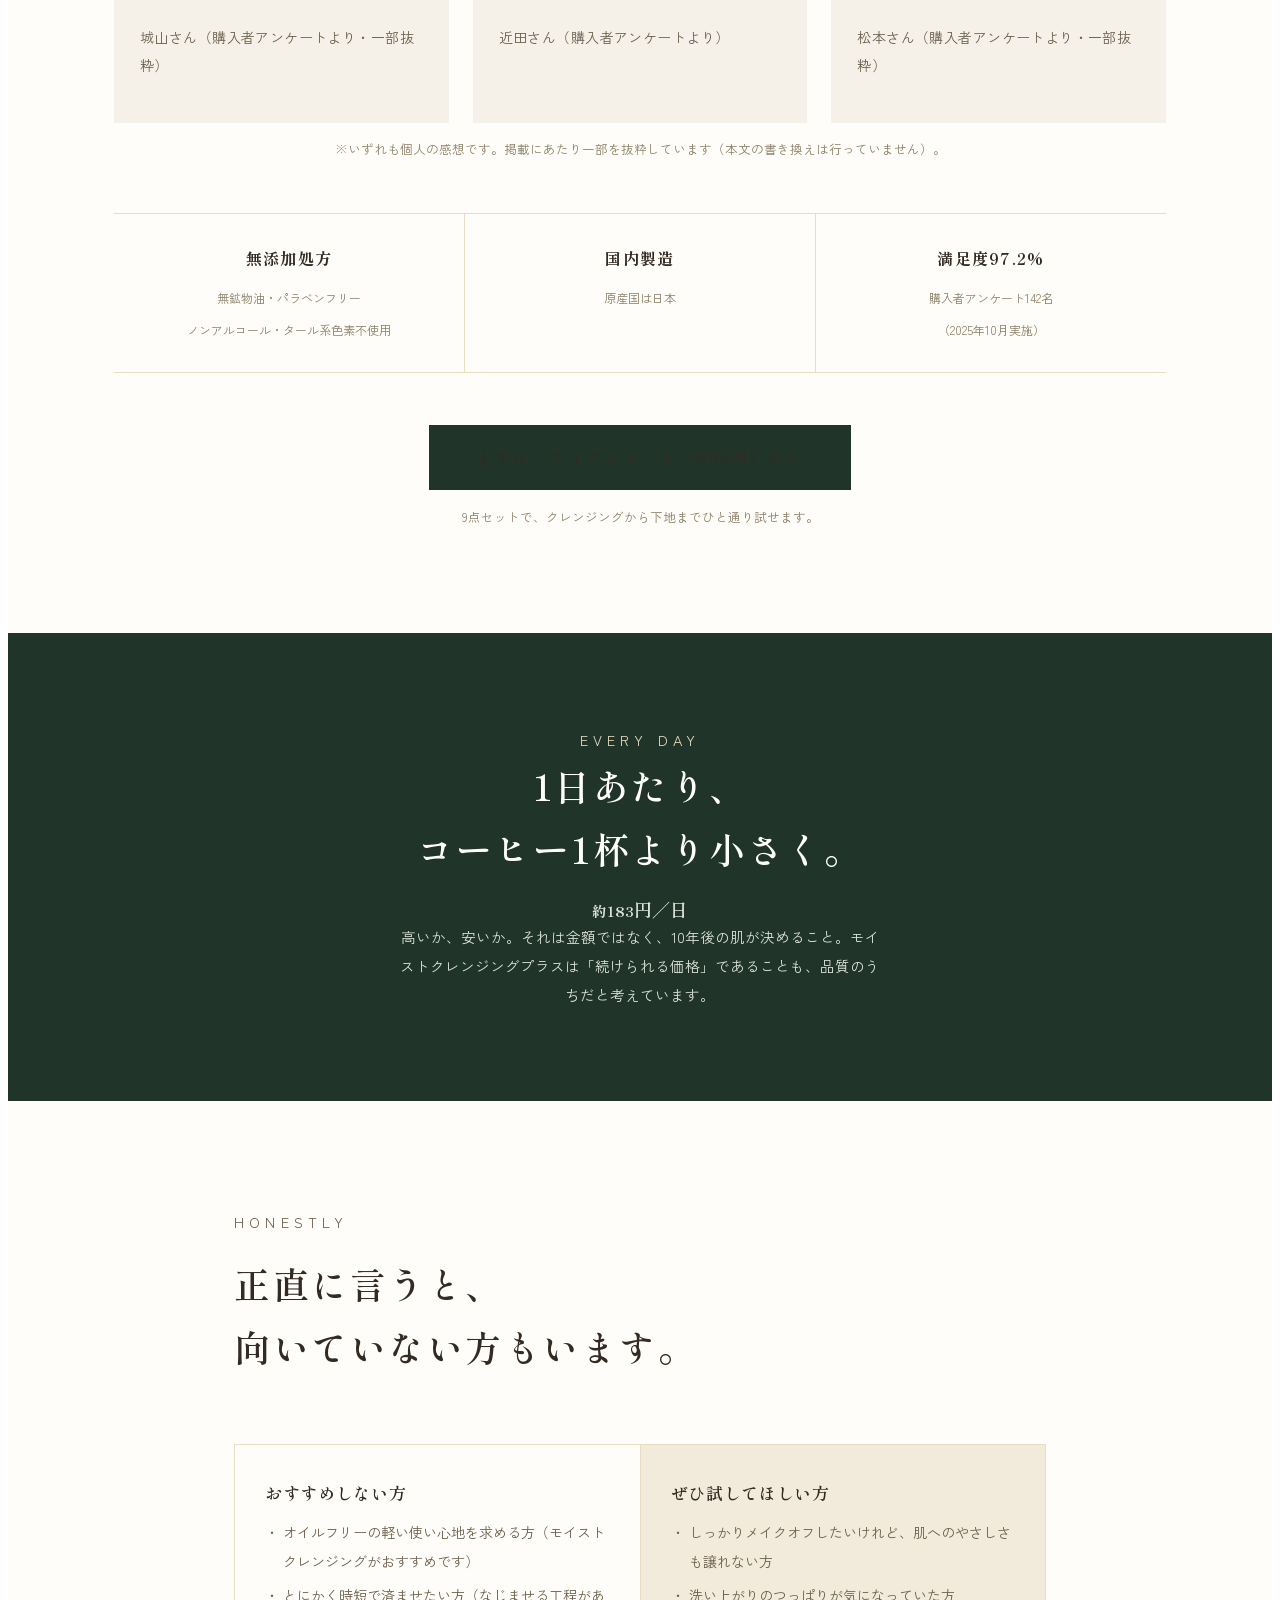
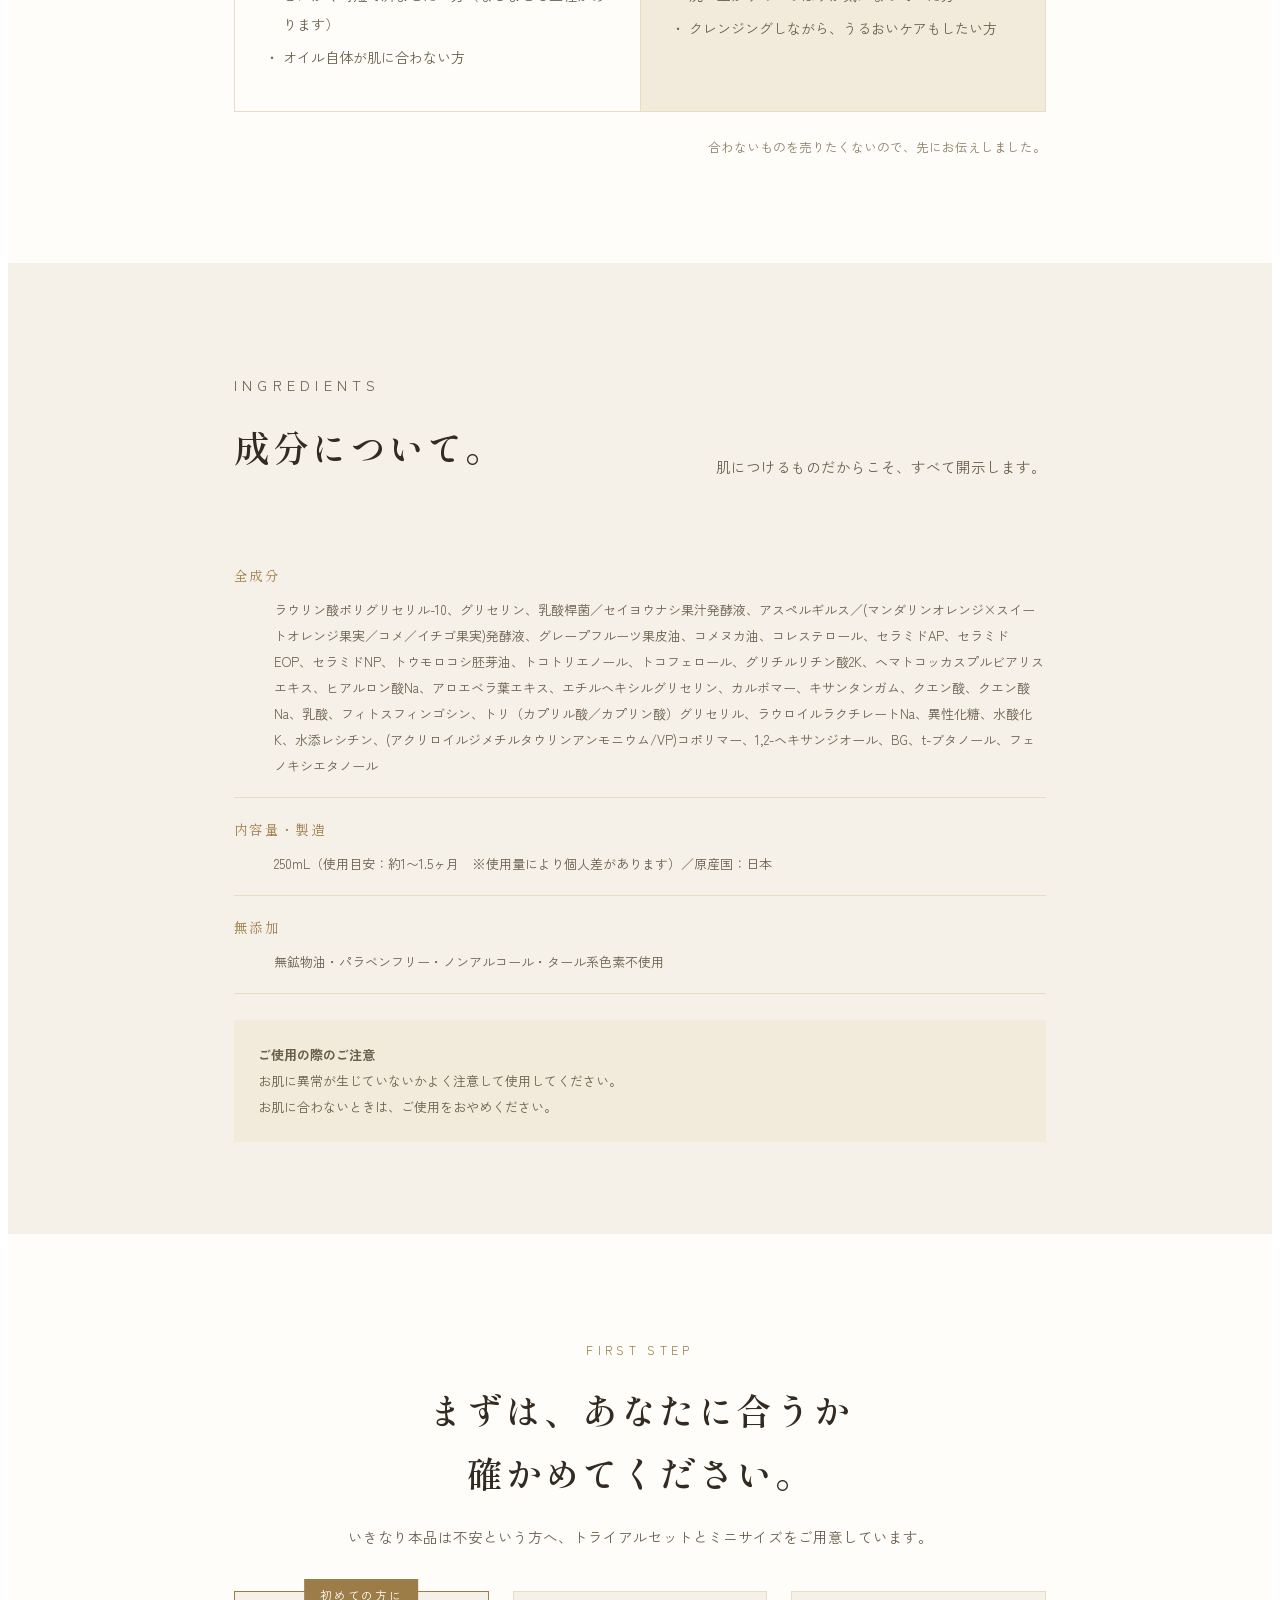
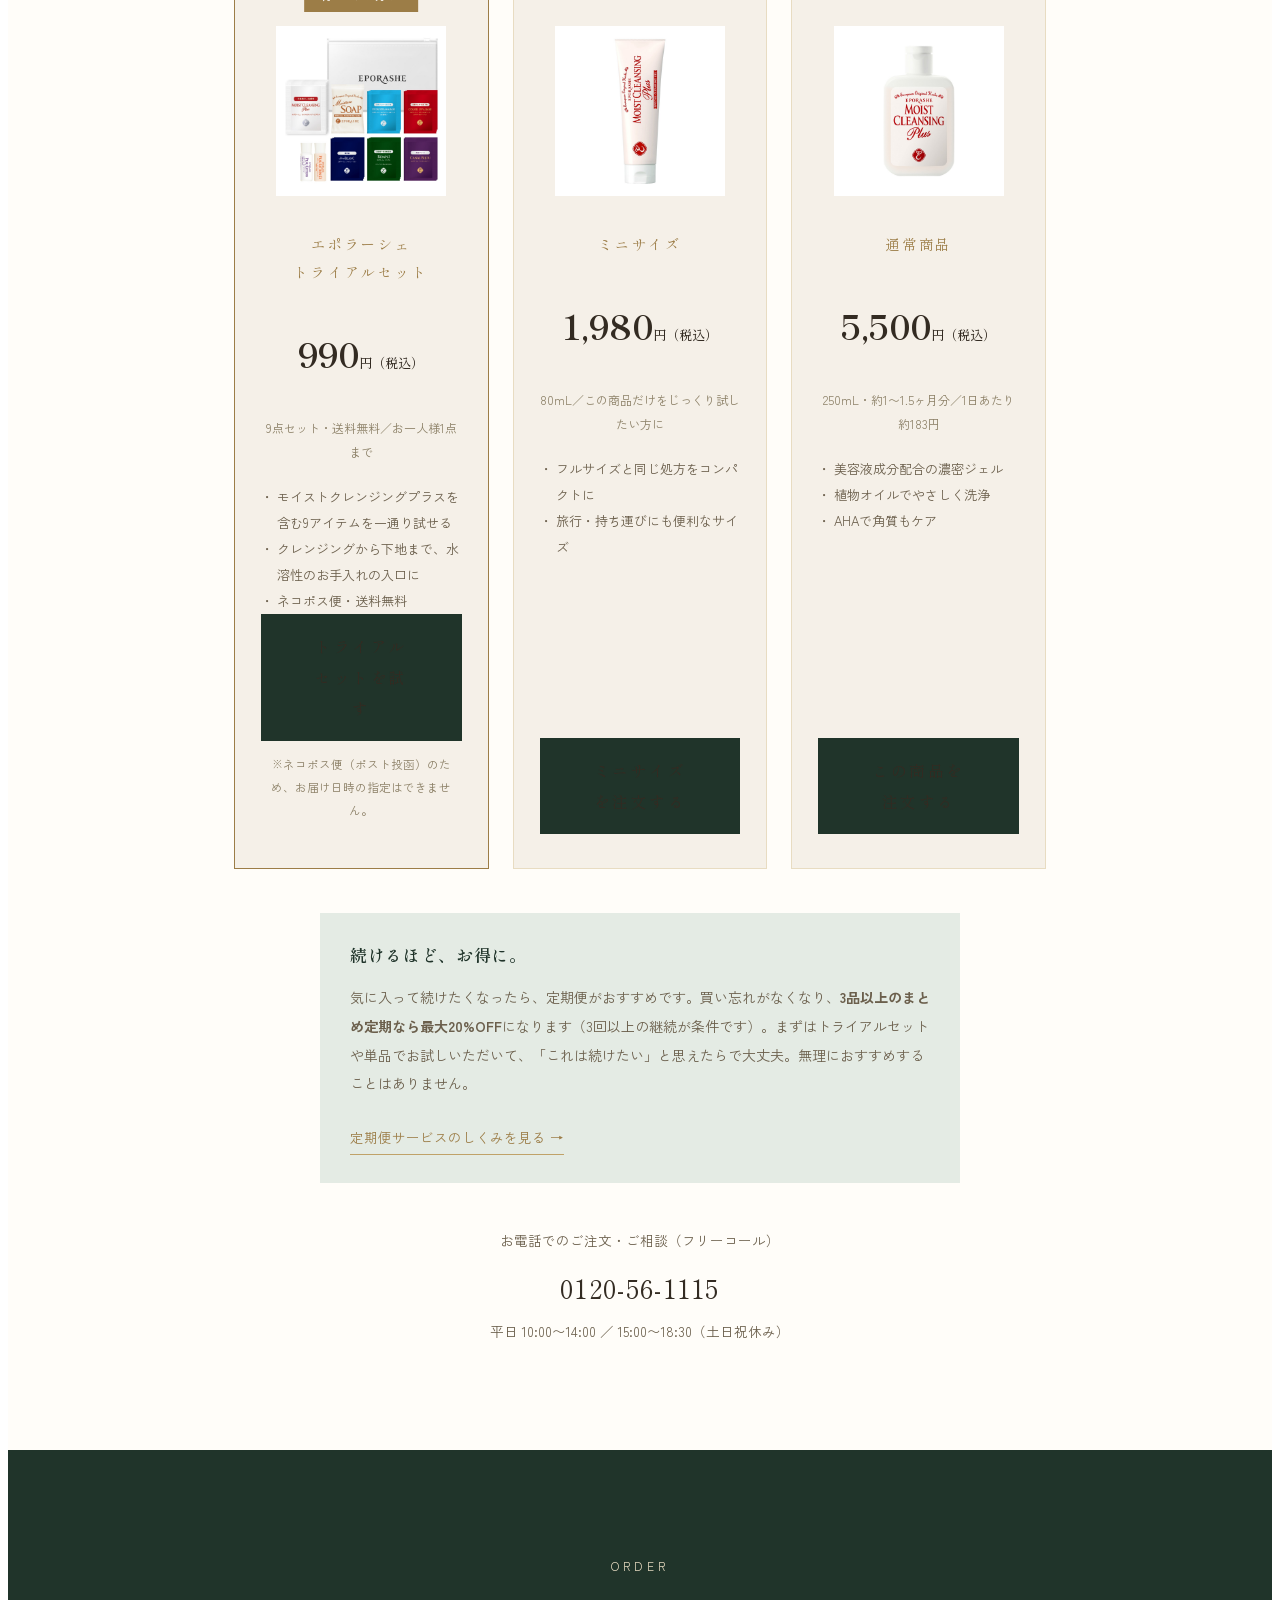
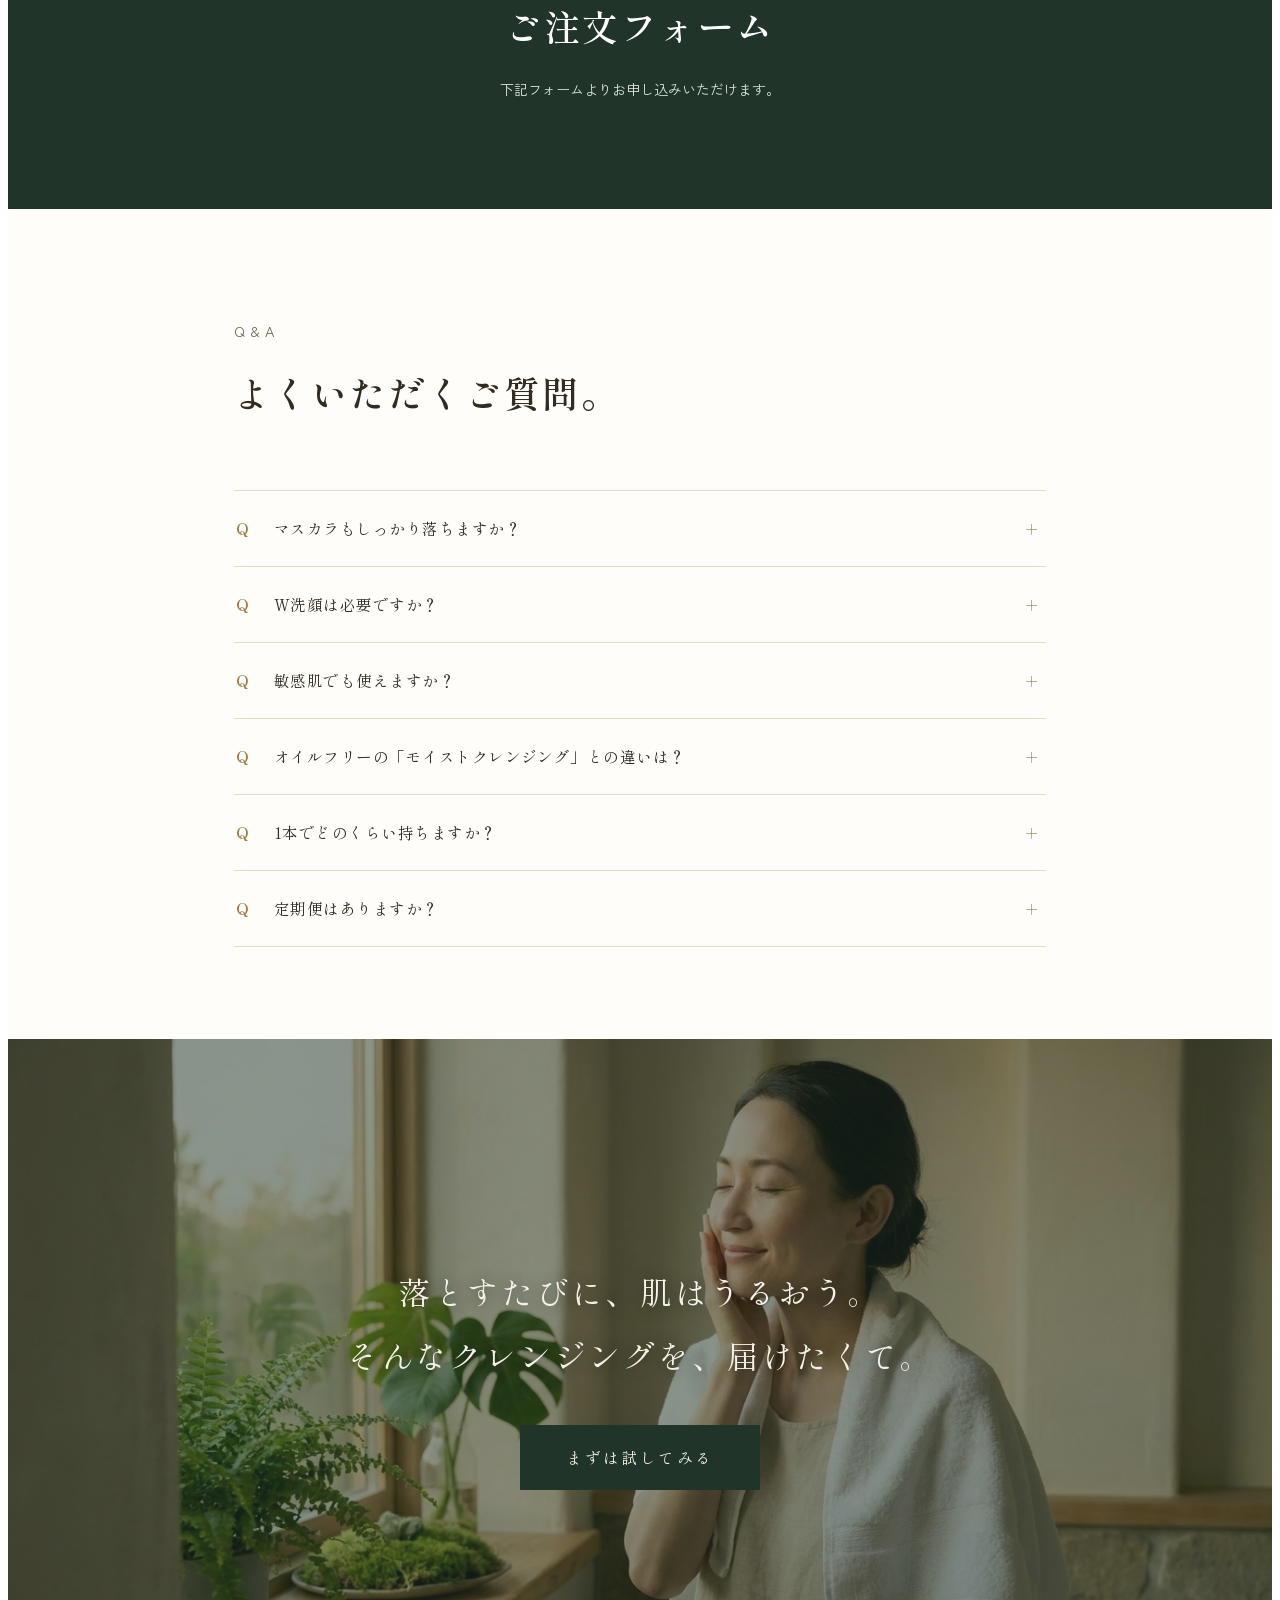
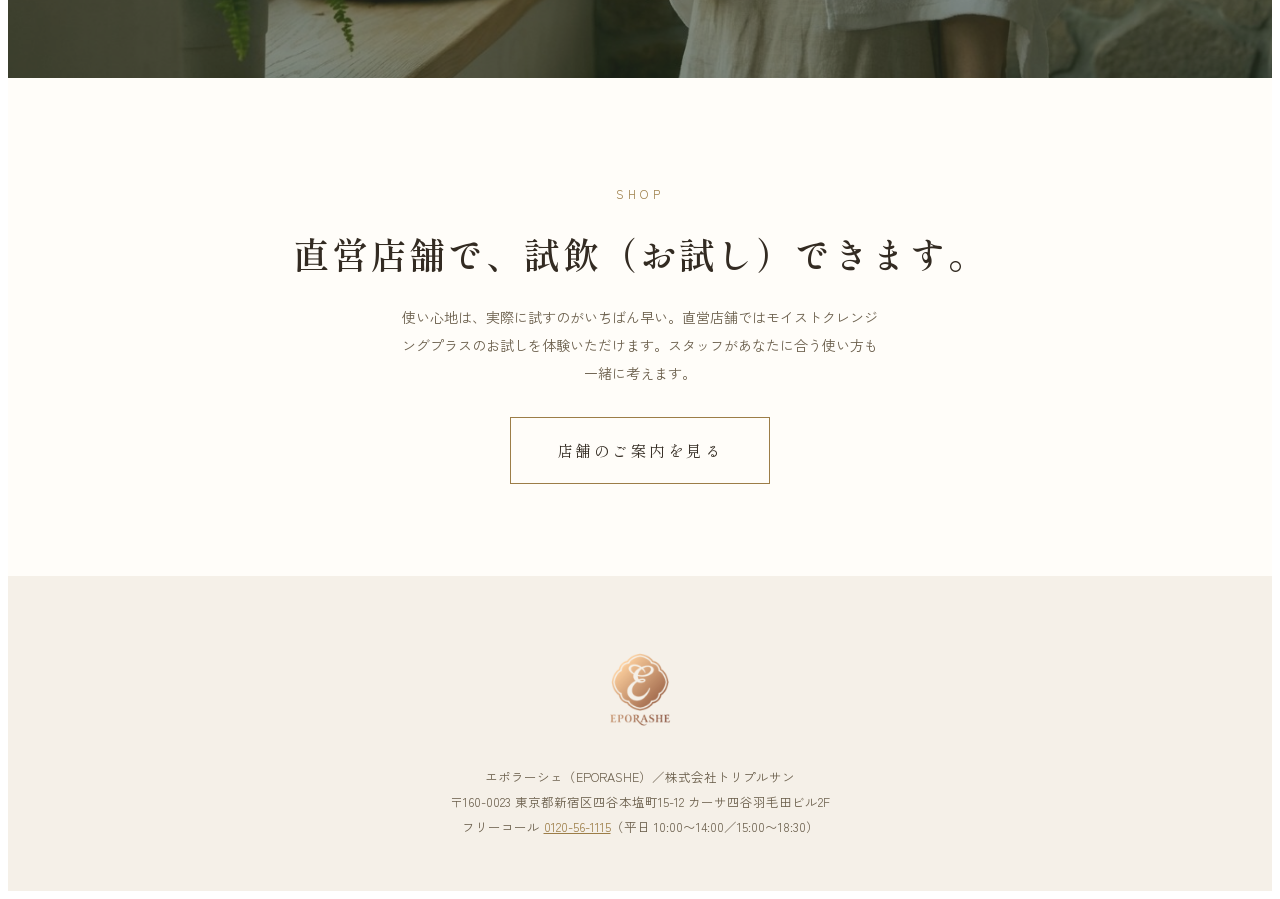
<file: preview.html>
<!DOCTYPE html>
<html lang="ja">
<head>
<!-- ============================================================
  モイストクレンジングプラスLP / head 編集欄用
  ※ DOCTYPE・html・head・body タグは含めていません
============================================================ -->

<meta charset="UTF-8">
<meta name="viewport" content="width=device-width, initial-scale=1.0">

<title>モイストクレンジングプラス｜植物オイル×美容液成分の濃密ジェル｜エポラーシェ公式</title>
<meta name="description" content="洗いあがりは、まるでスキンケアのあとのしっとり感。米ぬか油・コーン油の植物オイルとAHAでやさしくメイクオフしながら、美容液成分でうるおいを届ける濃密クレンジングジェル。250mL 5,500円。トライアルセット990円・送料無料あり。">

<link rel="canonical" href="https://example.com/preview">

<!-- OGP -->
<meta property="og:type" content="product">
<meta property="og:site_name" content="エポラーシェ">
<meta property="og:title" content="モイストクレンジングプラス｜植物オイル×美容液成分の濃密ジェル｜エポラーシェ公式">
<meta property="og:description" content="洗いあがりは、まるでスキンケアのあとのしっとり感。植物オイルとAHAでやさしくメイクオフしながら、うるおいを届けるクレンジングジェル。">
<meta property="og:image" content="images/ogp.jpg">
<meta property="og:url" content="https://example.com/preview">

<!-- Twitter Card -->
<meta name="twitter:card" content="summary_large_image">
<meta name="twitter:title" content="モイストクレンジングプラス｜植物オイル×美容液成分の濃密ジェル｜エポラーシェ公式">
<meta name="twitter:description" content="洗いあがりは、まるでスキンケアのあとのしっとり感。植物オイルとAHAでやさしくメイクオフしながら、うるおいを届けるクレンジングジェル。">
<meta name="twitter:image" content="images/ogp.jpg">

<!-- Web フォント -->
<link rel="preconnect" href="https://fonts.googleapis.com">
<link rel="preconnect" href="https://fonts.gstatic.com" crossorigin>
<link rel="stylesheet" href="https://fonts.googleapis.com/css2?family=Shippori+Mincho:wght@500;600;700&family=Zen+Kaku+Gothic+New:wght@400;500;700&display=swap">

<!-- LP用スタイル -->
<style>
/* ============================================================
   モイストクレンジングプラスLP / style.css
   全セレクタを .ep-guide-page 配下に限定（ecforce要件）
============================================================ */

.ep-guide-page{
  --ivory:#F5F0E8;
  --paper:#FFFDF9;
  --ink:#332B22;
  --ink-soft:#6B5F4C;
  --ink-mist:#8C8067;
  --gold:#C0A268;
  --gold-light:#E8DCC2;
  --gold-pale:#F2EBDC;
  --gold-deep:#9C7D47;
  --green:#2E4A3A;
  --green-deep:#20342A;
  --green-soft:#4F6B58;
  --green-pale:#E4EBE4;

  font-family:'Zen Kaku Gothic New',sans-serif;
  background:var(--ivory);
  color:var(--ink);
  line-height:2;
  font-size:16px;
  -webkit-font-smoothing:antialiased;
  overflow-x:hidden;
}
.ep-guide-page *{box-sizing:border-box;}
.ep-guide-page img{max-width:100%;display:block;}
.ep-guide-page a{color:inherit;}
.ep-guide-page ul,.ep-guide-page dl{list-style:none;margin:0;padding:0;}

.ep-serif{font-family:'Shippori Mincho',serif;}
.ep-container{max-width:1100px;margin:0 auto;padding:0 24px;}
.ep-container-narrow{max-width:860px;margin:0 auto;padding:0 24px;}
.ep-sec{padding:92px 0;}
.ep-center{text-align:center;}
.ep-right{text-align:right;}

.ep-eyebrow{
  font-size:12px;letter-spacing:.36em;color:var(--gold-deep);
  margin-bottom:16px;text-transform:uppercase;
}
.ep-h2{
  font-family:'Shippori Mincho',serif;
  font-size:clamp(24px,3.6vw,36px);
  font-weight:600;letter-spacing:.07em;line-height:1.75;
  margin:0 0 18px;
}
.ep-h3{
  font-family:'Shippori Mincho',serif;
  font-size:17px;font-weight:600;letter-spacing:.04em;line-height:1.7;
  margin:0 0 10px;
}
.ep-sec-head{
  display:flex;justify-content:space-between;align-items:flex-end;gap:40px;
  flex-wrap:wrap;margin-bottom:48px;
}
.ep-sec-head p{color:var(--ink-soft);max-width:30em;font-size:14.5px;line-height:2;}
.ep-note{font-size:12.5px;color:var(--ink-mist);}

.ep-btn{
  display:inline-block;font-family:'Shippori Mincho',serif;
  font-size:15.5px;letter-spacing:.16em;padding:17px 46px;
  text-decoration:none;transition:all .25s ease;text-align:center;
}
.ep-btn-primary{background:var(--green-deep);color:#fff;}
.ep-btn-primary:hover{background:var(--gold-deep);}
.ep-btn-line{background:transparent;border:1px solid var(--gold-deep);color:var(--ink);}
.ep-btn-line:hover{background:var(--gold-deep);color:#fff;}
.ep-btn:focus-visible{outline:3px solid var(--gold);outline-offset:2px;}

/* ======== ヘッダー ======== */
.ep-header{
  position:fixed;top:0;left:0;right:0;z-index:100;
  padding:14px 0;background:rgba(32,52,42,.0);
  transition:background .3s ease;
}
.ep-header.is-scrolled{background:rgba(32,52,42,.94);}
.ep-header-inner{
  max-width:1100px;margin:0 auto;padding:0 24px;
  display:flex;align-items:center;justify-content:space-between;
}
.ep-header-logo img{height:34px;width:auto;}
.ep-burger{
  width:40px;height:32px;background:none;border:none;cursor:pointer;
  display:flex;flex-direction:column;justify-content:space-between;padding:4px 2px;
}
.ep-burger span{display:block;height:1.5px;width:100%;background:#fff;}

/* ======== ドロワー ======== */
.ep-drawer-overlay{
  position:fixed;inset:0;background:rgba(20,28,22,.5);z-index:150;
  opacity:0;visibility:hidden;transition:opacity .3s ease;
}
.ep-drawer-overlay.is-open{opacity:1;visibility:visible;}
.ep-drawer{
  position:fixed;top:0;right:0;bottom:0;width:min(320px,84vw);
  background:var(--green-deep);color:var(--ivory);z-index:160;
  padding:70px 34px 34px;transform:translateX(100%);transition:transform .32s ease;
  overflow-y:auto;
}
.ep-drawer.is-open{transform:translateX(0);}
.ep-drawer-close{
  position:absolute;top:20px;right:24px;background:none;border:none;
  color:#fff;font-size:26px;cursor:pointer;line-height:1;
}
.ep-drawer-nav li{border-bottom:1px solid rgba(255,255,255,.14);}
.ep-drawer-nav a{
  display:block;padding:16px 2px;font-size:14.5px;letter-spacing:.06em;
  text-decoration:none;color:var(--ivory);
}
.ep-drawer-cta{color:var(--gold-light) !important;font-family:'Shippori Mincho',serif;}
.ep-drawer-tel{margin-top:30px;font-size:12.5px;color:#D8E0DA;line-height:1.9;}
.ep-drawer-tel a{font-family:'Shippori Mincho',serif;font-size:19px;color:#fff;display:block;margin:6px 0;}

/* ======== ヒーロー ======== */
.ep-hero{position:relative;min-height:92vh;display:flex;align-items:center;background:var(--green-deep);overflow:hidden;}
.ep-hero-media{position:absolute;inset:0;}
.ep-hero-media img{width:100%;height:100%;object-fit:cover;opacity:.94;}
.ep-hero::after{
  content:"";position:absolute;inset:0;
  background:linear-gradient(100deg,rgba(20,30,24,.72) 0%,rgba(20,30,24,.42) 44%,rgba(20,30,24,.06) 100%);
}
.ep-hero-inner{position:relative;z-index:2;padding:132px 24px 96px;color:var(--ivory);width:100%;}
.ep-hero-brand{font-size:12px;letter-spacing:.44em;color:var(--gold-light);margin-bottom:26px;}
.ep-hero-title{
  font-family:'Shippori Mincho',serif;
  font-size:clamp(28px,4.8vw,48px);font-weight:600;line-height:1.7;letter-spacing:.06em;
  margin-bottom:26px;
}
.ep-l{display:inline-block;}
.ep-hero-title em{font-style:normal;color:var(--gold-light);}
.ep-hero-lead{font-size:clamp(14px,1.5vw,16px);color:#EBE6DA;max-width:32em;line-height:2.1;margin-bottom:32px;}
.ep-hero-badges{display:flex;flex-wrap:wrap;gap:10px;margin-bottom:38px;}
.ep-badge{
  font-size:12px;letter-spacing:.06em;padding:7px 16px;
  border:1px solid rgba(232,220,194,.5);color:var(--gold-light);
}
.ep-hero-actions{display:flex;flex-direction:column;align-items:flex-start;gap:16px;margin-bottom:26px;}
.ep-hero-textlink{font-size:13.5px;letter-spacing:.04em;text-decoration:underline;color:#EDE7D8;}
.ep-hero-proof{font-size:13px;color:var(--gold-light);letter-spacing:.03em;}

/* ======== クイック値バー ======== */
.ep-quick{background:var(--paper);border-bottom:1px solid var(--gold-light);}
.ep-quick-grid{
  display:grid;grid-template-columns:repeat(4,1fr);gap:0;
  padding:30px 24px;
}
.ep-quick-item{
  text-align:center;padding:0 14px;border-left:1px solid var(--gold-light);
}
.ep-quick-item:first-child{border-left:none;}
.ep-quick-item strong{
  display:block;font-family:'Shippori Mincho',serif;font-size:clamp(18px,2vw,22px);
  color:var(--green-deep);margin-bottom:6px;
}
.ep-quick-item span{font-size:12px;color:var(--ink-soft);letter-spacing:.02em;}

/* ======== 共感 ======== */
.ep-empathy{background:var(--paper);}
.ep-empathy-grid{display:grid;grid-template-columns:1fr 1fr;gap:60px;align-items:center;}
.ep-checklist{margin:24px 0 30px;}
.ep-check{
  font-family:'Shippori Mincho',serif;font-size:16.5px;line-height:1.85;
  padding:15px 0 15px 28px;position:relative;border-bottom:1px solid var(--gold-light);
  color:var(--ink-soft);
}
.ep-check::before{content:"—";position:absolute;left:0;color:var(--gold-deep);}
.ep-empathy-close{font-family:'Shippori Mincho',serif;font-size:18px;line-height:2;color:var(--ink);}
.ep-empathy-image{position:relative;}
.ep-empathy-image img{width:100%;height:480px;object-fit:cover;}
.ep-empathy-image::after{
  content:"";position:absolute;top:16px;left:16px;right:-16px;bottom:-16px;
  border:1px solid var(--gold);z-index:-1;
}

/* ======== 4コマ漫画 ======== */
.ep-manga{background:var(--ivory);}
.ep-manga-grid{display:grid;grid-template-columns:repeat(4,1fr);gap:20px;}
.ep-manga-item{margin:0;}
.ep-manga-item img{width:100%;aspect-ratio:1/1;object-fit:cover;border:1px solid var(--gold-light);background:var(--paper);}
.ep-manga-item figcaption{font-size:12.5px;color:var(--ink-soft);line-height:1.85;margin-top:12px;}

/* ======== 選ばれる理由 ======== */
.ep-reasons{background:var(--paper);}
.ep-reason-grid{display:grid;grid-template-columns:repeat(3,1fr);gap:44px;}
.ep-reason-card{border-top:2px solid var(--gold-deep);padding-top:22px;}
.ep-reason-num{font-size:11.5px;letter-spacing:.2em;color:var(--gold-deep);margin-bottom:14px;}
.ep-reason-value{
  font-family:'Shippori Mincho',serif;font-size:clamp(30px,4vw,40px);
  font-weight:700;color:var(--green-deep);line-height:1.2;margin-bottom:14px;
}
.ep-reason-value small{font-size:16px;font-weight:600;margin-left:2px;}
.ep-reason-card p{font-size:14px;color:var(--ink-soft);line-height:2;}

/* ======== 独自性 / 逆説 ======== */
.ep-compare{background:var(--green-deep);color:var(--ivory);}
.ep-compare .ep-eyebrow{color:var(--gold-light);}
.ep-compare .ep-h2{color:#fff;}
.ep-compare .ep-sec-head p{color:#D8E0DA;}
.ep-compare-grid{
  display:grid;grid-template-columns:1fr 1fr;gap:1px;
  background:var(--gold-deep);border:1px solid var(--gold-deep);margin-top:8px;
}
.ep-compare-card{background:var(--green-deep);padding:38px 32px;}
.ep-compare-card.ep-featured{background:#324F3F;}
.ep-compare-label{font-size:11px;letter-spacing:.2em;color:#C9D6CC;margin-bottom:8px;}
.ep-compare-card.ep-featured .ep-compare-label{color:var(--gold-light);}
.ep-compare-card .ep-h3{color:#fff;}
.ep-compare-card p{font-size:14px;color:#DCE3DA;line-height:2;}
.ep-flow{display:flex;gap:6px;align-items:center;margin:18px 0 20px;height:20px;}
.ep-dot{width:9px;height:9px;border-radius:50%;background:#8FA79A;opacity:.8;}
.ep-featured .ep-dot{width:12px;height:12px;background:var(--gold-light);opacity:1;}
.ep-link{width:9px;height:2px;background:var(--gold);}
.ep-compare-note{
  font-family:'Shippori Mincho',serif;font-size:15.5px;line-height:2;
  color:#E7EDE4;margin-top:30px;max-width:36em;
}
.ep-proof{margin-top:36px;}
.ep-proof img{width:100%;height:340px;object-fit:cover;}
.ep-proof figcaption{font-size:12.5px;color:#C9D6CC;margin-top:12px;line-height:1.85;}

/* ======== 開発ストーリー ======== */
.ep-story{background:var(--paper);}
.ep-story-grid{display:grid;grid-template-columns:340px 1fr;gap:64px;align-items:start;}
.ep-story-photo{position:sticky;top:60px;}
.ep-story-photo img{width:100%;height:440px;object-fit:cover;}
.ep-story-photo figcaption{font-size:12px;letter-spacing:.2em;color:var(--gold-deep);margin-top:12px;text-align:center;}
.ep-timeline{margin:26px 0 30px;}
.ep-timeline-item{
  display:grid;grid-template-columns:76px 1fr;gap:22px;
  padding:20px 0;border-bottom:1px solid var(--gold-light);
}
.ep-timeline-item:first-child{border-top:1px solid var(--gold-light);}
.ep-timeline-year{font-family:'Shippori Mincho',serif;font-size:14px;color:var(--gold-deep);letter-spacing:.06em;padding-top:2px;}
.ep-timeline-item p{font-size:14px;color:var(--ink-soft);line-height:1.95;}
.ep-story-quote{
  font-family:'Shippori Mincho',serif;font-size:16.5px;line-height:2;color:var(--ink);
  border-left:2px solid var(--gold);padding-left:22px;margin-top:8px;
}

/* ======== 使い方 ======== */
.ep-howto{background:var(--ivory);}
.ep-howto-grid{display:grid;grid-template-columns:repeat(3,1fr);gap:26px;}
.ep-how-card{background:var(--paper);border:1px solid var(--gold-light);}
.ep-how-card img{width:100%;height:200px;object-fit:cover;}
.ep-how-body{padding:22px 22px 26px;}
.ep-kicker{font-family:'Shippori Mincho',serif;font-size:11.5px;letter-spacing:.3em;color:var(--gold-deep);margin-bottom:10px;}
.ep-how-body p{font-size:13.5px;color:var(--ink-soft);line-height:1.95;}

/* ======== お客様の声 ======== */
.ep-voices{background:var(--paper);}
.ep-voice-grid{display:grid;grid-template-columns:repeat(3,1fr);gap:24px;margin-bottom:8px;}
.ep-voice{background:var(--ivory);padding:30px 26px;border-top:2px solid var(--gold);display:flex;flex-direction:column;}
.ep-stars{color:var(--gold-deep);letter-spacing:2px;font-size:13px;margin-bottom:10px;}
.ep-voice p{font-size:14px;color:var(--ink-soft);line-height:2;flex:1;}
.ep-voice-meta{font-size:12px;color:var(--ink-mist);margin-top:18px;letter-spacing:.03em;}
.ep-trust{
  display:flex;justify-content:center;margin-top:52px;
  border-top:1px solid var(--gold-light);border-bottom:1px solid var(--gold-light);
}
.ep-trust-item{flex:1;text-align:center;padding:28px 16px;border-left:1px solid var(--gold-light);}
.ep-trust-item:first-child{border-left:none;}
.ep-trust-item strong{display:block;font-family:'Shippori Mincho',serif;font-size:16px;letter-spacing:.08em;margin-bottom:6px;}
.ep-trust-item span{font-size:12px;color:var(--ink-mist);line-height:1.8;}
.ep-midcta{text-align:center;margin-top:52px;}
.ep-microcopy{font-size:12.5px;color:var(--ink-mist);margin-top:14px;}

/* ======== コスパ ======== */
.ep-cost{background:var(--green-deep);color:var(--ivory);text-align:center;}
.ep-cost .ep-eyebrow{color:var(--gold-light);}
.ep-cost .ep-h2{color:#fff;}
.ep-cost-value{
  font-family:'Shippori Mincho',serif;font-size:clamp(40px,6vw,64px);
  color:var(--gold-light);font-weight:700;line-height:1.3;margin:10px 0 16px;
}
.ep-cost-value small{font-size:18px;font-weight:600;}
.ep-cost p{color:#DCE3DA;max-width:34em;margin:0 auto;font-size:14.5px;}

/* ======== 向き不向き ======== */
.ep-fit{background:var(--paper);}
.ep-fit-grid{display:grid;grid-template-columns:1fr 1fr;gap:1px;background:var(--gold-light);border:1px solid var(--gold-light);margin-top:8px;}
.ep-fit-card{background:var(--paper);padding:34px 30px;}
.ep-fit-card.ep-good{background:var(--gold-pale);}
.ep-fit-list li{font-size:14px;color:var(--ink-soft);line-height:2.1;padding-left:18px;position:relative;margin-bottom:4px;}
.ep-fit-list li::before{content:"・";position:absolute;left:0;}
.ep-note.ep-right{margin-top:22px;}

/* ======== 成分 ======== */
.ep-spec{background:var(--ivory);}
.ep-table{width:100%;border-collapse:collapse;font-size:14px;background:var(--paper);margin-top:6px;}
.ep-table th,.ep-table td{border:1px solid var(--gold-light);padding:12px 16px;text-align:left;}
.ep-table th{font-weight:500;background:var(--gold-pale);width:44%;}
.ep-spec-detail{margin-top:26px;}
.ep-spec-detail > div{padding:18px 0;border-bottom:1px solid var(--gold-light);}
.ep-spec-detail dt{font-family:'Shippori Mincho',serif;font-size:13.5px;color:var(--gold-deep);letter-spacing:.1em;margin-bottom:8px;}
.ep-spec-detail dd{font-size:13px;color:var(--ink-soft);line-height:2;}
.ep-caution{
  margin-top:26px;padding:22px 24px;background:var(--gold-pale);
  font-size:13px;color:var(--ink-soft);line-height:2;
}

/* ======== 商品ラインナップ ======== */
.ep-offer{background:var(--paper);}
.ep-offer-lead{text-align:center;color:var(--ink-soft);font-size:14.5px;margin-bottom:40px;}
.ep-offer-grid{
  display:grid;grid-template-columns:repeat(auto-fit,minmax(230px,1fr));gap:24px;margin-bottom:44px;
}
.ep-offer-card{
  background:var(--ivory);border:1px solid var(--gold-light);padding:34px 26px;
  text-align:center;position:relative;display:flex;flex-direction:column;
}
.ep-offer-card.ep-trial{border:1px solid var(--gold-deep);}
.ep-ribbon{
  position:absolute;top:-13px;left:50%;transform:translateX(-50%);
  background:var(--gold-deep);color:#fff;font-size:11.5px;letter-spacing:.14em;
  padding:5px 16px;white-space:nowrap;
}
.ep-offer-img{width:100%;height:170px;object-fit:contain;margin-bottom:20px;}
.ep-offer-plan{font-family:'Shippori Mincho',serif;font-size:14px;letter-spacing:.2em;color:var(--gold-deep);margin-bottom:12px;}
.ep-offer-price{font-family:'Shippori Mincho',serif;font-size:clamp(26px,3vw,34px);font-weight:700;line-height:1.3;}
.ep-offer-price small{font-size:13px;font-weight:500;}
.ep-offer-sub{font-size:12px;color:var(--ink-mist);margin:6px 0 20px;}
.ep-offer-list{font-size:13px;color:var(--ink-soft);line-height:2;margin-bottom:22px;text-align:left;padding:0 4px;flex:1;}
.ep-offer-list li{padding-left:16px;position:relative;}
.ep-offer-list li::before{content:"・";position:absolute;left:0;}
.ep-micro{font-size:11.5px;color:var(--ink-mist);margin-top:12px;}
.ep-teiki{max-width:640px;margin:0 auto;background:var(--green-pale);padding:28px 30px;font-size:14px;color:var(--ink-soft);line-height:2.05;}
.ep-teiki .ep-h3{color:var(--green-deep);}
.ep-teiki a{display:inline-block;margin-top:12px;font-size:13.5px;color:var(--gold-deep);text-decoration:none;border-bottom:1px solid var(--gold);padding-bottom:2px;}
.ep-teiki a:hover{color:var(--ink);}
.ep-tel{margin-top:44px;text-align:center;font-size:13.5px;color:var(--ink-soft);}
.ep-tel a{font-family:'Shippori Mincho',serif;font-size:26px;letter-spacing:.05em;color:var(--ink);display:block;margin:8px 0 4px;text-decoration:none;}

/* ======== フォーム導入見出し ======== */
.ep-formlead{background:var(--green-deep);color:var(--ivory);}
.ep-formlead .ep-eyebrow{color:var(--gold-light);}
.ep-formlead .ep-h2{color:#fff;}
.ep-formlead-text{color:#DCE3DA;font-size:14px;}

/* ======== Q&A ======== */
.ep-faq{background:var(--paper);}
.ep-qa{border-bottom:1px solid var(--gold-light);}
.ep-qa:first-of-type{border-top:1px solid var(--gold-light);}
.ep-qa summary{
  font-family:'Shippori Mincho',serif;font-size:15.5px;padding:22px 36px 22px 40px;
  cursor:pointer;position:relative;letter-spacing:.03em;list-style:none;
}
.ep-qa summary::-webkit-details-marker{display:none;}
.ep-qa summary::before{content:"Q";position:absolute;left:2px;top:22px;font-family:'Shippori Mincho',serif;color:var(--gold-deep);font-weight:700;}
.ep-qa summary::after{content:"＋";position:absolute;right:6px;top:22px;color:var(--gold-deep);transition:transform .25s ease;}
.ep-qa[open] summary::after{content:"−";}
.ep-qa-a{padding:0 36px 24px 40px;font-size:13.5px;color:var(--ink-soft);line-height:2;position:relative;}
.ep-qa-a::before{content:"A";position:absolute;left:2px;top:0;font-family:'Shippori Mincho',serif;color:var(--gold);font-weight:700;font-size:15px;}

/* ======== 最終メッセージ ======== */
.ep-final{position:relative;background:var(--green-deep);color:var(--ivory);text-align:center;overflow:hidden;}
.ep-final-bg{position:absolute;inset:0;width:100%;height:100%;object-fit:cover;opacity:.48;}
.ep-final > .ep-container-narrow{position:relative;z-index:2;padding-top:96px;padding-bottom:96px;}
.ep-final-msg{
  font-family:'Shippori Mincho',serif;font-size:clamp(21px,3.2vw,32px);
  line-height:2;letter-spacing:.08em;margin-bottom:38px;
  text-shadow:0 1px 14px rgba(20,30,24,.6);
}

/* ======== 直営店案内 ======== */
.ep-shop{background:var(--paper);}
.ep-shop-text{color:var(--ink-soft);max-width:34em;margin:0 auto 30px;font-size:14px;}

/* ======== フッター ======== */
.ep-footer{max-width:1100px;margin:0 auto;padding:60px 24px 40px;text-align:center;}
.ep-footer-logo{margin:0 auto 18px;}
.ep-footer-text{font-size:12.5px;color:var(--ink-soft);line-height:2;}
.ep-footer-text a{color:var(--gold-deep);}

/* ======== 追従CTA（スマホ） ======== */
.ep-sticky{
  position:fixed;left:0;right:0;bottom:0;z-index:90;
  background:var(--green-deep);
  transform:translateY(100%);transition:transform .3s ease;
}
.ep-sticky.show{transform:translateY(0);}
.ep-sticky a{
  display:block;text-align:center;padding:16px 12px;color:#fff;
  font-family:'Shippori Mincho',serif;font-size:14.5px;letter-spacing:.05em;text-decoration:none;
}

/* ======== トップへ戻る ======== */
.ep-totop{
  position:fixed;right:18px;bottom:78px;z-index:80;
  width:42px;height:42px;background:rgba(46,74,58,.86);color:#fff;border:none;
  cursor:pointer;font-size:13px;opacity:0;visibility:hidden;transition:opacity .3s ease;
}
.ep-totop.show{opacity:1;visibility:visible;}

/* ======== スクロールリビール ======== */
.ep-reveal{opacity:0;transform:translateY(24px);transition:opacity .7s ease,transform .7s ease;}
.ep-reveal.on{opacity:1;transform:translateY(0);}
@media (prefers-reduced-motion:reduce){
  .ep-reveal{opacity:1;transform:none;transition:none;}
}

/* ======== キャンペーン差し込み枠 ======== */
.ep-campaign{background:var(--green-deep);color:var(--ivory);padding:20px 0;text-align:center;font-size:13.5px;}

/* ============================================================
   レスポンシブ
============================================================ */
@media (max-width:1024px){
  .ep-story-grid{grid-template-columns:1fr;}
  .ep-story-photo{position:static;}
  .ep-story-photo img{height:340px;}
}
@media (max-width:768px){
  .ep-sec{padding:64px 0;}
  .ep-empathy-grid{grid-template-columns:1fr;gap:32px;}
  .ep-empathy-image img{height:320px;}
  .ep-manga-grid{grid-template-columns:repeat(2,1fr);gap:14px;}
  .ep-reason-grid{grid-template-columns:1fr;gap:34px;}
  .ep-compare-grid{grid-template-columns:1fr;}
  .ep-howto-grid{grid-template-columns:1fr;}
  .ep-voice-grid{grid-template-columns:1fr;}
  .ep-trust{flex-direction:column;}
  .ep-trust-item{border-left:none;border-top:1px solid var(--gold-light);}
  .ep-trust-item:first-child{border-top:none;}
  .ep-fit-grid{grid-template-columns:1fr;}
  .ep-quick-grid{grid-template-columns:repeat(2,1fr);gap:20px;}
  .ep-quick-item{border-left:none;border-top:1px solid var(--gold-light);padding-top:16px;}
  .ep-quick-item:nth-child(1),.ep-quick-item:nth-child(2){border-top:none;}
  .ep-offer-grid{grid-template-columns:1fr;}
  .ep-timeline-item{grid-template-columns:1fr;gap:6px;}
  .ep-hero-inner{padding:120px 24px 80px;}
  .ep-sec-head{flex-direction:column;align-items:flex-start;gap:14px;}
}
@media (max-width:480px){
  .ep-sec{padding:52px 0;}
  .ep-h2{font-size:23px;}
}

</style>

</head>
<body>
<!-- ============================================================
  モイストクレンジングプラスLP / ボディー編集欄用
  ------------------------------------------------------------
  【構造について】
  ページ本体を <div class="ep-guide-page"> で囲んでいます。
  ただし購入フォーム部分は、CSSリセットの影響を受けないよう
  意図的にラッパーの外に出しています。
  （ラッパー内に置くとフォームのデザインが崩れます）

    <div class="ep-guide-page"> … 前半 … </div>
    ← ここに購入フォーム（スコープ外）
    <div class="ep-guide-page"> … 後半 … </div>

  ★ ep-guide-page の div は削除しないでください。
============================================================ -->

<!-- ============================================================
  ▼▼▼ キャンペーン差し込み枠（ここから）▼▼▼
  常設LPとして1年使い、キャンペーン期間中のみ
  下記コメントを外して内容を書き換える運用です。削除しないでください。

<div class="ep-guide-page">
  <div class="ep-campaign">
    <div class="ep-container">
      <p>キャンペーン期間中の表記をここに（例：◯月限定｜◯◯円 → ◯◯円（税込）／◯月◯日〜◯月◯日）</p>
    </div>
  </div>
</div>

  ▲▲▲ キャンペーン差し込み枠（ここまで）▲▲▲
============================================================ -->

<div class="ep-guide-page">

  <!-- ========== 固定ヘッダー ========== -->
  <div class="ep-header" id="epHeader">
    <div class="ep-header-inner">
      <a class="ep-header-logo" href="#top">
        <img src="images/logo-white.png" alt="エポラーシェ" width="133" height="133">
      </a>
      <button class="ep-burger" id="burger" type="button" aria-label="メニューを開く" aria-expanded="false" aria-controls="drawer">
        <span></span><span></span><span></span>
      </button>
    </div>
  </div>

  <!-- ========== ドロワーメニュー ========== -->
  <div class="ep-drawer-overlay" id="drawerOverlay"></div>
  <nav class="ep-drawer" id="drawer" aria-label="メニュー" aria-hidden="true">
    <button class="ep-drawer-close" id="drawerClose" type="button" aria-label="メニューを閉じる">×</button>
    <ul class="ep-drawer-nav">
      <li><a href="#reasons">選ばれる理由</a></li>
      <li><a href="#compare">独自性について</a></li>
      <li><a href="#story">開発ストーリー</a></li>
      <li><a href="#howto">使い方</a></li>
      <li><a href="#voices">お客様の声</a></li>
      <li><a href="#spec">成分について</a></li>
      <li><a href="#faq">よくある質問</a></li>
      <li><a class="ep-drawer-cta" href="#form">ご注文はこちら</a></li>
    </ul>
    <p class="ep-drawer-tel">
      お電話でのご注文<br>
      <a href="tel:0120561115">0120-56-1115</a>
      <span>平日 10:00〜14:00／15:00〜18:30</span>
    </p>
  </nav>

  <!-- ========== ヒーロー ========== -->
  <div class="ep-hero" id="top">
    <div class="ep-hero-media">
      <img src="images/hero.jpg" alt="ガラスのトレイにのせた、とろみのある濃密ジェルとユーカリの葉" width="1365" height="768" fetchpriority="high">
    </div>
    <div class="ep-container ep-hero-inner">
      <p class="ep-hero-brand">EPORASHE ｜ エポラーシェ</p>
      <h1 class="ep-hero-title"><span class="ep-l">きちんと落として、</span><br><span class="ep-l">うるおいは、逃さない。</span><br><span class="ep-l"><em>その両立を、1本に。</em></span></h1>
      <p class="ep-hero-lead">美容液成分配合の濃密ジェルが、メイクをすっきりオフしながら肌にうるおいを届けます。植物オイルとAHAで、やさしく整えるクレンジング。</p>
      <div class="ep-hero-badges">
        <span class="ep-badge">美容液成分配合</span>
        <span class="ep-badge">植物由来オイルで洗浄</span>
        <span class="ep-badge">AHAでやさしく角質ケア</span>
        <span class="ep-badge">国内製造</span>
      </div>
      <div class="ep-hero-actions">
        <a class="ep-btn ep-btn-primary" href="#form">まずはお試し（トライアルセット990円・送料無料）</a>
        <a class="ep-hero-textlink" href="#order">通常商品（250mL）はこちら →</a>
      </div>
      <p class="ep-hero-proof">総合満足度97.2%／購入者アンケート142名（2025年10月実施）</p>
    </div>
  </div>

  <!-- ========== クイック値バー ========== -->
  <div class="ep-quick">
    <div class="ep-container ep-quick-grid">
      <div class="ep-quick-item"><strong>濃密ジェル</strong><span>美容液成分配合のとろみ処方</span></div>
      <div class="ep-quick-item"><strong>植物オイル2種</strong><span>米ぬか油・コーン油で洗浄</span></div>
      <div class="ep-quick-item"><strong>AHA配合</strong><span>やさしく角質もケア</span></div>
      <div class="ep-quick-item"><strong>約183円</strong><span>1日あたりの価格（250mL）</span></div>
    </div>
  </div>

  <!-- ========== 共感 ========== -->
  <div class="ep-sec ep-empathy">
    <div class="ep-container ep-empathy-grid">
      <div class="ep-empathy-copy ep-reveal">
        <p class="ep-eyebrow">FOR YOU</p>
        <h2 class="ep-h2">そのクレンジング、<br>洗うたびに、肌が乾きませんか。</h2>
        <div class="ep-checklist">
          <div class="ep-check">しっかり落としたいのに、洗うたびに肌がつっぱる</div>
          <div class="ep-check">クレンジングのあと、肌がかさつく気がする</div>
          <div class="ep-check">濃いメイクの日ほど、肌への負担が気になる</div>
          <div class="ep-check">「落とす」ことと「整える」ことを両方叶えたい</div>
        </div>
        <p class="ep-empathy-close">ひとつでも頷いたなら、<br>このページはあなたのためにあります。</p>
      </div>
      <div class="ep-empathy-image ep-reveal">
        <img src="images/empathy.jpg" alt="鏡の前で頬に手をあてる女性" width="896" height="1194" loading="lazy">
      </div>
    </div>
  </div>

  <!-- ========== 4コマ漫画 ========== -->
  <div class="ep-sec ep-manga">
    <div class="ep-container">
      <div class="ep-sec-head ep-reveal">
        <div><p class="ep-eyebrow">STORY IN 30 SEC</p><h2 class="ep-h2">30秒でわかる、<br>誕生のはなし。</h2></div>
        <p>一通のお客様の声から、この処方が生まれるまで。読むのに30秒だけいただけますか。</p>
      </div>
      <div class="ep-manga-grid ep-reveal">
        <figure class="ep-manga-item">
          <img src="images/manga1.jpg" alt="お客様からの手紙を読む岡江美希" width="1024" height="1024" loading="lazy">
          <figcaption>「保湿感はそのままで、マスカラもしっかり落としたい」――お客様からの、うれしいリクエスト。</figcaption>
        </figure>
        <figure class="ep-manga-item">
          <img src="images/manga2.jpg" alt="植物オイルを研究する岡江美希" width="1024" height="1024" loading="lazy">
          <figcaption>石油系の洗浄成分ではなく、米ぬか油とコーン油、2つの植物オイルに着目。</figcaption>
        </figure>
        <figure class="ep-manga-item">
          <img src="images/manga3.jpg" alt="完成したジェルを見つめる岡江美希" width="1024" height="1024" loading="lazy">
          <figcaption>メイクを包み込むような、もっちりとした濃密ジェルがようやく完成。</figcaption>
        </figure>
        <figure class="ep-manga-item">
          <img src="images/manga4.jpg" alt="洗い上がりの心地よさに微笑む岡江美希" width="1024" height="1024" loading="lazy">
          <figcaption>洗い上がりの、つっぱらない心地よさ。まるでスキンケアのあとのように。</figcaption>
        </figure>
      </div>
    </div>
  </div>

  <!-- ========== 選ばれる理由 ========== -->
  <div class="ep-sec ep-reasons" id="reasons">
    <div class="ep-container">
      <div class="ep-sec-head ep-reveal">
        <div><p class="ep-eyebrow">3 REASONS</p><h2 class="ep-h2">選ばれる理由は、<br>シンプルです。</h2></div>
        <p>難しい理屈より、毎日気持ちよく続けられるかどうか。モイストクレンジングプラスは、洗浄・角質ケア・うるおいの3つを大切にしました。</p>
      </div>
      <div class="ep-reason-grid">
        <div class="ep-reason-card ep-reveal">
          <p class="ep-reason-num">01 / CLEANSE</p>
          <p class="ep-reason-value">植物オイル<small>2種</small></p>
          <h3 class="ep-h3">肌の力を守りながら落とす。</h3>
          <p>米ぬか油・コーン油という、人の皮脂に近い植物オイルを厳選。石油系界面活性剤は使わず、うるおいを守りながら汚れだけをやさしくオフします。</p>
        </div>
        <div class="ep-reason-card ep-reveal">
          <p class="ep-reason-num">02 / CARE</p>
          <p class="ep-reason-value">AHA<small>配合</small></p>
          <h3 class="ep-h3">角質も、やさしくケア。</h3>
          <p>古い角質による肌のくすみを、クレンジングと同時にケア。穏やかな設計なので、繊細な肌の方にも使いやすい処方です。</p>
        </div>
        <div class="ep-reason-card ep-reveal">
          <p class="ep-reason-num">03 / SERUM</p>
          <p class="ep-reason-value">美容液成分<small>配合</small></p>
          <h3 class="ep-h3">洗うたびに、うるおいを。</h3>
          <p>ヘマトコッカスプルビアリスエキスやアロエベラ葉エキスなど、美容液発想の成分をたっぷり配合。クレンジングをスキンケアの時間に変えます。</p>
        </div>
      </div>
    </div>
  </div>

  <!-- ========== 独自性について ========== -->
  <div class="ep-sec ep-compare" id="compare">
    <div class="ep-container">
      <div class="ep-sec-head ep-reveal">
        <div><p class="ep-eyebrow">WHY BOTH</p><h2 class="ep-h2">「落とす」か「守る」か。<br>私たちは、両方を選びました。</h2></div>
        <p>多くのオイルクレンジングが洗浄力を優先する中、モイストクレンジングプラスは、洗浄とうるおいの両立にこだわりました。</p>
      </div>
      <div class="ep-compare-grid ep-reveal">
        <div class="ep-compare-card">
          <p class="ep-compare-label">GENERAL OIL CLEANSING</p>
          <h3 class="ep-h3">一般的なオイルクレンジング</h3>
          <div class="ep-flow"><span class="ep-dot"></span><span class="ep-dot"></span><span class="ep-dot"></span><span class="ep-dot"></span><span class="ep-dot"></span><span class="ep-dot"></span></div>
          <p>石油系界面活性剤で洗浄力を確保。しっかり落ちる分、肌に必要なうるおいまで奪われがちです。</p>
        </div>
        <div class="ep-compare-card ep-featured">
          <p class="ep-compare-label">MOIST CLEANSING PLUS</p>
          <h3 class="ep-h3">植物オイル×濃密ジェル</h3>
          <div class="ep-flow"><span class="ep-dot"></span><span class="ep-link"></span><span class="ep-dot"></span><span class="ep-link"></span><span class="ep-dot"></span><span class="ep-link"></span><span class="ep-dot"></span></div>
          <p>植物由来オイルともっちりとした濃密ジェルで、汚れだけを包み込んでオフ。うるおいは肌に残します。</p>
        </div>
      </div>
      <p class="ep-compare-note ep-reveal">「保湿感はそのままで、マスカラもしっかり落としたい」というお客様の声から、この処方は生まれました。</p>
      <figure class="ep-proof ep-reveal">
        <img src="images/proof-jelly.jpg" alt="手のひらにとった、とろみのある濃密ジェル" width="1000" height="666" loading="lazy" onerror="this.style.display='none'">
        <figcaption>手のひらにとった、とろみのある濃密ジェル。植物オイルと美容液成分をたっぷり含んでいます。</figcaption>
      </figure>
    </div>
  </div>

  <!-- ========== 開発ストーリー ========== -->
  <div class="ep-sec ep-story" id="story">
    <div class="ep-container ep-story-grid">
      <figure class="ep-story-photo ep-reveal">
        <img src="images/okae.jpg" alt="美容研究家 岡江美希" width="1080" height="1440" loading="lazy">
        <figcaption>美容研究家　岡江美希</figcaption>
      </figure>
      <div class="ep-reveal">
        <p class="ep-eyebrow">STORY</p>
        <h2 class="ep-h2">一通の手紙から、<br>生まれた処方があります。</h2>
        <div class="ep-timeline">
          <div class="ep-timeline-item"><p class="ep-timeline-year">はじまり</p><div><h3 class="ep-h3">「ただ落とすだけでいいのか」という問い</h3><p>メイクを落とすことは大切だけれど、それ以上に大切なのは、肌本来の力を守り、育むこと。そんな想いからクレンジング開発は始まりました。</p></div></div>
          <div class="ep-timeline-item"><p class="ep-timeline-year">きっかけ</p><div><h3 class="ep-h3">お客様からの、うれしいリクエスト</h3><p>人気のモイストクレンジング（オイルフリータイプ）をご愛用のお客様から、「保湿感はそのままで、マスカラもしっかり落としたい」という声をいただきました。</p></div></div>
          <div class="ep-timeline-item"><p class="ep-timeline-year">こだわり</p><div><h3 class="ep-h3">2つの植物オイルにたどり着く</h3><p>石油系界面活性剤ではなく、米ぬか油とコーン油という2種の植物オイルを厳選。高い保湿力としっかりした洗浄力の両立を目指しました。</p></div></div>
          <div class="ep-timeline-item"><p class="ep-timeline-year">完成</p><div><h3 class="ep-h3">もっちりとした、濃密ジェルへ</h3><p>メイクを優しく包み込むジェルテクスチャーが誕生。美容液成分もたっぷり配合し、クレンジングをスキンケアの時間に変えました。</p></div></div>
        </div>
        <blockquote class="ep-story-quote">「保湿感はそのままで、マスカラもしっかり落としたい」というお客様の声が、開発の出発点でした。</blockquote>
      </div>
    </div>
  </div>

  <!-- ========== 使い方 ========== -->
  <div class="ep-sec ep-howto" id="howto">
    <div class="ep-container">
      <div class="ep-sec-head ep-reveal">
        <div><p class="ep-eyebrow">HOW TO USE</p><h2 class="ep-h2">毎日のことだから、<br>シンプルに、心地よく。</h2></div>
        <p>さくらんぼ1粒大を目安に。W洗顔は不要です（お好みでモイスチャーソープもどうぞ）。</p>
      </div>
      <div class="ep-howto-grid">
        <div class="ep-how-card ep-reveal">
          <img src="images/step-take.jpg" alt="乾いた手にジェルをとる" width="1194" height="896" loading="lazy">
          <div class="ep-how-body"><p class="ep-kicker">STEP 1</p><h3 class="ep-h3">乾いた手にとる</h3><p>さくらんぼ1粒大を目安に、乾いた手にとります。</p></div>
        </div>
        <div class="ep-how-card ep-reveal">
          <img src="images/step-massage.jpg" alt="やさしくなじませる" width="1194" height="896" loading="lazy">
          <div class="ep-how-body"><p class="ep-kicker">STEP 2</p><h3 class="ep-h3">やさしくなじませる</h3><p>メイクとなじむよう、やさしくマッサージするように顔全体になじませます。</p></div>
        </div>
        <div class="ep-how-card ep-reveal">
          <img src="images/step-rinse.jpg" alt="ぬるま湯で洗い流す" width="1194" height="896" loading="lazy">
          <div class="ep-how-body"><p class="ep-kicker">STEP 3</p><h3 class="ep-h3">洗い流す</h3><p>ぬるま湯か水で洗い流します。W洗顔の必要はありません。</p></div>
        </div>
      </div>
      <p class="ep-note ep-center">※目もとの濃いメイクは、なじむまで少し時間をおくのがおすすめです。</p>
    </div>
  </div>

  <!-- ========== お客様の声 ========== -->
  <div class="ep-sec ep-voices" id="voices">
    <div class="ep-container">
      <div class="ep-sec-head ep-reveal">
        <div><p class="ep-eyebrow">VOICE</p><h2 class="ep-h2">使い続けている方の声。</h2></div>
        <p>購入者アンケート（2025年10月実施・142名）に寄せられた声の中から、続けやすさが伝わるものをご紹介します。</p>
      </div>
      <div class="ep-voice-grid">
        <div class="ep-voice ep-reveal">
          <p class="ep-stars">★★★★★</p>
          <h3 class="ep-h3">休日も日焼け止めを塗る習慣がつきました</h3>
          <p>安心して使えるクレンジングはそう多くないと思います。毎日使ってもつっぱらないので、休日も日焼け止めを塗る習慣がつきました。</p>
          <p class="ep-voice-meta">城山さん（購入者アンケートより・一部抜粋）</p>
        </div>
        <div class="ep-voice ep-reveal">
          <p class="ep-stars">★★★★★</p>
          <h3 class="ep-h3">潤いは残りつつ、落としたいものが落ちる</h3>
          <p>洗浄力を求めると肌がつっぱっていましたが、モイストクレンジングは潤いは残りつつ、落としたいものが落ちます。</p>
          <p class="ep-voice-meta">近田さん（購入者アンケートより）</p>
        </div>
        <div class="ep-voice ep-reveal">
          <p class="ep-stars">★★★★★</p>
          <h3 class="ep-h3">やさしさと洗浄力を両立している商品</h3>
          <p>初めて使った時、テクスチャーがふわふわとした印象で驚きました。肌への優しさと、しっかりとした洗浄力を両立している商品です。</p>
          <p class="ep-voice-meta">松本さん（購入者アンケートより・一部抜粋）</p>
        </div>
      </div>
      <p class="ep-note ep-center">※いずれも個人の感想です。掲載にあたり一部を抜粋しています（本文の書き換えは行っていません）。</p>
      <div class="ep-trust ep-reveal">
        <div class="ep-trust-item"><strong>無添加処方</strong><span>無鉱物油・パラベンフリー<br>ノンアルコール・タール系色素不使用</span></div>
        <div class="ep-trust-item"><strong>国内製造</strong><span>原産国は日本</span></div>
        <div class="ep-trust-item"><strong>満足度97.2%</strong><span>購入者アンケート142名<br>（2025年10月実施）</span></div>
      </div>
      <div class="ep-midcta ep-reveal">
        <a class="ep-btn ep-btn-primary" href="#form">まずはトライアルセット（990円）から</a>
        <p class="ep-microcopy">9点セットで、クレンジングから下地までひと通り試せます。</p>
      </div>
    </div>
  </div>

  <!-- ========== コスパ ========== -->
  <div class="ep-sec ep-cost">
    <div class="ep-container-narrow ep-reveal">
      <p class="ep-eyebrow">EVERY DAY</p>
      <h2 class="ep-h2">1日あたり、<br>コーヒー1杯より小さく。</h2>
      <p class="ep-cost-value">約183<small>円／日</small></p>
      <p>高いか、安いか。それは金額ではなく、10年後の肌が決めること。モイストクレンジングプラスは「続けられる価格」であることも、品質のうちだと考えています。</p>
    </div>
  </div>

  <!-- ========== 向き不向き ========== -->
  <div class="ep-sec ep-fit">
    <div class="ep-container-narrow">
      <div class="ep-sec-head ep-reveal"><div><p class="ep-eyebrow">HONESTLY</p><h2 class="ep-h2">正直に言うと、<br>向いていない方もいます。</h2></div></div>
      <div class="ep-fit-grid ep-reveal">
        <div class="ep-fit-card">
          <h3 class="ep-h3">おすすめしない方</h3>
          <ul class="ep-fit-list">
            <li>オイルフリーの軽い使い心地を求める方（モイストクレンジングがおすすめです）</li>
            <li>とにかく時短で済ませたい方（なじませる工程があります）</li>
            <li>オイル自体が肌に合わない方</li>
          </ul>
        </div>
        <div class="ep-fit-card ep-good">
          <h3 class="ep-h3">ぜひ試してほしい方</h3>
          <ul class="ep-fit-list">
            <li>しっかりメイクオフしたいけれど、肌へのやさしさも譲れない方</li>
            <li>洗い上がりのつっぱりが気になっていた方</li>
            <li>クレンジングしながら、うるおいケアもしたい方</li>
          </ul>
        </div>
      </div>
      <p class="ep-note ep-right">合わないものを売りたくないので、先にお伝えしました。</p>
    </div>
  </div>

  <!-- ========== 成分（法令上、削除不可） ========== -->
  <div class="ep-sec ep-spec" id="spec">
    <div class="ep-container-narrow">
      <div class="ep-sec-head ep-reveal"><div><p class="ep-eyebrow">INGREDIENTS</p><h2 class="ep-h2">成分について。</h2></div><p>肌につけるものだからこそ、すべて開示します。</p></div>
      <dl class="ep-spec-detail ep-reveal">
        <div>
          <dt>全成分</dt>
          <dd>ラウリン酸ポリグリセリル-10、グリセリン、乳酸桿菌／セイヨウナシ果汁発酵液、アスペルギルス／(マンダリンオレンジ×スイートオレンジ果実／コメ／イチゴ果実)発酵液、グレープフルーツ果皮油、コメヌカ油、コレステロール、セラミドAP、セラミドEOP、セラミドNP、トウモロコシ胚芽油、トコトリエノール、トコフェロール、グリチルリチン酸2K、ヘマトコッカスプルビアリスエキス、ヒアルロン酸Na、アロエベラ葉エキス、エチルヘキシルグリセリン、カルボマー、キサンタンガム、クエン酸、クエン酸Na、乳酸、フィトスフィンゴシン、トリ（カプリル酸／カプリン酸）グリセリル、ラウロイルラクチレートNa、異性化糖、水酸化K、水添レシチン、(アクリロイルジメチルタウリンアンモニウム/VP)コポリマー、1,2-ヘキサンジオール、BG、t-ブタノール、フェノキシエタノール</dd>
        </div>
        <div>
          <dt>内容量・製造</dt>
          <dd>250mL（使用目安：約1〜1.5ヶ月　※使用量により個人差があります）／原産国：日本</dd>
        </div>
        <div>
          <dt>無添加</dt>
          <dd>無鉱物油・パラベンフリー・ノンアルコール・タール系色素不使用</dd>
        </div>
      </dl>
      <div class="ep-caution ep-reveal">
        <strong>ご使用の際のご注意</strong><br>
        お肌に異常が生じていないかよく注意して使用してください。<br>
        お肌に合わないときは、ご使用をおやめください。
      </div>
    </div>
  </div>

  <!-- ========== 商品ラインナップ ========== -->
  <div class="ep-sec ep-offer" id="order">
    <div class="ep-container-narrow">
      <p class="ep-eyebrow ep-center">FIRST STEP</p>
      <h2 class="ep-h2 ep-center">まずは、あなたに合うか<br>確かめてください。</h2>
      <p class="ep-offer-lead">いきなり本品は不安という方へ、トライアルセットとミニサイズをご用意しています。</p>
      <div class="ep-offer-grid">
        <div class="ep-offer-card ep-trial">
          <span class="ep-ribbon">初めての方に</span>
          <img class="ep-offer-img" src="images/product-trial.jpg" alt="エポラーシェトライアルセット（9点入り）" width="1000" height="1000" loading="lazy" onerror="this.style.display='none'">
          <p class="ep-offer-plan">エポラーシェ<br>トライアルセット</p>
          <p class="ep-offer-price">990<small>円（税込）</small></p>
          <p class="ep-offer-sub">9点セット・送料無料／お一人様1点まで</p>
          <ul class="ep-offer-list">
            <li>モイストクレンジングプラスを含む9アイテムを一通り試せる</li>
            <li>クレンジングから下地まで、水溶性のお手入れの入口に</li>
            <li>ネコポス便・送料無料</li>
          </ul>
          <a class="ep-btn ep-btn-primary" href="#form">トライアルセットを試す</a>
          <p class="ep-micro">※ネコポス便（ポスト投函）のため、お届け日時の指定はできません。</p>
        </div>
        <div class="ep-offer-card">
          <img class="ep-offer-img" src="images/product-mini.jpg" alt="モイストクレンジングプラス ミニサイズ80mL" width="1000" height="1000" loading="lazy" onerror="this.style.display='none'">
          <p class="ep-offer-plan">ミニサイズ</p>
          <p class="ep-offer-price">1,980<small>円（税込）</small></p>
          <p class="ep-offer-sub">80mL／この商品だけをじっくり試したい方に</p>
          <ul class="ep-offer-list">
            <li>フルサイズと同じ処方をコンパクトに</li>
            <li>旅行・持ち運びにも便利なサイズ</li>
          </ul>
          <a class="ep-btn ep-btn-primary" href="#form">ミニサイズを注文する</a>
        </div>
        <div class="ep-offer-card">
          <img class="ep-offer-img" src="images/product-main.jpg" alt="モイストクレンジングプラス 250mL" width="1000" height="1000" loading="lazy" onerror="this.style.display='none'">
          <p class="ep-offer-plan">通常商品</p>
          <p class="ep-offer-price">5,500<small>円（税込）</small></p>
          <p class="ep-offer-sub">250mL・約1〜1.5ヶ月分／1日あたり約183円</p>
          <ul class="ep-offer-list">
            <li>美容液成分配合の濃密ジェル</li>
            <li>植物オイルでやさしく洗浄</li>
            <li>AHAで角質もケア</li>
          </ul>
          <a class="ep-btn ep-btn-primary" href="#form">この商品を注文する</a>
        </div>
      </div>

      <!-- 定期便：条件明記＋配慮の一文（削除不可） -->
      <div class="ep-teiki">
        <h3 class="ep-h3">続けるほど、お得に。</h3>
        <p>気に入って続けたくなったら、定期便がおすすめです。買い忘れがなくなり、<strong>3品以上のまとめ定期なら最大20%OFF</strong>になります（3回以上の継続が条件です）。まずはトライアルセットや単品でお試しいただいて、「これは続けたい」と思えたらで大丈夫。無理におすすめすることはありません。</p>
        <a href="https://www.triplesun.co.jp/shop/pages/regular2" target="_blank" rel="noopener">定期便サービスのしくみを見る →</a>
      </div>

      <p class="ep-tel">
        お電話でのご注文・ご相談（フリーコール）
        <a href="tel:0120561115">0120-56-1115</a>
        平日 10:00〜14:00 ／ 15:00〜18:30（土日祝休み）
      </p>
    </div>
  </div>

  <!-- 購入フォームへの導入見出し -->
  <div class="ep-sec ep-formlead" id="form">
    <div class="ep-container-narrow ep-center">
      <p class="ep-eyebrow">ORDER</p>
      <h2 class="ep-h2">ご注文フォーム</h2>
      <p class="ep-formlead-text">下記フォームよりお申し込みいただけます。</p>
    </div>
  </div>

</div><!-- /.ep-guide-page ここでいったん閉じる -->


<!-- ============================================================
     ▼▼▼【購入フォーム設置位置】▼▼▼

     ecforce のテンプレートタイプ選択時に「ボディー編集」へ
     自動入力されるフォーム部分の記述（__PAYMENT_FORM__ を含む）を
     この位置にそのまま配置してください。

     ★この位置は .ep-guide-page の外側です。
       LP側のCSSはフォームに一切影響しません。
     ★__PAYMENT_FORM__ は編集不可です。そのままお使いください。
     ★CSS編集欄に自動入力されているフォーム用CSSも削除しないでください。

     ▲▲▲【購入フォーム設置位置】▲▲▲
============================================================ -->


<div class="ep-guide-page"><!-- ここから後半 -->

  <!-- ========== Q&A ========== -->
  <div class="ep-sec ep-faq" id="faq">
    <div class="ep-container-narrow">
      <div class="ep-sec-head ep-reveal"><div><p class="ep-eyebrow">Q&amp;A</p><h2 class="ep-h2">よくいただくご質問。</h2></div></div>
      <details class="ep-qa"><summary>マスカラもしっかり落ちますか？</summary><div class="ep-qa-a">濃密なジェルがメイクとなじみ、マスカラもオフしやすい設計です。目もとの濃いメイクは、なじむまで少し時間をおくと、よりすっきりします。</div></details>
      <details class="ep-qa"><summary>W洗顔は必要ですか？</summary><div class="ep-qa-a">不要です。メイクがなじんだら、ぬるま湯か水で洗い流すだけでOK。お好みでモイスチャーソープを使ったW洗顔もお楽しみいただけます。</div></details>
      <details class="ep-qa"><summary>敏感肌でも使えますか？</summary><div class="ep-qa-a">無鉱物油・パラベンフリー・ノンアルコール・タール系色素不使用の処方です。お肌に合わないときは、ご使用をおやめください。</div></details>
      <details class="ep-qa"><summary>オイルフリーの「モイストクレンジング」との違いは？</summary><div class="ep-qa-a">モイストクレンジング（オイルフリー）は軽い使い心地でまつ毛エクステにも使いやすいタイプ、モイストクレンジングプラスは植物オイルベースでしっかりメイクオフしながらうるおいも守るタイプです。</div></details>
      <details class="ep-qa"><summary>1本でどのくらい持ちますか？</summary><div class="ep-qa-a">250mLで約1〜1.5ヶ月分が目安です（使用量により個人差があります）。</div></details>
      <details class="ep-qa"><summary>定期便はありますか？</summary><div class="ep-qa-a">はい。3品以上のまとめ定期なら最大20%OFFになります（3回以上の継続が条件です）。まずはトライアルセットや単品でお試しいただくのがおすすめです。</div></details>
    </div>
  </div>

  <!-- ========== 最終メッセージ ========== -->
  <div class="ep-sec ep-final">
    <img class="ep-final-bg" src="images/final.jpg" alt="" width="1365" height="768" loading="lazy">
    <div class="ep-container-narrow ep-reveal">
      <p class="ep-final-msg">落とすたびに、肌はうるおう。<br>そんなクレンジングを、届けたくて。</p>
      <a class="ep-btn ep-btn-primary" href="#form">まずは試してみる</a>
    </div>
  </div>

  <!-- ========== 直営店案内（全LP共通） ========== -->
  <div class="ep-sec ep-shop">
    <div class="ep-container-narrow ep-center ep-reveal">
      <p class="ep-eyebrow">SHOP</p>
      <h2 class="ep-h2">直営店舗で、試飲（お試し）できます。</h2>
      <p class="ep-shop-text">使い心地は、実際に試すのがいちばん早い。直営店舗ではモイストクレンジングプラスのお試しを体験いただけます。スタッフがあなたに合う使い方も一緒に考えます。</p>
      <a class="ep-btn ep-btn-line" href="https://333esthe.com/course/shoplist/" target="_blank" rel="noopener">店舗のご案内を見る</a>
    </div>
  </div>

</div><!-- /.ep-guide-page -->

<!-- ============================================================
  モイストクレンジングプラスLP / フッター編集欄用
============================================================ -->

<div class="ep-guide-page">

  <div class="ep-footer">
    <img class="ep-footer-logo" src="images/logo.png" alt="エポラーシェ" width="110" height="110">
    <p class="ep-footer-text">
      エポラーシェ（EPORASHE）／株式会社トリプルサン<br>
      〒160-0023 東京都新宿区四谷本塩町15-12 カーサ四谷羽毛田ビル2F<br>
      フリーコール <a href="tel:0120561115">0120-56-1115</a>（平日 10:00〜14:00／15:00〜18:30）
    </p>
  </div>

  <!-- 追従CTA（スマホ） -->
  <div class="ep-sticky" id="sticky">
    <a href="#form">まずはトライアルセット　990円・送料無料</a>
  </div>

  <!-- トップへ戻る -->
  <button class="ep-totop" id="toTop" type="button" aria-label="ページ上部へ戻る">▲</button>

</div><!-- /.ep-guide-page -->

<!-- 構造化データ -->
<script type="application/ld+json">
{
  "@context": "https://schema.org",
  "@type": "Organization",
  "name": "エポラーシェ",
  "alternateName": "株式会社トリプルサン",
  "url": "https://example.com/preview",
  "logo": "images/logo.png",
  "telephone": "0120-56-1115",
  "address": {
    "@type": "PostalAddress",
    "postalCode": "160-0023",
    "addressRegion": "東京都",
    "addressLocality": "新宿区",
    "streetAddress": "四谷本塩町15-12 カーサ四谷羽毛田ビル2F",
    "addressCountry": "JP"
  }
}
</script>

<script type="application/ld+json">
{
  "@context": "https://schema.org",
  "@type": "Product",
  "name": "モイストクレンジングプラス",
  "image": "images/product-main.jpg",
  "description": "米ぬか油・コーン油の植物オイルとAHAでやさしくメイクオフしながら、美容液成分でうるおいを届ける濃密クレンジングジェル。内容量250mL（約1〜1.5ヶ月分）。",
  "brand": { "@type": "Brand", "name": "エポラーシェ" },
  "offers": {
    "@type": "Offer",
    "priceCurrency": "JPY",
    "price": "5500",
    "availability": "https://schema.org/InStock",
    "url": "https://example.com/preview"
  }
}
</script>

<script type="application/ld+json">
{
  "@context": "https://schema.org",
  "@type": "FAQPage",
  "mainEntity": [
    {"@type":"Question","name":"マスカラもしっかり落ちますか？","acceptedAnswer":{"@type":"Answer","text":"濃密なジェルがメイクとなじみ、マスカラもオフしやすい設計です。目もとの濃いメイクは、なじむまで少し時間をおくと、よりすっきりします。"}},
    {"@type":"Question","name":"W洗顔は必要ですか？","acceptedAnswer":{"@type":"Answer","text":"不要です。メイクがなじんだら、ぬるま湯か水で洗い流すだけでOK。お好みでモイスチャーソープを使ったW洗顔もお楽しみいただけます。"}},
    {"@type":"Question","name":"敏感肌でも使えますか？","acceptedAnswer":{"@type":"Answer","text":"無鉱物油・パラベンフリー・ノンアルコール・タール系色素不使用の処方です。お肌に合わないときは、ご使用をおやめください。"}},
    {"@type":"Question","name":"オイルフリーの「モイストクレンジング」との違いは？","acceptedAnswer":{"@type":"Answer","text":"モイストクレンジング（オイルフリー）は軽い使い心地でまつ毛エクステにも使いやすいタイプ、モイストクレンジングプラスは植物オイルベースでしっかりメイクオフしながらうるおいも守るタイプです。"}},
    {"@type":"Question","name":"1本でどのくらい持ちますか？","acceptedAnswer":{"@type":"Answer","text":"250mLで約1〜1.5ヶ月分が目安です（使用量により個人差があります）。"}},
    {"@type":"Question","name":"定期便はありますか？","acceptedAnswer":{"@type":"Answer","text":"はい。3品以上のまとめ定期なら最大20%OFFになります（3回以上の継続が条件です）。まずはトライアルセットや単品でお試しいただくのがおすすめです。"}}
  ]
}
</script>

<script>
/* ============================================================
   モイストクレンジングプラスLP / script.js
   - 外部ライブラリ不使用
   - DOMContentLoaded後に初期化
   - 各機能はtry-catchで分離（1つ失敗しても他は止まらない）
   - 全DOM要素でnullチェック
============================================================ */

document.addEventListener('DOMContentLoaded', function () {

  /* ---------- 固定ヘッダー：スクロールで背景を濃くする ---------- */
  try {
    var header = document.getElementById('epHeader');
    if (header) {
      var updateHeader = function () {
        var y = window.scrollY || window.pageYOffset;
        header.classList.toggle('is-scrolled', y > 40);
      };
      updateHeader();
      window.addEventListener('scroll', updateHeader, { passive: true });
    }
  } catch (e) { /* header init failed, continue */ }

  /* ---------- ハンバーガーメニュー／ドロワー ---------- */
  try {
    var burger = document.getElementById('burger');
    var drawer = document.getElementById('drawer');
    var overlay = document.getElementById('drawerOverlay');
    var closeBtn = document.getElementById('drawerClose');

    if (burger && drawer && overlay) {
      var openDrawer = function () {
        drawer.classList.add('is-open');
        overlay.classList.add('is-open');
        drawer.setAttribute('aria-hidden', 'false');
        burger.setAttribute('aria-expanded', 'true');
      };
      var closeDrawer = function () {
        drawer.classList.remove('is-open');
        overlay.classList.remove('is-open');
        drawer.setAttribute('aria-hidden', 'true');
        burger.setAttribute('aria-expanded', 'false');
      };
      burger.addEventListener('click', openDrawer);
      overlay.addEventListener('click', closeDrawer);
      if (closeBtn) { closeBtn.addEventListener('click', closeDrawer); }

      var drawerLinks = drawer.querySelectorAll('a');
      drawerLinks.forEach(function (a) {
        a.addEventListener('click', closeDrawer);
      });
    }
  } catch (e) { /* drawer init failed, continue */ }

  /* ---------- スムーススクロール（固定ヘッダー分を自動補正） ---------- */
  try {
    var headerEl = document.getElementById('epHeader');
    var headerH = headerEl ? headerEl.offsetHeight : 64;
    var anchorLinks = document.querySelectorAll('a[href^="#"]');
    anchorLinks.forEach(function (link) {
      link.addEventListener('click', function (ev) {
        var targetId = link.getAttribute('href');
        if (!targetId || targetId === '#') { return; }
        var target = document.querySelector(targetId);
        if (!target) { return; }
        ev.preventDefault();
        var top = target.getBoundingClientRect().top + window.pageYOffset - (headerH + 12);
        window.scrollTo({ top: top, behavior: 'smooth' });
      });
    });
  } catch (e) { /* smooth scroll init failed, continue */ }

  /* ---------- スクロールリビール ---------- */
  try {
    var reveals = document.querySelectorAll('.ep-reveal');
    if (reveals.length) {
      if (!('IntersectionObserver' in window)) {
        reveals.forEach(function (el) { el.classList.add('on'); });
      } else {
        var io = new IntersectionObserver(function (entries) {
          entries.forEach(function (entry) {
            if (entry.isIntersecting) {
              entry.target.classList.add('on');
              io.unobserve(entry.target);
            }
          });
        }, { threshold: 0.12 });
        reveals.forEach(function (el) { io.observe(el); });
      }
    }
  } catch (e) { /* reveal init failed, continue */ }

  /* ---------- 追従CTA（スマホ） ---------- */
  try {
    var sticky = document.getElementById('sticky');
    if (sticky) {
      var shown = false;
      var updateSticky = function () {
        var y = window.scrollY || window.pageYOffset;
        var nearBottom = (window.innerHeight + y) >= (document.body.scrollHeight - 600);
        var show = y > 600 && !nearBottom;
        if (show !== shown) {
          shown = show;
          sticky.classList.toggle('show', show);
        }
      };
      updateSticky();
      window.addEventListener('scroll', updateSticky, { passive: true });
    }
  } catch (e) { /* sticky init failed, continue */ }

  /* ---------- トップへ戻るボタン ---------- */
  try {
    var toTop = document.getElementById('toTop');
    if (toTop) {
      var updateToTop = function () {
        var y = window.scrollY || window.pageYOffset;
        toTop.classList.toggle('show', y > 800);
      };
      updateToTop();
      window.addEventListener('scroll', updateToTop, { passive: true });
      toTop.addEventListener('click', function () {
        window.scrollTo({ top: 0, behavior: 'smooth' });
      });
    }
  } catch (e) { /* toTop init failed, continue */ }

});

</script>

</body>
</html>
</file>
